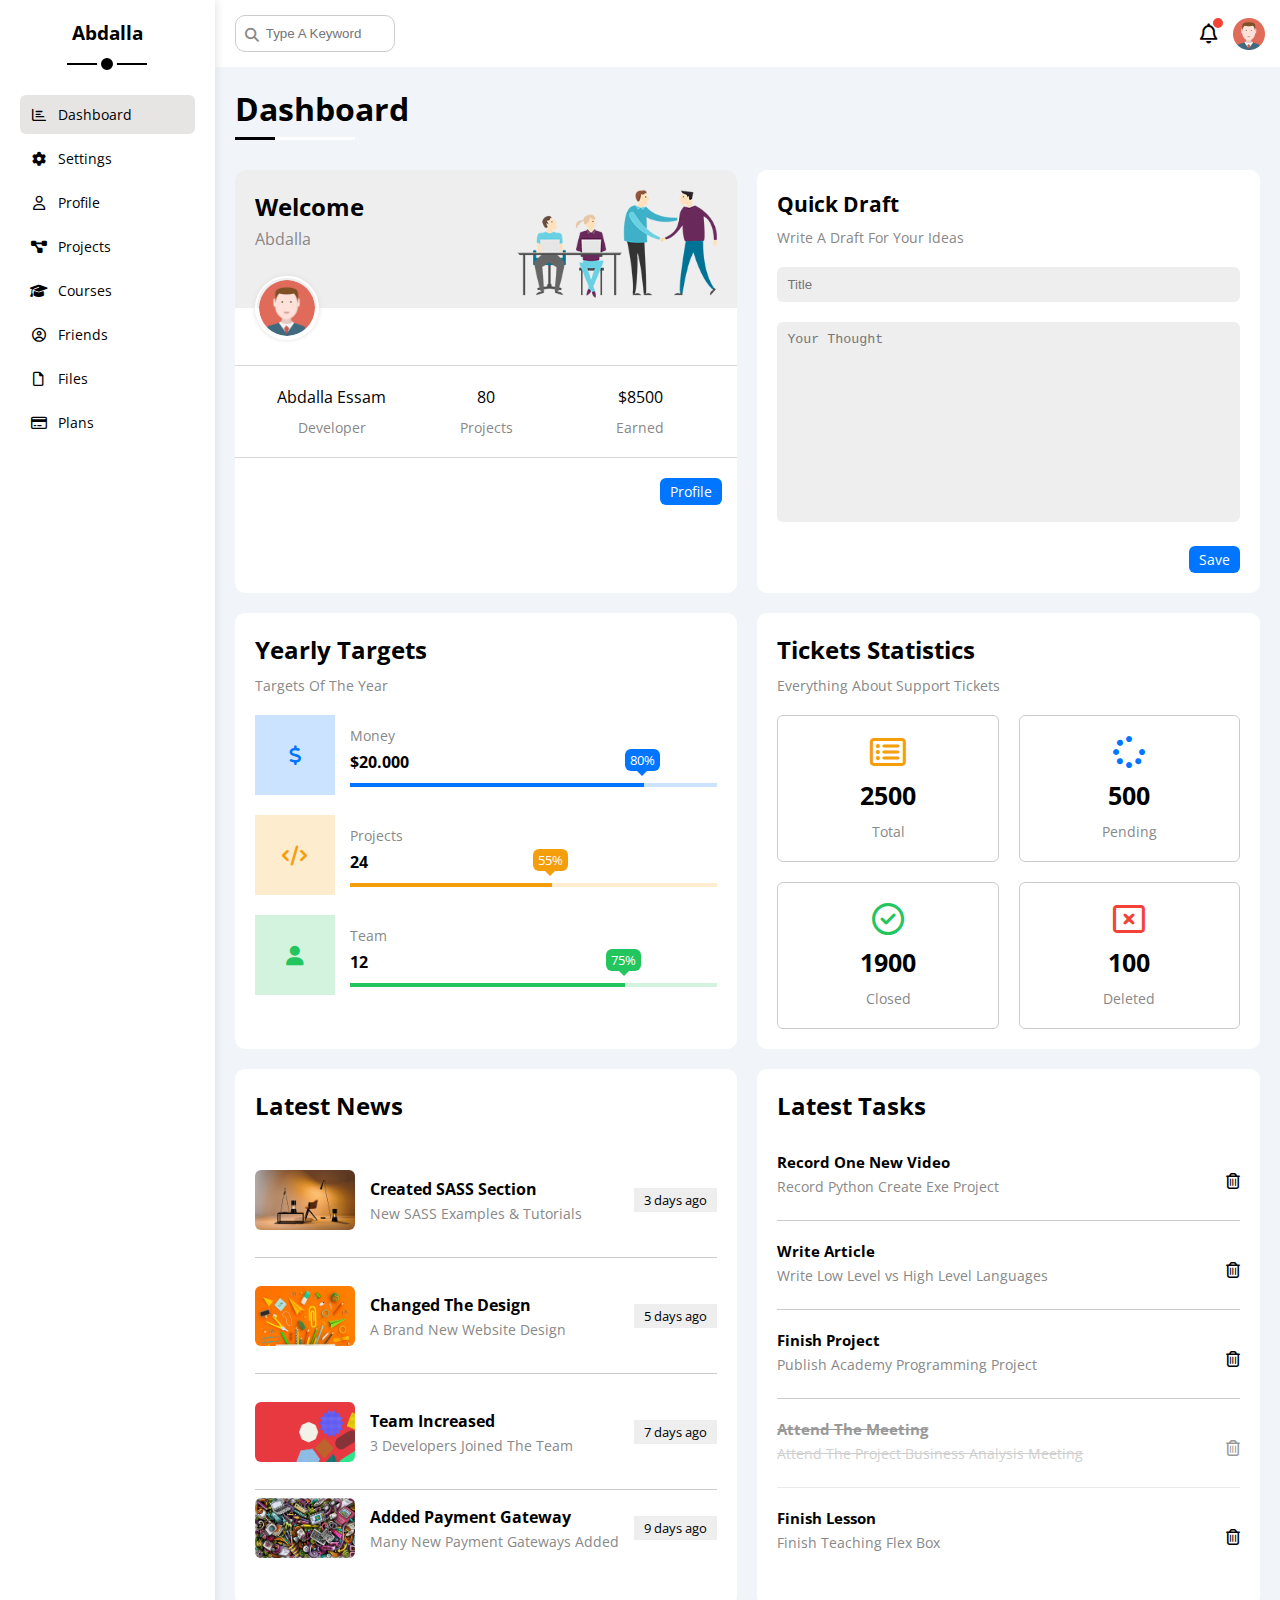
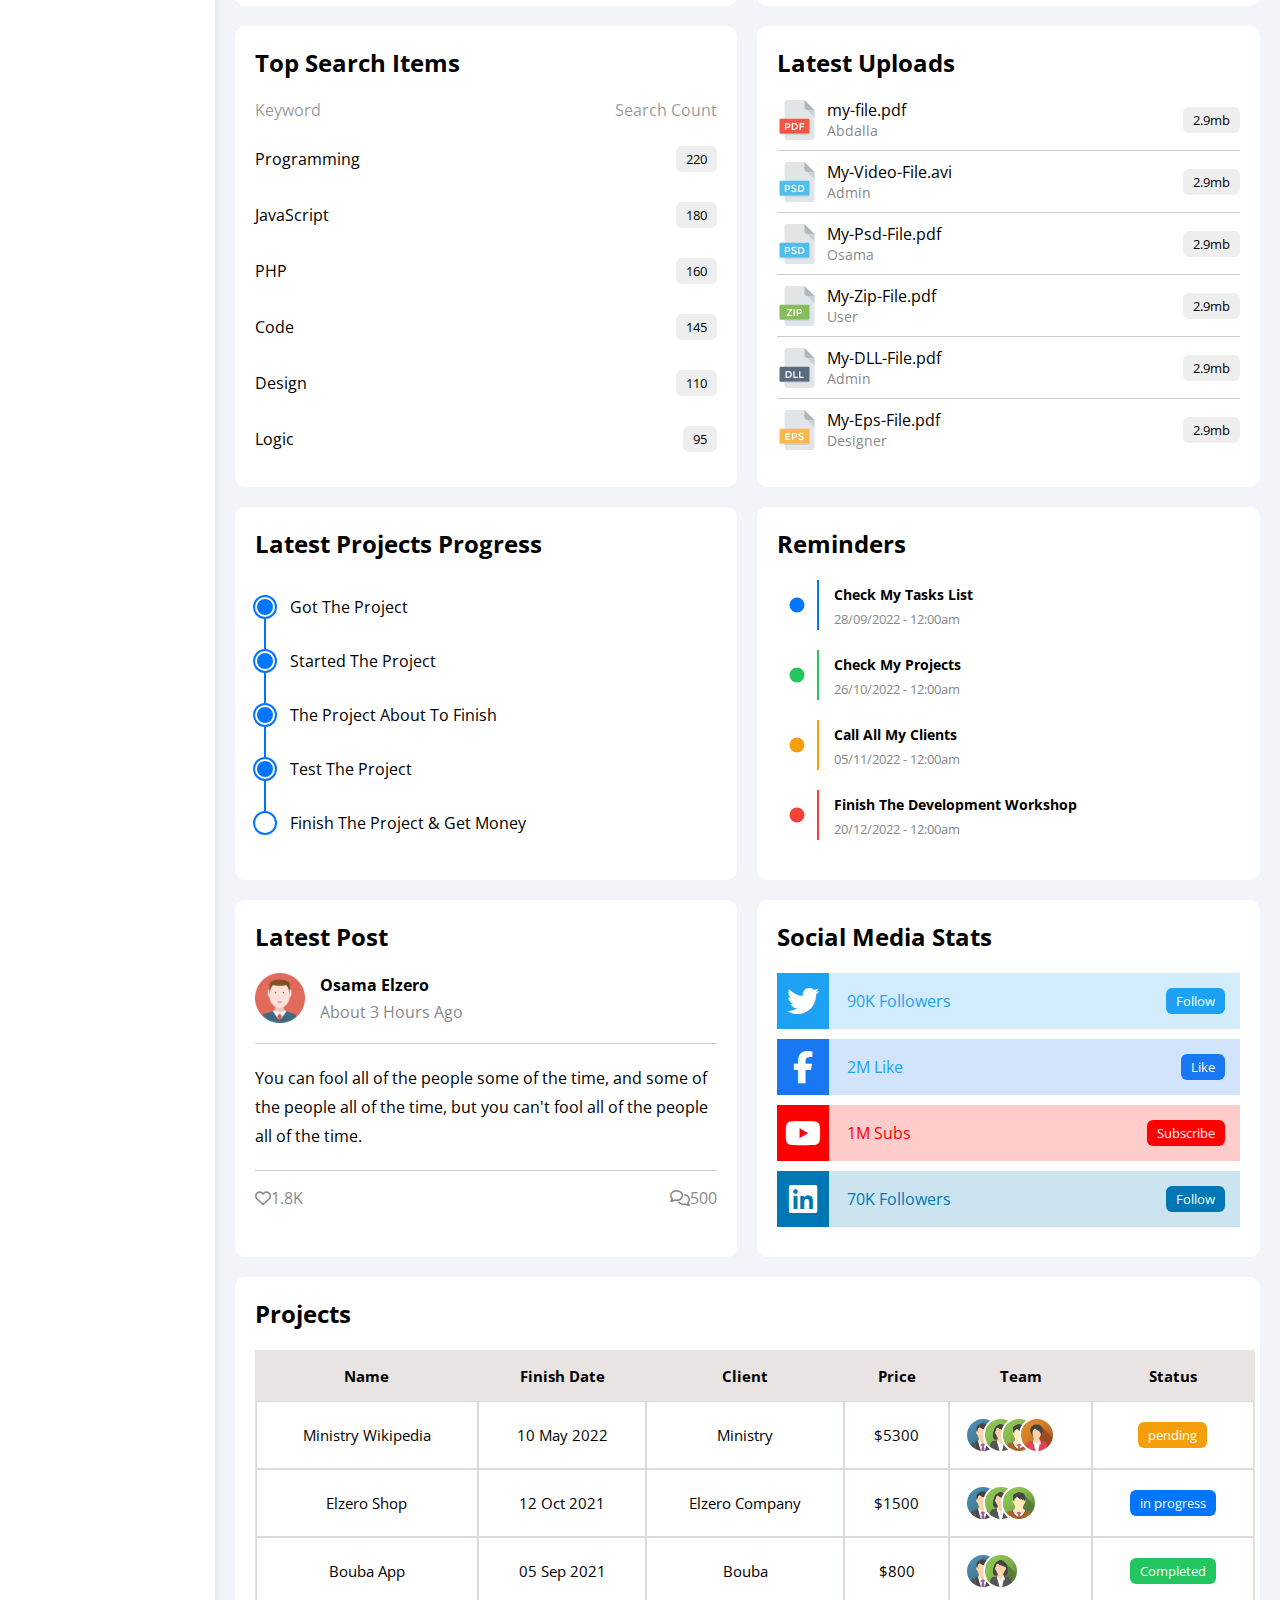
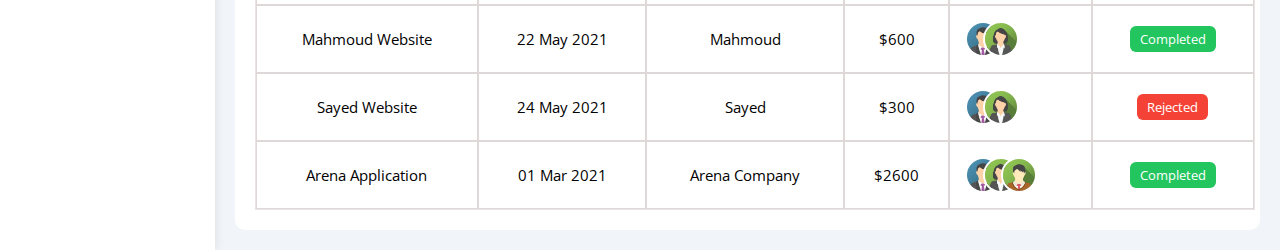
<file: index.html>
<!DOCTYPE html>
<html lang="en">
  <head>
    <meta charset="UTF-8" />
    <meta name="viewport" content="width=device-width, initial-scale=1.0" />
    <!-- Font Awesome Library  -->
    <link rel="stylesheet" href="./CSS/all.min.css" />
    <link rel="stylesheet" href="./CSS/My Frame Work.css" />
    <link rel="stylesheet" href="./CSS/Master.css" />
    <!-- Google Fonts  -->
    <link rel="preconnect" href="https://fonts.googleapis.com" />
    <link rel="preconnect" href="https://fonts.gstatic.com" crossorigin />
    <link
      href="https://fonts.googleapis.com/css2?family=Open+Sans:ital,wght@0,300..800;1,300..800&display=swap"
      rel="stylesheet"
    />
    <title>Dashboard</title>
  </head>
  <body>
    <!-- Start Dashboard Page  -->
    <div class="page d-flex">
      <!-- Start Sidebar  -->
      <div class="sidebar bg-white p-20 p-relative">
        <h3 class="p-relative txt-c mt-0">Abdalla</h3>
        <ul>
          <li>
            <a
              class="active d-flex align-center fs-14 c-black rad-6 p-10"
              href="index.html"
            >
              <i class="fa-regular fa-chart-bar fa-fw"></i>
              <span class="fs-14 hide-mobile">Dashboard</span>
            </a>
          </li>
          <li>
            <a
              class="d-flex align-center fs-14 c-black rad-6 p-10"
              href="settings.html"
            >
              <i class="fa-solid fa-gear fa-fw"></i>
              <span class="fs-14 hide-mobile">Settings</span>
            </a>
          </li>
          <li>
            <a
              class="d-flex align-center fs-14 c-black rad-6 p-10"
              href="profile.html"
            >
              <i class="fa-regular fa-user fa-fw"></i>
              <span class="fs-14 hide-mobile">Profile</span>
            </a>
          </li>
          <li>
            <a
              class="d-flex align-center fs-14 c-black rad-6 p-10"
              href="projects.html"
            >
              <i class="fa-solid fa-diagram-project fa-fw"></i>
              <span class="fs-14 hide-mobile">Projects</span>
            </a>
          </li>
          <li>
            <a
              class="d-flex align-center fs-14 c-black rad-6 p-10"
              href="courses.html"
            >
              <i class="fa-solid fa-graduation-cap fa-fw"></i>
              <span class="fs-14 hide-mobile">Courses</span>
            </a>
          </li>
          <li>
            <a
              class="d-flex align-center fs-14 c-black rad-6 p-10"
              href="friends.html"
            >
              <i class="fa-regular fa-circle-user fa-fw"></i>
              <span class="fs-14 hide-mobile">Friends</span>
            </a>
          </li>
          <li>
            <a
              class="d-flex align-center fs-14 c-black rad-6 p-10"
              href="files.html"
            >
              <i class="fa-regular fa-file fa-fw"></i>
              <span class="fs-14 hide-mobile">Files</span>
            </a>
          </li>
          <li>
            <a
              class="d-flex align-center fs-14 c-black rad-6 p-10"
              href="plans.html"
            >
              <i class="fa-regular fa-credit-card fa-fw"></i>
              <span class="fs-14 hide-mobile">Plans</span>
            </a>
          </li>
        </ul>
      </div>
      <div class="content w-full">
        <!-- Start Head -->
        <div class="head bg-white p-15 between-flex">
          <div class="search p-relative">
            <input
              class="p-10 rad-10"
              type="search"
              placeholder="Type A Keyword"
            />
          </div>
          <div class="icons d-flex align-center">
            <span class="notification p-relative">
              <i class="fa-regular fa-bell fa-lg"></i>
            </span>
            <img decoding="async" src="imgs/avatar.png" alt="" />
          </div>
        </div>
        <!-- End Head -->
        <h1 class="p-relative">Dashboard</h1>
        <div class="wrapper d-grid gap-20">
          <!-- Start Welcome Widget -->
          <div class="welcome bg-white rad-10 txt-c-mobile block-mobile">
            <div class="intro p-20 d-flex space-between bg-eee">
              <div>
                <h2 class="m-0">Welcome</h2>
                <p class="c-grey mt-5">Abdalla</p>
              </div>
              <img
                decoding="async"
                class="hide-mobile"
                src="imgs/welcome.png"
                alt=""
              />
            </div>
            <img decoding="async" src="imgs/avatar.png" alt="" class="avatar" />
            <div class="body txt-c d-flex p-20 mt-20 mb-20 block-mobile">
              <div>
                Abdalla Essam
                <span class="d-block c-grey fs-14 mt-10">Developer</span>
              </div>
              <div>
                80 <span class="d-block c-grey fs-14 mt-10">Projects</span>
              </div>
              <div>
                $8500 <span class="d-block c-grey fs-14 mt-10">Earned</span>
              </div>
            </div>
            <a
              href="profile.html"
              class="visit d-block fs-14 bg-blue c-white w-fit btn-shape"
              >Profile</a
            >
          </div>
          <!-- End Welcome Widget -->
          <!-- start Quick Draft Widget  -->
          <div
            class="Quick bg-white rad-10 txt-c-mobile block-mobile p-20 fs-14"
          >
            <h2 class="m-0">Quick Draft</h2>
            <p class="mt-10 mb-20 c-grey">Write A Draft For Your Ideas</p>
            <input
              type="text"
              placeholder="Title"
              class="bg-eee w-full rad-6 mb-20 p-10"
            />
            <textarea
              placeholder="Your Thought"
              class="mb-20 rad-6 w-full bg-eee p-10"
            ></textarea>
            <a href="#" class="d-block fs-14 bg-blue c-white w-fit btn-shape"
              >Save</a
            >
          </div>
          <!-- End Quick Draft Widget  -->
          <!-- Start Yearly Targets  -->
          <div class="targets p-20 bg-white rad-10">
            <h2 class="m-0 txt-c-mobile">Yearly Targets</h2>
            <p class="mt-10 mb-20 c-grey fs-14 txt-c-mobile">
              Targets Of The Year
            </p>
            <div class="target-row mb-20 blue center-flex">
              <div class="icon center-flex">
                <i class="fa-solid fa-dollar-sign fa-lg c-blue"></i>
              </div>
              <div class="details">
                <span class="fs-14 c-grey">Money</span>
                <span class="d-block mt-5 mb-10 fw-bold">$20.000</span>
                <div class="progress p-relative">
                  <span class="bg-blue blue" style="width: 80%">
                    <span class="bg-blue">80%</span>
                  </span>
                </div>
              </div>
            </div>
            <div class="target-row mb-20 center-flex orange">
              <div class="icon center-flex">
                <i class="fa-solid fa-code fa-lg c-orange"></i>
              </div>
              <div class="details">
                <span class="fs-14 c-grey">Projects</span>
                <span class="d-block mt-5 mb-10 fw-bold">24</span>
                <div class="progress p-relative">
                  <span class="bg-orange orange" style="width: 55%">
                    <span class="bg-orange">55%</span>
                  </span>
                </div>
              </div>
            </div>
            <div class="target-row mb-20 center-flex green">
              <div class="icon center-flex">
                <i class="fa-solid fa-user fa-lg c-green"></i>
              </div>
              <div class="details">
                <span class="fs-14 c-grey">Team</span>
                <span class="d-block mt-5 mb-10 fw-bold">12</span>
                <div class="progress p-relative">
                  <span class="bg-green green" style="width: 75%">
                    <span class="bg-green">75%</span>
                  </span>
                </div>
              </div>
            </div>
          </div>
          <!-- End Yearly Targets  -->
          <!-- ------------------ -->
          <!-- Start Tickets  -->
          <div class="tickets p-20 bg-white rad-10">
            <h2 class="m-0 txt-c-mobile">Tickets Statistics</h2>
            <p class="mt-10 mb-20 c-grey fs-14 txt-c-mobile">
              Everything About Support Tickets
            </p>
            <div class="content d-flex f-wrap gap-20">
              <div class="box center-flex p-20 rad-6">
                <i class="fa-regular fa-rectangle-list fa-2x c-orange"></i>
                <span class="d-block fs-25 fw-bold mt-10 mb-10">2500</span>
                <span class="d-block c-grey fs-14">Total</span>
              </div>
              <div class="box center-flex p-20 rad-6">
                <i class="fa-solid fa-spinner fa-2x c-blue"></i>
                <span class="d-block fs-25 fw-bold mt-10 mb-10">500</span>
                <span class="d-block c-grey fs-14">Pending</span>
              </div>
              <div class="box center-flex p-20 rad-6">
                <i class="fa-regular fa-circle-check fa-2x c-green"></i>
                <span class="d-block fs-25 fw-bold mt-10 mb-10">1900</span>
                <span class="d-block c-grey fs-14">Closed</span>
              </div>
              <div class="box center-flex p-20 rad-6">
                <i class="fa-regular fa-rectangle-xmark fa-2x c-red"></i>
                <span class="d-block fs-25 fw-bold mt-10 mb-10">100</span>
                <span class="d-block c-grey fs-14">Deleted</span>
              </div>
            </div>
          </div>
          <!-- End Tickets  -->
          <!-- --------------- -->
          <!-- Latest News -->
          <div class="news p-20 bg-white rad-10">
            <h2 class="mb-20 mt-0 txt-c-mobile">Latest News</h2>
            <div class="row d-flex align-center">
              <img class="txt-c-mobile" src="./imgs/news-01.png" alt="" />
              <div class="info between-flex ml-15">
                <div class="text txt-c-mobile">
                  <h3>Created SASS Section</h3>
                  <p class="fs-14 c-grey">New SASS Examples & Tutorials</p>
                </div>
                <span>3 days ago</span>
              </div>
            </div>
            <div class="row d-flex align-center">
              <img src="./imgs/news-02.png" alt="" />
              <div class="info between-flex ml-15">
                <div class="text txt-c-mobile">
                  <h3>Changed The Design</h3>
                  <p class="fs-14 c-grey">A Brand New Website Design</p>
                </div>
                <span>5 days ago</span>
              </div>
            </div>
            <div class="row d-flex align-center">
              <img src="./imgs/news-03.png" alt="" />
              <div class="info between-flex ml-15">
                <div class="text txt-c-mobile">
                  <h3>Team Increased</h3>
                  <p class="fs-14 c-grey">3 Developers Joined The Team</p>
                </div>
                <span>7 days ago</span>
              </div>
            </div>
            <div class="row d-flex align-center">
              <img src="./imgs/news-04.png" alt="" />
              <div class="info between-flex ml-15">
                <div class="text txt-c-mobile">
                  <h3>Added Payment Gateway</h3>
                  <p class="fs-14 c-grey">Many New Payment Gateways Added</p>
                </div>
                <span>9 days ago</span>
              </div>
            </div>
          </div>
          <!-- End News -->
          <!-- ------------ -->
          <!-- Start Tasks  -->
          <div class="tasks p-20 bg-white rad-10">
            <h2 class="mb-20 mt-0 txt-c-mobile">Latest Tasks</h2>
            <div class="row between-flex pb-10 pt-10 mb-10">
              <div class="info">
                <h3 class="m-0 fs-15">Record One New Video</h3>
                <p class="fs-14 c-grey mt-5">
                  Record Python Create Exe Project
                </p>
              </div>
              <i class="fa-regular fa-trash-can delete"></i>
            </div>
            <div class="row between-flex pb-10 pt-10 mb-10">
              <div class="info">
                <h3 class="m-0 fs-15">Write Article</h3>
                <p class="fs-14 c-grey mt-5">
                  Write Low Level vs High Level Languages
                </p>
              </div>
              <i class="fa-regular fa-trash-can delete"></i>
            </div>
            <div class="row between-flex pb-10 pt-10 mb-10">
              <div class="info">
                <h3 class="m-0 fs-15">Finish Project</h3>
                <p class="fs-14 c-grey mt-5">
                  Publish Academy Programming Project
                </p>
              </div>
              <i class="fa-regular fa-trash-can delete"></i>
            </div>
            <div class="row special between-flex pb-10 pt-10 mb-10">
              <div class="info">
                <h3 class="m-0 fs-15"><del>Attend The Meeting</del></h3>
                <p class="fs-14 c-grey mt-5">
                  <del>Attend The Project Business Analysis Meeting</del>
                </p>
              </div>
              <i class="fa-regular fa-trash-can delete"></i>
            </div>
            <div class="row between-flex pb-10 pt-10 mb-10">
              <div class="info">
                <h3 class="m-0 fs-15">Finish Lesson</h3>
                <p class="fs-14 c-grey mt-5">Finish Teaching Flex Box</p>
              </div>
              <i class="fa-regular fa-trash-can delete"></i>
            </div>
          </div>
          <!-- End Tasks  -->
          <!-- ---------- -->
          <!-- Start Top Search  -->
          <div class="top p-20 bg-white rad-10">
            <h2 class="mb-20 mt-0 txt-c-mobile">Top Search Items</h2>
            <div class="row head-row pb-10 between-flex">
              <span>Keyword</span>
              <span>Search Count</span>
            </div>
            <div class="row pt-15 pb-15 between-flex">
              <span>Programming</span>
              <span class="btn-shape bg-eee fs-13">220</span>
            </div>
            <div class="row pt-15 pb-15 between-flex">
              <span>JavaScript</span>
              <span class="btn-shape bg-eee fs-13">180</span>
            </div>
            <div class="row pt-15 pb-15 between-flex">
              <span>PHP</span>
              <span class="btn-shape bg-eee fs-13">160</span>
            </div>
            <div class="row pt-15 pb-15 between-flex">
              <span>Code</span>
              <span class="btn-shape bg-eee fs-13">145</span>
            </div>
            <div class="row pt-15 pb-15 between-flex">
              <span>Design</span>
              <span class="btn-shape bg-eee fs-13">110</span>
            </div>
            <div class="row pt-15 pb-15 between-flex">
              <span>Logic</span>
              <span class="btn-shape bg-eee fs-13">95</span>
            </div>
          </div>
          <!-- End Top Search  -->
          <!-- --------------- -->
          <!-- Start Latest Uploads  -->
          <div class="upload bg-white p-20 rad-10">
            <h2 class="mb-20 mt-0 txt-c-mobile">Latest Uploads</h2>
            <div class="row between-flex pb-10">
              <div class="info d-flex align-center f-1">
                <img src="./imgs/pdf.svg" alt="" />
                <div class="text">
                  <p class="m-0">my-file.pdf</p>
                  <p class="m-0 c-grey fs-14">Abdalla</p>
                </div>
              </div>
              <span class="btn-shape fs-13 bg-eee">2.9mb</span>
            </div>
            <div class="row between-flex pt-10 pb-10">
              <div class="info d-flex align-center f-1">
                <img src="./imgs/psd.svg" alt="" />
                <div class="text">
                  <p class="m-0">My-Video-File.avi</p>
                  <p class="m-0 c-grey fs-14">Admin</p>
                </div>
              </div>
              <span class="btn-shape fs-13 bg-eee">2.9mb</span>
            </div>
            <div class="row between-flex pt-10 pb-10">
              <div class="info d-flex align-center f-1">
                <img src="./imgs/psd.svg" alt="" />
                <div class="text">
                  <p class="m-0">My-Psd-File.pdf</p>
                  <p class="m-0 c-grey fs-14">Osama</p>
                </div>
              </div>
              <span class="btn-shape fs-13 bg-eee">2.9mb</span>
            </div>
            <div class="row between-flex pt-10 pb-10">
              <div class="info d-flex align-center f-1">
                <img src="./imgs/zip.svg" alt="" />
                <div class="text">
                  <p class="m-0">My-Zip-File.pdf</p>
                  <p class="m-0 c-grey fs-14">User</p>
                </div>
              </div>
              <span class="btn-shape fs-13 bg-eee">2.9mb</span>
            </div>
            <div class="row between-flex pt-10 pb-10">
              <div class="info d-flex align-center f-1">
                <img src="./imgs/dll.svg" alt="" />
                <div class="text">
                  <p class="m-0">My-DLL-File.pdf</p>
                  <p class="m-0 c-grey fs-14">Admin</p>
                </div>
              </div>
              <span class="btn-shape fs-13 bg-eee">2.9mb</span>
            </div>
            <div class="row between-flex pt-10">
              <div class="info d-flex align-center f-1">
                <img src="./imgs/eps.svg" alt="" />
                <div class="text">
                  <p class="m-0">My-Eps-File.pdf</p>
                  <p class="m-0 c-grey fs-14">Designer</p>
                </div>
              </div>
              <span class="btn-shape fs-13 bg-eee">2.9mb</span>
            </div>
          </div>
          <!-- End Latest Uploads  -->
          <!-- ------------------ -->
          <!-- Start Latest Projects  -->
          <div class="project bg-white rad-10 p-20">
            <h2 class="mb-20 mt-0 txt-c-mobile">Latest Projects Progress</h2>
            <div class="row d-flex align-center">
              <div class="shape mr-15"></div>
              <p>Got The Project</p>
            </div>
            <div class="row d-flex align-center">
              <div class="shape mr-15"></div>
              <p>Started The Project</p>
            </div>
            <div class="row d-flex align-center">
              <div class="shape mr-15"></div>
              <p>The Project About To Finish</p>
            </div>
            <div class="row special d-flex align-center">
              <div class="shape mr-15"></div>
              <p>Test The Project</p>
            </div>
            <div class="row d-flex align-center">
              <div class="shape mr-15"></div>
              <p>Finish The Project & Get Money</p>
            </div>
          </div>
          <!-- End Latest Projects  -->
          <!-- ------------------- -->
          <!-- Start Reminders  -->
          <div class="reminders bg-white rad-10 p-20">
            <h2 class="mb-20 mt-0 txt-c-mobile">Reminders</h2>
            <div class="row blue mb-20 d-flex align-center">
              <div class="circle mr-15"><span></span></div>
              <div class="info">
                <span class="fs-14 fw-bold">Check My Tasks List</span>
                <span class="d-block c-grey fs-13 mt-5"
                  >28/09/2022 - 12:00am</span
                >
              </div>
            </div>
            <div class="row green mb-20 d-flex align-center">
              <div class="circle mr-15"><span></span></div>
              <div class="info">
                <span class="fs-14 fw-bold">Check My Projects</span>
                <span class="d-block c-grey fs-13 mt-5"
                  >26/10/2022 - 12:00am</span
                >
              </div>
            </div>
            <div class="row orange mb-20 d-flex align-center">
              <div class="circle mr-15"><span></span></div>
              <div class="info">
                <span class="fs-14 fw-bold">Call All My Clients</span>
                <span class="d-block c-grey fs-13 mt-5"
                  >05/11/2022 - 12:00am</span
                >
              </div>
            </div>
            <div class="row red mb-20 d-flex align-center">
              <div class="circle mr-15"><span></span></div>
              <div class="info">
                <span class="fs-14 fw-bold"
                  >Finish The Development Workshop</span
                >
                <span class="d-block c-grey fs-13 mt-5"
                  >20/12/2022 - 12:00am</span
                >
              </div>
            </div>
          </div>
          <!-- End Reminders  -->
          <!-- -------------- -->
          <!-- Start Latest Posts  -->
          <div class="post bg-white rad-10 p-20">
            <h2 class="mb-20 mt-0 txt-c-mobile">Latest Post</h2>
            <div class="header d-flex align-center mb-20">
              <img src="./imgs/avatar.png" alt="" />
              <div class="info">
                <span class="mt-0 fw-bold">Osama Elzero</span>
                <span class="d-block c-grey mt-5">About 3 Hours Ago</span>
              </div>
            </div>
            <p class="pb-20 pt-20 text">
              You can fool all of the people some of the time, and some of the
              people all of the time, but you can't fool all of the people all
              of the time.
            </p>
            <div class="react between-flex">
              <span class="d-flex align-center"
                ><i class="fa-regular fa-heart c-grey mr-5"></i>
                <p class="c-grey">1.8K</p></span
              >
              <span class="d-flex align-center"
                ><i class="fa-regular fa-comments c-grey mr-5"></i>
                <p class="c-grey">500</p></span
              >
            </div>
          </div>
          <!-- End Latest Posts  -->
          <!-- ------------------- -->
          <!-- Start Social Media  -->
          <div class="social-media p-20 bg-white rad-10 p-relative">
            <h2 class="mt-0 mb-25">Social Media Stats</h2>
            <div class="box twitter p-15 p-relative mb-10 between-flex">
              <i
                class="fa-brands fa-twitter fa-2x c-white h-full center-flex"
              ></i>
              <span>90K Followers</span>
              <a class="fs-13 c-white btn-shape" href="#">Follow</a>
            </div>
            <div class="box facebook p-15 p-relative mb-10 between-flex">
              <i
                class="fa-brands fa-facebook-f fa-2x c-white h-full center-flex"
              ></i>
              <span>2M Like</span>
              <a class="fs-13 c-white btn-shape" href="#">Like</a>
            </div>
            <div class="box youtube p-15 p-relative mb-10 between-flex">
              <i
                class="fa-brands fa-youtube fa-2x c-white h-full center-flex"
              ></i>
              <span>1M Subs</span>
              <a class="fs-13 c-white btn-shape" href="#">Subscribe</a>
            </div>
            <div class="box linkedin p-15 p-relative mb-10 between-flex">
              <i
                class="fa-brands fa-linkedin fa-2x c-white h-full center-flex"
              ></i>
              <span>70K Followers</span>
              <a class="fs-13 c-white btn-shape" href="#">Follow</a>
            </div>
          </div>
        </div>
        <!-- End Social Media  -->
        <!-- ---------------- -->
        <!-- Start Table  -->
        <div class="table p-20 bg-white rad-10 m-20">
          <h2 class="mt-0 mb-25">Projects</h2>
          <table>
            <thead>
              <th>Name</th>
              <th>Finish Date</th>
              <th>Client</th>
              <th>Price</th>
              <th>Team</th>
              <th>Status</th>
            </thead>
            <tbody>
              <tr>
                <td>Ministry Wikipedia</td>
                <td>10 May 2022</td>
                <td>Ministry</td>
                <td>$5300</td>
                <td>
                  <div class="images">
                    <img src="./imgs/team-01.png" alt="" />
                    <img src="./imgs/team-02.png" alt="" />
                    <img src="./imgs/team-03.png" alt="" />
                    <img src="./imgs/team-04.png" alt="" />
                  </div>
                </td>
                <td>
                  <p href="#" class="btn-shape fs-13 c-white bg-orange w-fit"
                    >pending</p
                  >
                </td>
              </tr>
              <tr>
                <td>Elzero Shop</td>
                <td>12 Oct 2021</td>
                <td>Elzero Company</td>
                <td>$1500</td>
                <td>
                  <div class="images">
                    <img src="./imgs/team-01.png" alt="" />
                    <img src="./imgs/team-02.png" alt="" />
                    <img src="./imgs/team-03.png" alt="" />
                  </div>
                </td>
                <td>
                  <p href="#" class="btn-shape fs-13 c-white bg-blue w-fit"
                    >in progress</p
                  >
                </td>
              </tr>
              <tr>
                <td>Bouba App</td>
                <td>05 Sep 2021</td>
                <td>Bouba</td>
                <td>$800</td>
                <td>
                  <div class="images">
                    <img src="./imgs/team-01.png" alt="" />
                    <img src="./imgs/team-02.png" alt="" />
                  </div>
                </td>
                <td>
                  <p href="#" class="btn-shape fs-13 c-white bg-green w-fit"
                    >Completed</p
                  >
                </td>
              </tr>
              <tr>
                <td>Mahmoud Website</td>
                <td>22 May 2021</td>
                <td>Mahmoud</td>
                <td>$600</td>
                <td>
                  <div class="images">
                    <img src="./imgs/team-01.png" alt="" />
                    <img src="./imgs/team-02.png" alt="" />
                  </div>
                </td>
                <td>
                  <p href="#" class="btn-shape fs-13 c-white bg-green w-fit"
                    >Completed</p
                  >
                </td>
              </tr>
              <tr>
                <td>Sayed Website</td>
                <td>24 May 2021</td>
                <td>Sayed</td>
                <td>$300</td>
                <td>
                  <div class="images">
                    <img src="./imgs/team-01.png" alt="" />
                    <img src="./imgs/team-02.png" alt="" />
                  </div>
                </td>
                <td>
                  <p href="#" class="btn-shape fs-13 c-white bg-red w-fit"
                    >Rejected</p
                  >
                </td>
              </tr>
              <tr>
                <td>Arena Application</td>
                <td>01 Mar 2021</td>
                <td>Arena Company</td>
                <td>$2600</td>
                <td>
                  <div class="images">
                    <img src="./imgs/team-01.png" alt="" />
                    <img src="./imgs/team-02.png" alt="" />
                    <img src="./imgs/team-03.png" alt="" />
                  </div>
                </td>
                <td>
                  <p class="btn-shape fs-13 c-white bg-green w-fit"
                    >Completed</p
                  >
                </td>
              </tr>
            </tbody>
          </table>
        </div>
        <!-- End Table  -->
      </div>
    </div>
  </body>
</html>
</file>
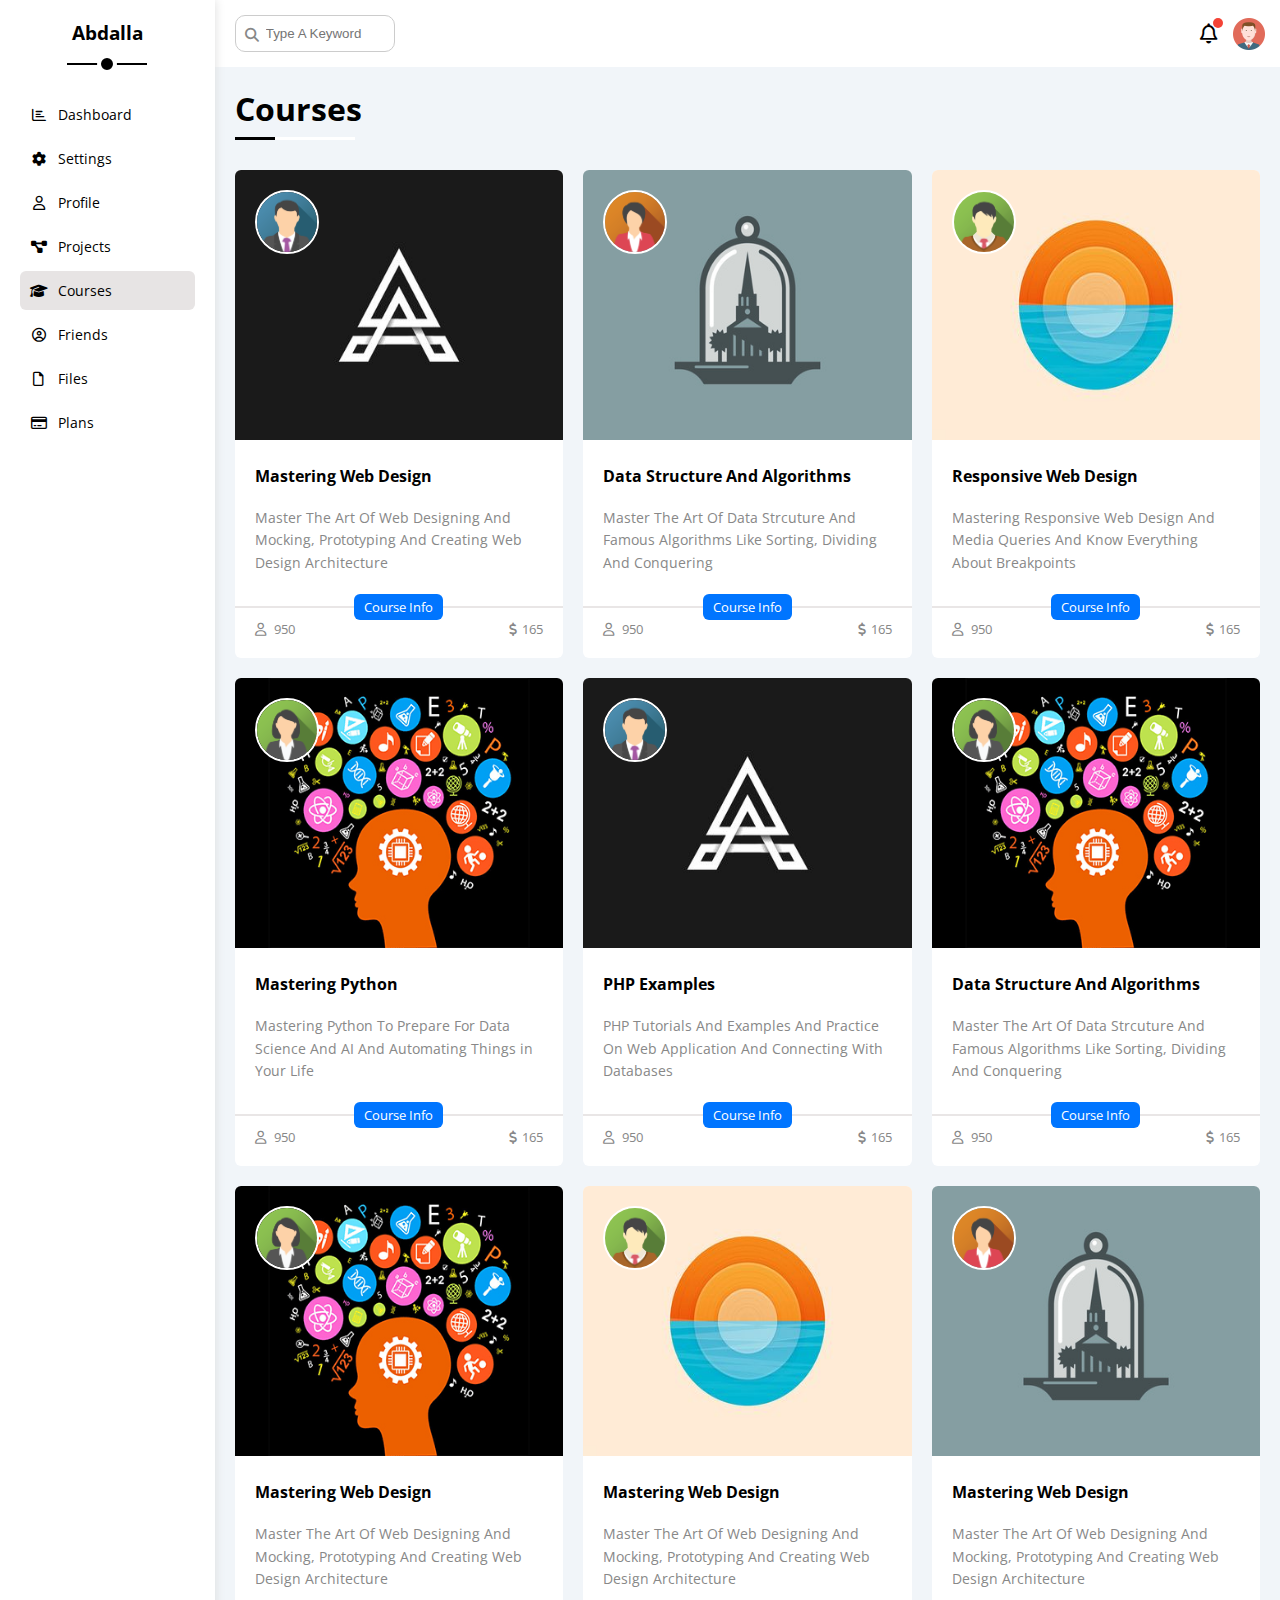
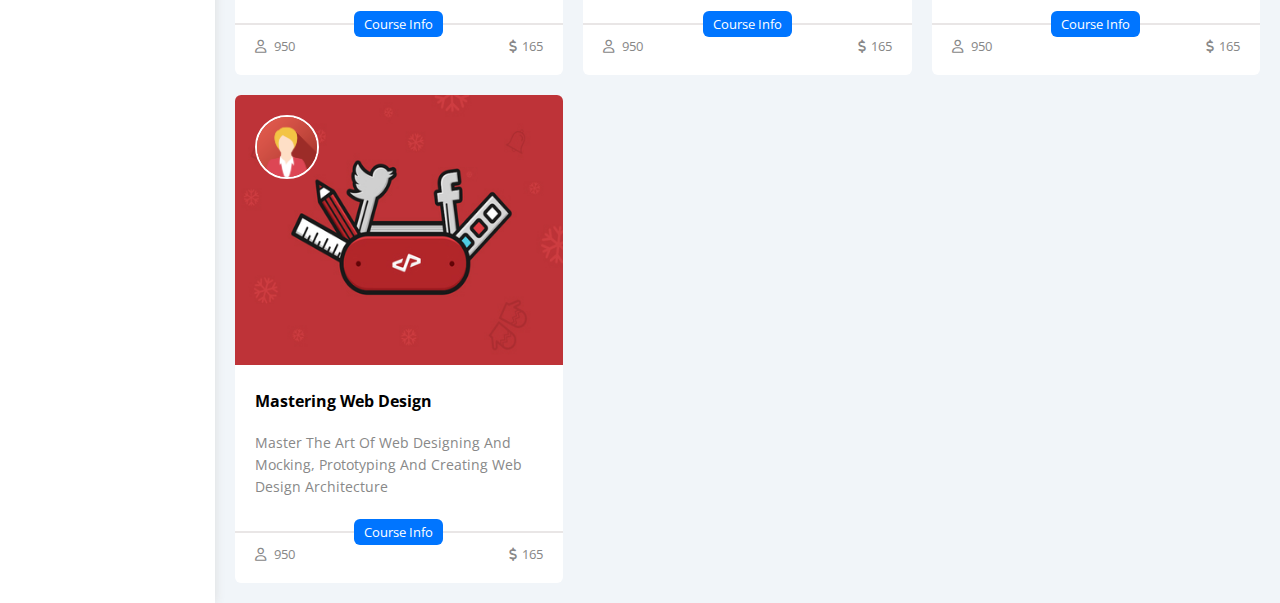
<file: courses.html>
<!DOCTYPE html>
<html lang="en">
  <head>
    <meta charset="UTF-8" />
    <meta name="viewport" content="width=device-width, initial-scale=1.0" />
    <title>Courses</title>
    <!-- Font Awesome Library  -->
    <link rel="stylesheet" href="./CSS/all.min.css" />
    <link rel="stylesheet" href="./CSS/My Frame Work.css" />
    <link rel="stylesheet" href="./CSS/Master.css" />
    <!-- Google Fonts  -->
    <link rel="preconnect" href="https://fonts.googleapis.com" />
    <link rel="preconnect" href="https://fonts.gstatic.com" crossorigin />
    <link
      href="https://fonts.googleapis.com/css2?family=Open+Sans:ital,wght@0,300..800;1,300..800&display=swap"
      rel="stylesheet"
    />
  </head>
  <body>
    <div class="page d-flex">
      <div class="sidebar bg-white p-20 p-relative">
        <h3 class="p-relative txt-c mt-0">Abdalla</h3>
        <ul>
          <li>
            <a
              class="d-flex align-center fs-14 c-black rad-6 p-10"
              href="index.html"
            >
              <i class="fa-regular fa-chart-bar fa-fw"></i>
              <span class="fs-14 hide-mobile">Dashboard</span>
            </a>
          </li>
          <li>
            <a
              class="d-flex align-center fs-14 c-black rad-6 p-10"
              href="settings.html"
            >
              <i class="fa-solid fa-gear fa-fw"></i>
              <span class="fs-14 hide-mobile">Settings</span>
            </a>
          </li>
          <li>
            <a
              class="d-flex align-center fs-14 c-black rad-6 p-10"
              href="profile.html"
            >
              <i class="fa-regular fa-user fa-fw"></i>
              <span class="fs-14 hide-mobile">Profile</span>
            </a>
          </li>
          <li>
            <a
              class=" d-flex align-center fs-14 c-black rad-6 p-10"
              href="projects.html"
            >
              <i class="fa-solid fa-diagram-project fa-fw"></i>
              <span class="fs-14 hide-mobile">Projects</span>
            </a>
          </li>
          <li>
            <a
              class="active d-flex align-center fs-14 c-black rad-6 p-10"
              href="courses.html"
            >
              <i class="fa-solid fa-graduation-cap fa-fw"></i>
              <span class="fs-14 hide-mobile">Courses</span>
            </a>
          </li>
          <li>
            <a
              class="d-flex align-center fs-14 c-black rad-6 p-10"
              href="friends.html"
            >
              <i class="fa-regular fa-circle-user fa-fw"></i>
              <span class="fs-14 hide-mobile">Friends</span>
            </a>
          </li>
          <li>
            <a
              class="d-flex align-center fs-14 c-black rad-6 p-10"
              href="files.html"
            >
              <i class="fa-regular fa-file fa-fw"></i>
              <span class="fs-14 hide-mobile">Files</span>
            </a>
          </li>
          <li>
            <a
              class="d-flex align-center fs-14 c-black rad-6 p-10"
              href="plans.html"
            >
              <i class="fa-regular fa-credit-card fa-fw"></i>
              <span class="fs-14 hide-mobile">Plans</span>
            </a>
          </li>
        </ul>
      </div>
      <div class="content w-full">
        <!-- Start Head -->
        <div class="head bg-white p-15 between-flex">
          <div class="search p-relative">
            <input
              class="p-10 rad-10"
              type="search"
              placeholder="Type A Keyword"
            />
          </div>
          <div class="icons d-flex align-center">
            <span class="notification p-relative">
              <i class="fa-regular fa-bell fa-lg"></i>
            </span>
            <img decoding="async" src="imgs/avatar.png" alt="" />
          </div>
        </div>
        <!-- End Head -->
        <h1 class="p-relative">Courses</h1>
        <div class="courses-page">
          <div class="box rad-6 bg-white p-relative">
            <img class="main w-full" src="./imgs/course-01.jpg" alt="" />
            <img class="alt" src="./imgs/team-01.png" alt="" />
            <div class="info p-20">
              <h3 class="fs-16 mt-0 mb-20">Mastering Web Design</h3>
              <p class="fs-14 c-grey">
                Master The Art Of Web Designing And Mocking, Prototyping And
                Creating Web Design Architecture
              </p>
              <span class="d-block fs-13 w-fit btn-shape bg-blue c-white"
                >Course Info</span
              >
              <div class="foot between-flex mt-0">
                <div><i class="fa-regular fa-user"></i> 950</div>
                <div><i class="fa-solid fa-dollar-sign"></i>165</div>
              </div>
            </div>
          </div>
          <div class="box rad-6 bg-white p-relative">
            <img class="main w-full" src="./imgs/course-04.jpg" alt="" />
            <img class="alt" src="./imgs/team-04.png" alt="" />
            <div class="info p-20">
              <h3 class="fs-16 mt-0 mb-20">Data Structure And Algorithms</h3>
              <p class="fs-14 c-grey">
                Master The Art Of Data Strcuture And Famous Algorithms Like
                Sorting, Dividing And Conquering
              </p>
              <span class="d-block fs-13 w-fit btn-shape bg-blue c-white"
                >Course Info</span
              >
              <div class="foot between-flex mt-0">
                <div><i class="fa-regular fa-user"></i> 950</div>
                <div><i class="fa-solid fa-dollar-sign"></i>165</div>
              </div>
            </div>
          </div>
          <div class="box rad-6 bg-white p-relative">
            <img class="main w-full" src="./imgs/course-03.jpg" alt="" />
            <img class="alt" src="./imgs/team-03.png" alt="" />
            <div class="info p-20">
              <h3 class="fs-16 mt-0 mb-20">Responsive Web Design</h3>
              <p class="fs-14 c-grey">
                Mastering Responsive Web Design And Media Queries And Know
                Everything About Breakpoints
              </p>
              <span class="d-block fs-13 w-fit btn-shape bg-blue c-white"
                >Course Info</span
              >
              <div class="foot between-flex mt-0">
                <div><i class="fa-regular fa-user"></i> 950</div>
                <div><i class="fa-solid fa-dollar-sign"></i>165</div>
              </div>
            </div>
          </div>
          <div class="box rad-6 bg-white p-relative">
            <img class="main w-full" src="./imgs/course-02.jpg" alt="" />
            <img class="alt" src="./imgs/team-02.png" alt="" />
            <div class="info p-20">
              <h3 class="fs-16 mt-0 mb-20">Mastering Python</h3>
              <p class="fs-14 c-grey">
                Mastering Python To Prepare For Data Science And AI And
                Automating Things in Your Life
              </p>
              <span class="d-block fs-13 w-fit btn-shape bg-blue c-white"
                >Course Info</span
              >
              <div class="foot between-flex mt-0">
                <div><i class="fa-regular fa-user"></i> 950</div>
                <div><i class="fa-solid fa-dollar-sign"></i>165</div>
              </div>
            </div>
          </div>
          <div class="box rad-6 bg-white p-relative">
            <img class="main w-full" src="./imgs/course-01.jpg" alt="" />
            <img class="alt" src="./imgs/team-01.png" alt="" />
            <div class="info p-20">
              <h3 class="fs-16 mt-0 mb-20">PHP Examples</h3>
              <p class="fs-14 c-grey">
                PHP Tutorials And Examples And Practice On Web Application And
                Connecting With Databases
              </p>
              <span class="d-block fs-13 w-fit btn-shape bg-blue c-white"
                >Course Info</span
              >
              <div class="foot between-flex mt-0">
                <div><i class="fa-regular fa-user"></i> 950</div>
                <div><i class="fa-solid fa-dollar-sign"></i>165</div>
              </div>
            </div>
          </div>
          <div class="box rad-6 bg-white p-relative">
            <img class="main w-full" src="./imgs/course-02.jpg" alt="" />
            <img class="alt" src="./imgs/team-02.png" alt="" />
            <div class="info p-20">
              <h3 class="fs-16 mt-0 mb-20">Data Structure And Algorithms</h3>
              <p class="fs-14 c-grey">
                Master The Art Of Data Strcuture And Famous Algorithms Like
                Sorting, Dividing And Conquering
              </p>
              <span class="d-block fs-13 w-fit btn-shape bg-blue c-white"
                >Course Info</span
              >
              <div class="foot between-flex mt-0">
                <div><i class="fa-regular fa-user"></i> 950</div>
                <div><i class="fa-solid fa-dollar-sign"></i>165</div>
              </div>
            </div>
          </div>
          <div class="box rad-6 bg-white p-relative">
            <img class="main w-full" src="./imgs/course-02.jpg" alt="" />
            <img class="alt" src="./imgs/team-02.png" alt="" />
            <div class="info p-20">
              <h3 class="fs-16 mt-0 mb-20">Mastering Web Design</h3>
              <p class="fs-14 c-grey">
                Master The Art Of Web Designing And Mocking, Prototyping And
                Creating Web Design Architecture
              </p>
              <span class="d-block fs-13 w-fit btn-shape bg-blue c-white"
                >Course Info</span
              >
              <div class="foot between-flex mt-0">
                <div><i class="fa-regular fa-user"></i> 950</div>
                <div><i class="fa-solid fa-dollar-sign"></i>165</div>
              </div>
            </div>
          </div>
          <div class="box rad-6 bg-white p-relative">
            <img class="main w-full" src="./imgs/course-03.jpg" alt="" />
            <img class="alt" src="./imgs/team-03.png" alt="" />
            <div class="info p-20">
              <h3 class="fs-16 mt-0 mb-20">Mastering Web Design</h3>
              <p class="fs-14 c-grey">
                Master The Art Of Web Designing And Mocking, Prototyping And
                Creating Web Design Architecture
              </p>
              <span class="d-block fs-13 w-fit btn-shape bg-blue c-white"
                >Course Info</span
              >
              <div class="foot between-flex mt-0">
                <div><i class="fa-regular fa-user"></i> 950</div>
                <div><i class="fa-solid fa-dollar-sign"></i>165</div>
              </div>
            </div>
          </div>
          <div class="box rad-6 bg-white p-relative">
            <img class="main w-full" src="./imgs/course-04.jpg" alt="" />
            <img class="alt" src="./imgs/team-04.png" alt="" />
            <div class="info p-20">
              <h3 class="fs-16 mt-0 mb-20">Mastering Web Design</h3>
              <p class="fs-14 c-grey">
                Master The Art Of Web Designing And Mocking, Prototyping And
                Creating Web Design Architecture
              </p>
              <span class="d-block fs-13 w-fit btn-shape bg-blue c-white"
                >Course Info</span
              >
              <div class="foot between-flex mt-0">
                <div><i class="fa-regular fa-user"></i> 950</div>
                <div><i class="fa-solid fa-dollar-sign"></i>165</div>
              </div>
            </div>
          </div>
          <div class="box rad-6 bg-white p-relative">
            <img class="main w-full" src="./imgs/course-05.jpg" alt="" />
            <img class="alt" src="./imgs/team-05.png" alt="" />
            <div class="info p-20">
              <h3 class="fs-16 mt-0 mb-20">Mastering Web Design</h3>
              <p class="fs-14 c-grey">
                Master The Art Of Web Designing And Mocking, Prototyping And
                Creating Web Design Architecture
              </p>
              <span class="d-block fs-13 w-fit btn-shape bg-blue c-white"
                >Course Info</span
              >
              <div class="foot between-flex mt-0">
                <div><i class="fa-regular fa-user"></i> 950</div>
                <div><i class="fa-solid fa-dollar-sign"></i>165</div>
              </div>
            </div>
          </div>
        </div>
      </div>
    </div>
  </body>
</html>
</file>
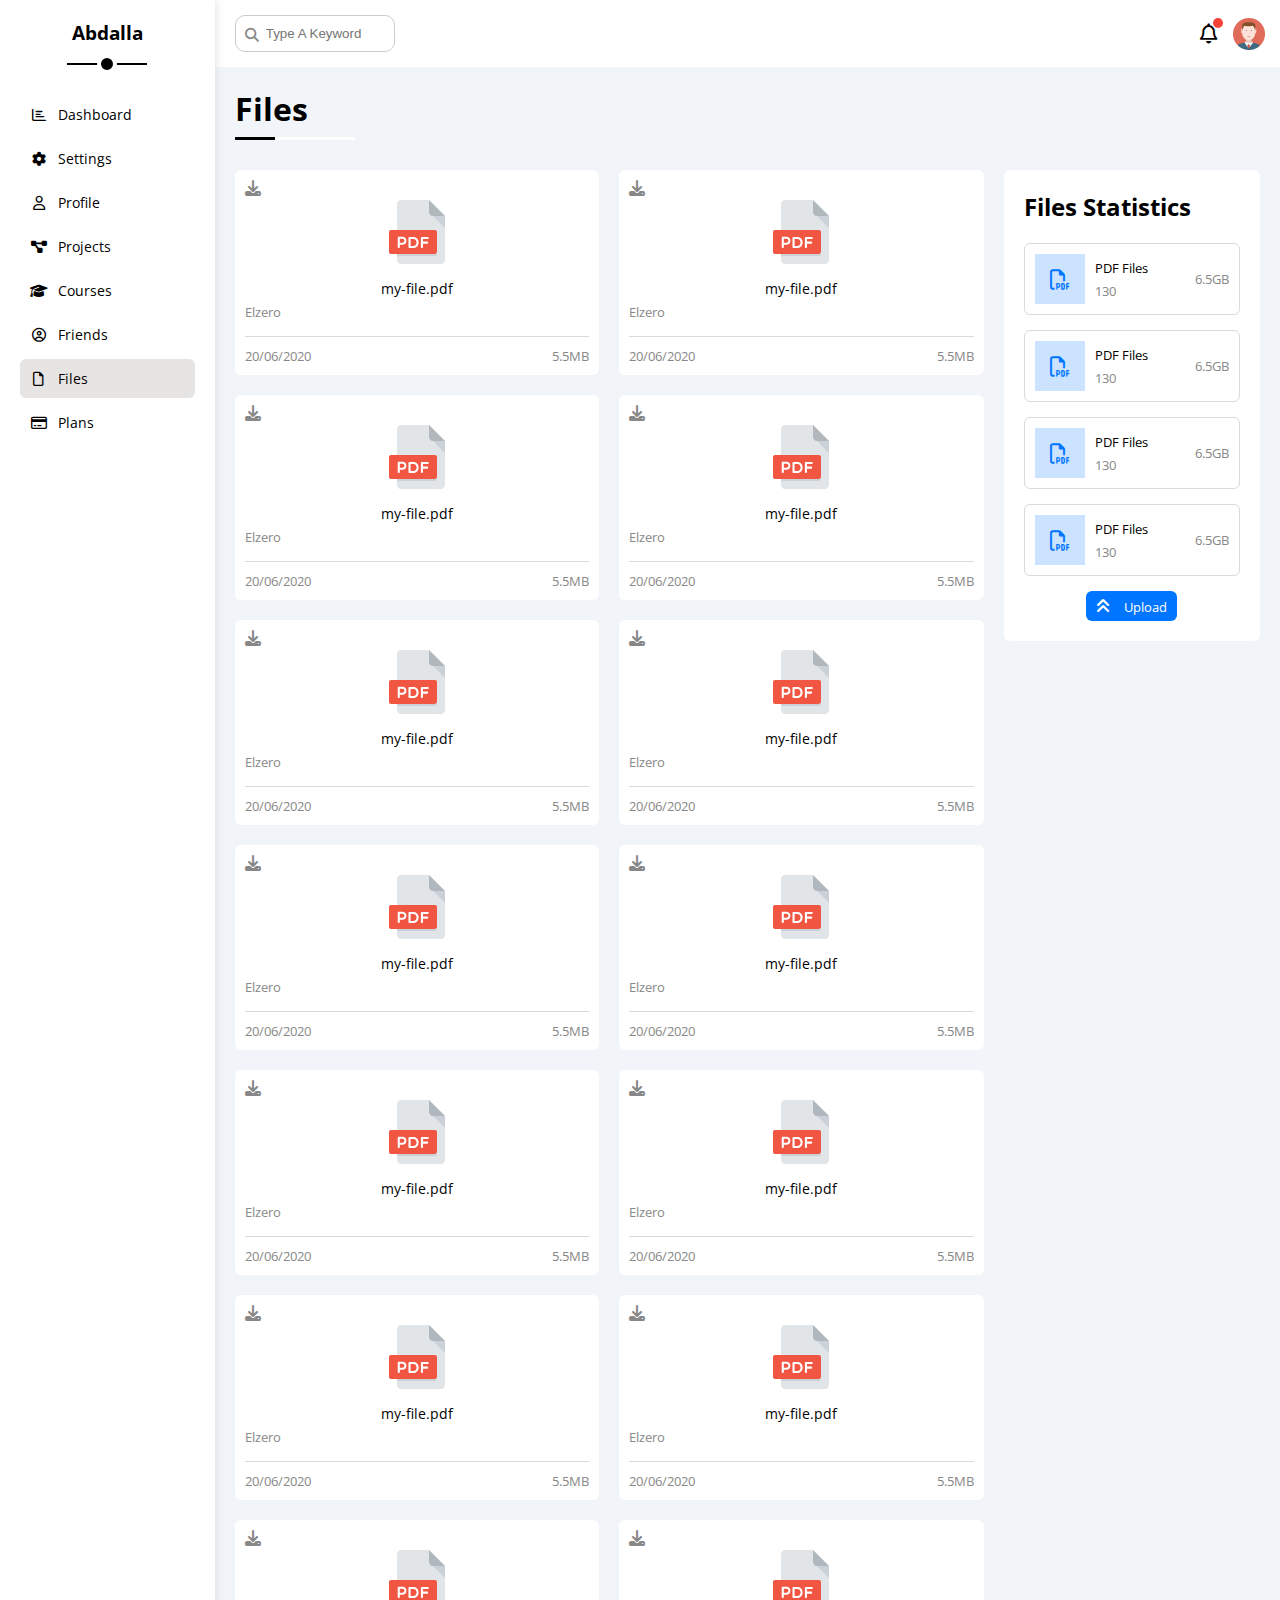
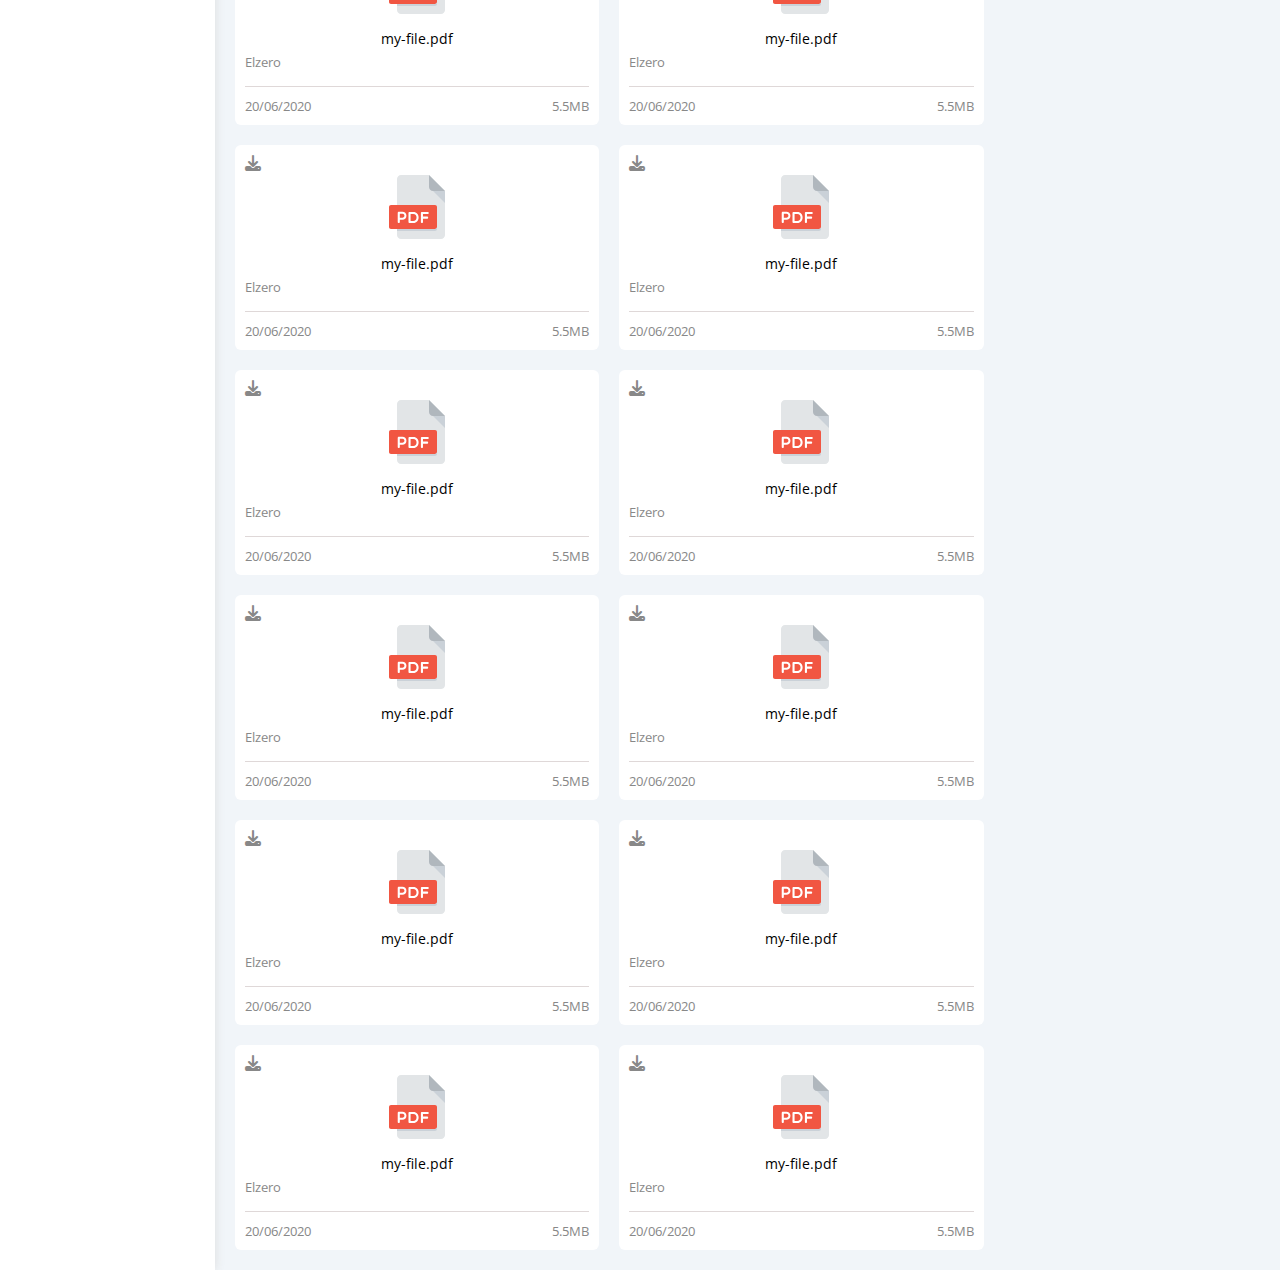
<file: files.html>
<!DOCTYPE html>
<html lang="en">
  <head>
    <meta charset="UTF-8" />
    <meta name="viewport" content="width=device-width, initial-scale=1.0" />
    <title>Files</title>
    <!-- Font Awesome Library  -->
    <link rel="stylesheet" href="./CSS/all.min.css" />
    <link rel="stylesheet" href="./CSS/My Frame Work.css" />
    <link rel="stylesheet" href="./CSS/Master.css" />
    <!-- Google Fonts  -->
    <link rel="preconnect" href="https://fonts.googleapis.com" />
    <link rel="preconnect" href="https://fonts.gstatic.com" crossorigin />
    <link
      href="https://fonts.googleapis.com/css2?family=Open+Sans:ital,wght@0,300..800;1,300..800&display=swap"
      rel="stylesheet"
    />
  </head>
  <body>
    <div class="page d-flex">
      <div class="sidebar bg-white p-20 p-relative">
        <h3 class="p-relative txt-c mt-0">Abdalla</h3>
        <ul>
          <li>
            <a
              class="d-flex align-center fs-14 c-black rad-6 p-10"
              href="index.html"
            >
              <i class="fa-regular fa-chart-bar fa-fw"></i>
              <span class="fs-14 hide-mobile">Dashboard</span>
            </a>
          </li>
          <li>
            <a
              class="d-flex align-center fs-14 c-black rad-6 p-10"
              href="settings.html"
            >
              <i class="fa-solid fa-gear fa-fw"></i>
              <span class="fs-14 hide-mobile">Settings</span>
            </a>
          </li>
          <li>
            <a
              class="d-flex align-center fs-14 c-black rad-6 p-10"
              href="profile.html"
            >
              <i class="fa-regular fa-user fa-fw"></i>
              <span class="fs-14 hide-mobile">Profile</span>
            </a>
          </li>
          <li>
            <a
              class="d-flex align-center fs-14 c-black rad-6 p-10"
              href="projects.html"
            >
              <i class="fa-solid fa-diagram-project fa-fw"></i>
              <span class="fs-14 hide-mobile">Projects</span>
            </a>
          </li>
          <li>
            <a
              class="d-flex align-center fs-14 c-black rad-6 p-10"
              href="courses.html"
            >
              <i class="fa-solid fa-graduation-cap fa-fw"></i>
              <span class="fs-14 hide-mobile">Courses</span>
            </a>
          </li>
          <li>
            <a
              class="d-flex align-center fs-14 c-black rad-6 p-10"
              href="friends.html"
            >
              <i class="fa-regular fa-circle-user fa-fw"></i>
              <span class="fs-14 hide-mobile">Friends</span>
            </a>
          </li>
          <li>
            <a
              class="active d-flex align-center fs-14 c-black rad-6 p-10"
              href="files.html"
            >
              <i class="fa-regular fa-file fa-fw"></i>
              <span class="fs-14 hide-mobile">Files</span>
            </a>
          </li>
          <li>
            <a
              class="d-flex align-center fs-14 c-black rad-6 p-10"
              href="plans.html"
            >
              <i class="fa-regular fa-credit-card fa-fw"></i>
              <span class="fs-14 hide-mobile">Plans</span>
            </a>
          </li>
        </ul>
      </div>
      <div class="content w-full">
        <!-- Start Head -->
        <div class="head bg-white p-15 between-flex">
          <div class="search p-relative">
            <input
              class="p-10 rad-10"
              type="search"
              placeholder="Type A Keyword"
            />
          </div>
          <div class="icons d-flex align-center">
            <span class="notification p-relative">
              <i class="fa-regular fa-bell fa-lg"></i>
            </span>
            <img decoding="async" src="imgs/avatar.png" alt="" />
          </div>
        </div>
        <!-- End Head -->
        <h1 class="p-relative">Files</h1>
        <div class="files-page d-flex gap-20">
          <div class="files-container">
            <div class="box rad-6 bg-white p-10 p-relative">
              <i class="fa-solid fa-download c-grey"></i>
              <div class="main txt-c mt-20 mb-5">
                <img class="mb-10" src="./imgs/pdf.svg" alt="" />
                <p class="fs-14 m-0">my-file.pdf</p>
              </div>
              <span class="d-block c-grey fs-13 mb-15">Elzero</span>
              <div class="foot between-flex c-grey fs-13 pt-10">
                <span>20/06/2020</span>
                <span>5.5MB</span>
              </div>
            </div>
            <div class="box rad-6 bg-white p-10 p-relative">
              <i class="fa-solid fa-download c-grey"></i>
              <div class="main txt-c mt-20 mb-5">
                <img class="mb-10" src="./imgs/pdf.svg" alt="" />
                <p class="fs-14 m-0">my-file.pdf</p>
              </div>
              <span class="d-block c-grey fs-13 mb-15">Elzero</span>
              <div class="foot between-flex c-grey fs-13 pt-10">
                <span>20/06/2020</span>
                <span>5.5MB</span>
              </div>
            </div>
            <div class="box rad-6 bg-white p-10 p-relative">
              <i class="fa-solid fa-download c-grey"></i>
              <div class="main txt-c mt-20 mb-5">
                <img class="mb-10" src="./imgs/pdf.svg" alt="" />
                <p class="fs-14 m-0">my-file.pdf</p>
              </div>
              <span class="d-block c-grey fs-13 mb-15">Elzero</span>
              <div class="foot between-flex c-grey fs-13 pt-10">
                <span>20/06/2020</span>
                <span>5.5MB</span>
              </div>
            </div>
            <div class="box rad-6 bg-white p-10 p-relative">
              <i class="fa-solid fa-download c-grey"></i>
              <div class="main txt-c mt-20 mb-5">
                <img class="mb-10" src="./imgs/pdf.svg" alt="" />
                <p class="fs-14 m-0">my-file.pdf</p>
              </div>
              <span class="d-block c-grey fs-13 mb-15">Elzero</span>
              <div class="foot between-flex c-grey fs-13 pt-10">
                <span>20/06/2020</span>
                <span>5.5MB</span>
              </div>
            </div>
            <div class="box rad-6 bg-white p-10 p-relative">
              <i class="fa-solid fa-download c-grey"></i>
              <div class="main txt-c mt-20 mb-5">
                <img class="mb-10" src="./imgs/pdf.svg" alt="" />
                <p class="fs-14 m-0">my-file.pdf</p>
              </div>
              <span class="d-block c-grey fs-13 mb-15">Elzero</span>
              <div class="foot between-flex c-grey fs-13 pt-10">
                <span>20/06/2020</span>
                <span>5.5MB</span>
              </div>
            </div>
            <div class="box rad-6 bg-white p-10 p-relative">
              <i class="fa-solid fa-download c-grey"></i>
              <div class="main txt-c mt-20 mb-5">
                <img class="mb-10" src="./imgs/pdf.svg" alt="" />
                <p class="fs-14 m-0">my-file.pdf</p>
              </div>
              <span class="d-block c-grey fs-13 mb-15">Elzero</span>
              <div class="foot between-flex c-grey fs-13 pt-10">
                <span>20/06/2020</span>
                <span>5.5MB</span>
              </div>
            </div>
            <div class="box rad-6 bg-white p-10 p-relative">
              <i class="fa-solid fa-download c-grey"></i>
              <div class="main txt-c mt-20 mb-5">
                <img class="mb-10" src="./imgs/pdf.svg" alt="" />
                <p class="fs-14 m-0">my-file.pdf</p>
              </div>
              <span class="d-block c-grey fs-13 mb-15">Elzero</span>
              <div class="foot between-flex c-grey fs-13 pt-10">
                <span>20/06/2020</span>
                <span>5.5MB</span>
              </div>
            </div>
            <div class="box rad-6 bg-white p-10 p-relative">
              <i class="fa-solid fa-download c-grey"></i>
              <div class="main txt-c mt-20 mb-5">
                <img class="mb-10" src="./imgs/pdf.svg" alt="" />
                <p class="fs-14 m-0">my-file.pdf</p>
              </div>
              <span class="d-block c-grey fs-13 mb-15">Elzero</span>
              <div class="foot between-flex c-grey fs-13 pt-10">
                <span>20/06/2020</span>
                <span>5.5MB</span>
              </div>
            </div>
            <div class="box rad-6 bg-white p-10 p-relative">
              <i class="fa-solid fa-download c-grey"></i>
              <div class="main txt-c mt-20 mb-5">
                <img class="mb-10" src="./imgs/pdf.svg" alt="" />
                <p class="fs-14 m-0">my-file.pdf</p>
              </div>
              <span class="d-block c-grey fs-13 mb-15">Elzero</span>
              <div class="foot between-flex c-grey fs-13 pt-10">
                <span>20/06/2020</span>
                <span>5.5MB</span>
              </div>
            </div>
            <div class="box rad-6 bg-white p-10 p-relative">
              <i class="fa-solid fa-download c-grey"></i>
              <div class="main txt-c mt-20 mb-5">
                <img class="mb-10" src="./imgs/pdf.svg" alt="" />
                <p class="fs-14 m-0">my-file.pdf</p>
              </div>
              <span class="d-block c-grey fs-13 mb-15">Elzero</span>
              <div class="foot between-flex c-grey fs-13 pt-10">
                <span>20/06/2020</span>
                <span>5.5MB</span>
              </div>
            </div>
            <div class="box rad-6 bg-white p-10 p-relative">
              <i class="fa-solid fa-download c-grey"></i>
              <div class="main txt-c mt-20 mb-5">
                <img class="mb-10" src="./imgs/pdf.svg" alt="" />
                <p class="fs-14 m-0">my-file.pdf</p>
              </div>
              <span class="d-block c-grey fs-13 mb-15">Elzero</span>
              <div class="foot between-flex c-grey fs-13 pt-10">
                <span>20/06/2020</span>
                <span>5.5MB</span>
              </div>
            </div>
            <div class="box rad-6 bg-white p-10 p-relative">
              <i class="fa-solid fa-download c-grey"></i>
              <div class="main txt-c mt-20 mb-5">
                <img class="mb-10" src="./imgs/pdf.svg" alt="" />
                <p class="fs-14 m-0">my-file.pdf</p>
              </div>
              <span class="d-block c-grey fs-13 mb-15">Elzero</span>
              <div class="foot between-flex c-grey fs-13 pt-10">
                <span>20/06/2020</span>
                <span>5.5MB</span>
              </div>
            </div>
            <div class="box rad-6 bg-white p-10 p-relative">
              <i class="fa-solid fa-download c-grey"></i>
              <div class="main txt-c mt-20 mb-5">
                <img class="mb-10" src="./imgs/pdf.svg" alt="" />
                <p class="fs-14 m-0">my-file.pdf</p>
              </div>
              <span class="d-block c-grey fs-13 mb-15">Elzero</span>
              <div class="foot between-flex c-grey fs-13 pt-10">
                <span>20/06/2020</span>
                <span>5.5MB</span>
              </div>
            </div>
            <div class="box rad-6 bg-white p-10 p-relative">
              <i class="fa-solid fa-download c-grey"></i>
              <div class="main txt-c mt-20 mb-5">
                <img class="mb-10" src="./imgs/pdf.svg" alt="" />
                <p class="fs-14 m-0">my-file.pdf</p>
              </div>
              <span class="d-block c-grey fs-13 mb-15">Elzero</span>
              <div class="foot between-flex c-grey fs-13 pt-10">
                <span>20/06/2020</span>
                <span>5.5MB</span>
              </div>
            </div>
            <div class="box rad-6 bg-white p-10 p-relative">
              <i class="fa-solid fa-download c-grey"></i>
              <div class="main txt-c mt-20 mb-5">
                <img class="mb-10" src="./imgs/pdf.svg" alt="" />
                <p class="fs-14 m-0">my-file.pdf</p>
              </div>
              <span class="d-block c-grey fs-13 mb-15">Elzero</span>
              <div class="foot between-flex c-grey fs-13 pt-10">
                <span>20/06/2020</span>
                <span>5.5MB</span>
              </div>
            </div>
            <div class="box rad-6 bg-white p-10 p-relative">
              <i class="fa-solid fa-download c-grey"></i>
              <div class="main txt-c mt-20 mb-5">
                <img class="mb-10" src="./imgs/pdf.svg" alt="" />
                <p class="fs-14 m-0">my-file.pdf</p>
              </div>
              <span class="d-block c-grey fs-13 mb-15">Elzero</span>
              <div class="foot between-flex c-grey fs-13 pt-10">
                <span>20/06/2020</span>
                <span>5.5MB</span>
              </div>
            </div>
            <div class="box rad-6 bg-white p-10 p-relative">
              <i class="fa-solid fa-download c-grey"></i>
              <div class="main txt-c mt-20 mb-5">
                <img class="mb-10" src="./imgs/pdf.svg" alt="" />
                <p class="fs-14 m-0">my-file.pdf</p>
              </div>
              <span class="d-block c-grey fs-13 mb-15">Elzero</span>
              <div class="foot between-flex c-grey fs-13 pt-10">
                <span>20/06/2020</span>
                <span>5.5MB</span>
              </div>
            </div>
            <div class="box rad-6 bg-white p-10 p-relative">
              <i class="fa-solid fa-download c-grey"></i>
              <div class="main txt-c mt-20 mb-5">
                <img class="mb-10" src="./imgs/pdf.svg" alt="" />
                <p class="fs-14 m-0">my-file.pdf</p>
              </div>
              <span class="d-block c-grey fs-13 mb-15">Elzero</span>
              <div class="foot between-flex c-grey fs-13 pt-10">
                <span>20/06/2020</span>
                <span>5.5MB</span>
              </div>
            </div>
            <div class="box rad-6 bg-white p-10 p-relative">
              <i class="fa-solid fa-download c-grey"></i>
              <div class="main txt-c mt-20 mb-5">
                <img class="mb-10" src="./imgs/pdf.svg" alt="" />
                <p class="fs-14 m-0">my-file.pdf</p>
              </div>
              <span class="d-block c-grey fs-13 mb-15">Elzero</span>
              <div class="foot between-flex c-grey fs-13 pt-10">
                <span>20/06/2020</span>
                <span>5.5MB</span>
              </div>
            </div>
            <div class="box rad-6 bg-white p-10 p-relative">
              <i class="fa-solid fa-download c-grey"></i>
              <div class="main txt-c mt-20 mb-5">
                <img class="mb-10" src="./imgs/pdf.svg" alt="" />
                <p class="fs-14 m-0">my-file.pdf</p>
              </div>
              <span class="d-block c-grey fs-13 mb-15">Elzero</span>
              <div class="foot between-flex c-grey fs-13 pt-10">
                <span>20/06/2020</span>
                <span>5.5MB</span>
              </div>
            </div>
            <div class="box rad-6 bg-white p-10 p-relative">
              <i class="fa-solid fa-download c-grey"></i>
              <div class="main txt-c mt-20 mb-5">
                <img class="mb-10" src="./imgs/pdf.svg" alt="" />
                <p class="fs-14 m-0">my-file.pdf</p>
              </div>
              <span class="d-block c-grey fs-13 mb-15">Elzero</span>
              <div class="foot between-flex c-grey fs-13 pt-10">
                <span>20/06/2020</span>
                <span>5.5MB</span>
              </div>
            </div>
            <div class="box rad-6 bg-white p-10 p-relative">
              <i class="fa-solid fa-download c-grey"></i>
              <div class="main txt-c mt-20 mb-5">
                <img class="mb-10" src="./imgs/pdf.svg" alt="" />
                <p class="fs-14 m-0">my-file.pdf</p>
              </div>
              <span class="d-block c-grey fs-13 mb-15">Elzero</span>
              <div class="foot between-flex c-grey fs-13 pt-10">
                <span>20/06/2020</span>
                <span>5.5MB</span>
              </div>
            </div>
            <div class="box rad-6 bg-white p-10 p-relative">
              <i class="fa-solid fa-download c-grey"></i>
              <div class="main txt-c mt-20 mb-5">
                <img class="mb-10" src="./imgs/pdf.svg" alt="" />
                <p class="fs-14 m-0">my-file.pdf</p>
              </div>
              <span class="d-block c-grey fs-13 mb-15">Elzero</span>
              <div class="foot between-flex c-grey fs-13 pt-10">
                <span>20/06/2020</span>
                <span>5.5MB</span>
              </div>
            </div>
            <div class="box rad-6 bg-white p-10 p-relative">
              <i class="fa-solid fa-download c-grey"></i>
              <div class="main txt-c mt-20 mb-5">
                <img class="mb-10" src="./imgs/pdf.svg" alt="" />
                <p class="fs-14 m-0">my-file.pdf</p>
              </div>
              <span class="d-block c-grey fs-13 mb-15">Elzero</span>
              <div class="foot between-flex c-grey fs-13 pt-10">
                <span>20/06/2020</span>
                <span>5.5MB</span>
              </div>
            </div>
          </div>
          <div class="files-stats rad-6 bg-white p-20">
            <h2 class="mt-0 mb-20">Files Statistics</h2>
            <div class="row p-10 d-flex align-center">
              <i
                class="fa-regular fa-file-pdf fa-lg blue center-flex c-blue icon"
              ></i>
              <div class="title">
                <span class="d-block mb-5 fs-13">PDF Files</span>
                <span class="d-block c-grey fs-13">130</span>
              </div>

              <span class="c-grey fs-13 d-block">6.5GB</span>
            </div>
            <div class="row p-10 between-flex">
              <i
                class="fa-regular fa-file-pdf fa-lg blue center-flex c-blue icon"
              ></i>
              <div class="title">
                <span class="d-block mb-5 fs-13">PDF Files</span>
                <span class="d-block c-grey fs-13">130</span>
              </div>
              <span class="c-grey fs-13">6.5GB</span>
            </div>
            <div class="row p-10 between-flex">
              <i
                class="fa-regular fa-file-pdf fa-lg blue center-flex c-blue icon"
              ></i>
              <div class="title">
                <span class="d-block mb-5 fs-13">PDF Files</span>
                <span class="d-block c-grey fs-13">130</span>
              </div>
              <span class="c-grey fs-13">6.5GB</span>
            </div>
            <div class="row p-10 between-flex">
              <i
                class="fa-regular fa-file-pdf fa-lg blue center-flex c-blue icon"
              ></i>
              <div class="title">
                <span class="d-block mb-5 fs-13">PDF Files</span>
                <span class="d-block c-grey fs-13">130</span>
              </div>
              <span class="c-grey fs-13">6.5GB</span>
            </div>
            <a href="#" class="button d-block btn-shape w-fit bg-blue">
              <i class="fa-solid fa-angles-up mr-10 c-white"></i>
              <span class="fs-13 c-white">Upload</span>
            </a>
          </div>
        </div>
      </div>
    </div>
  </body>
</html>
</file>
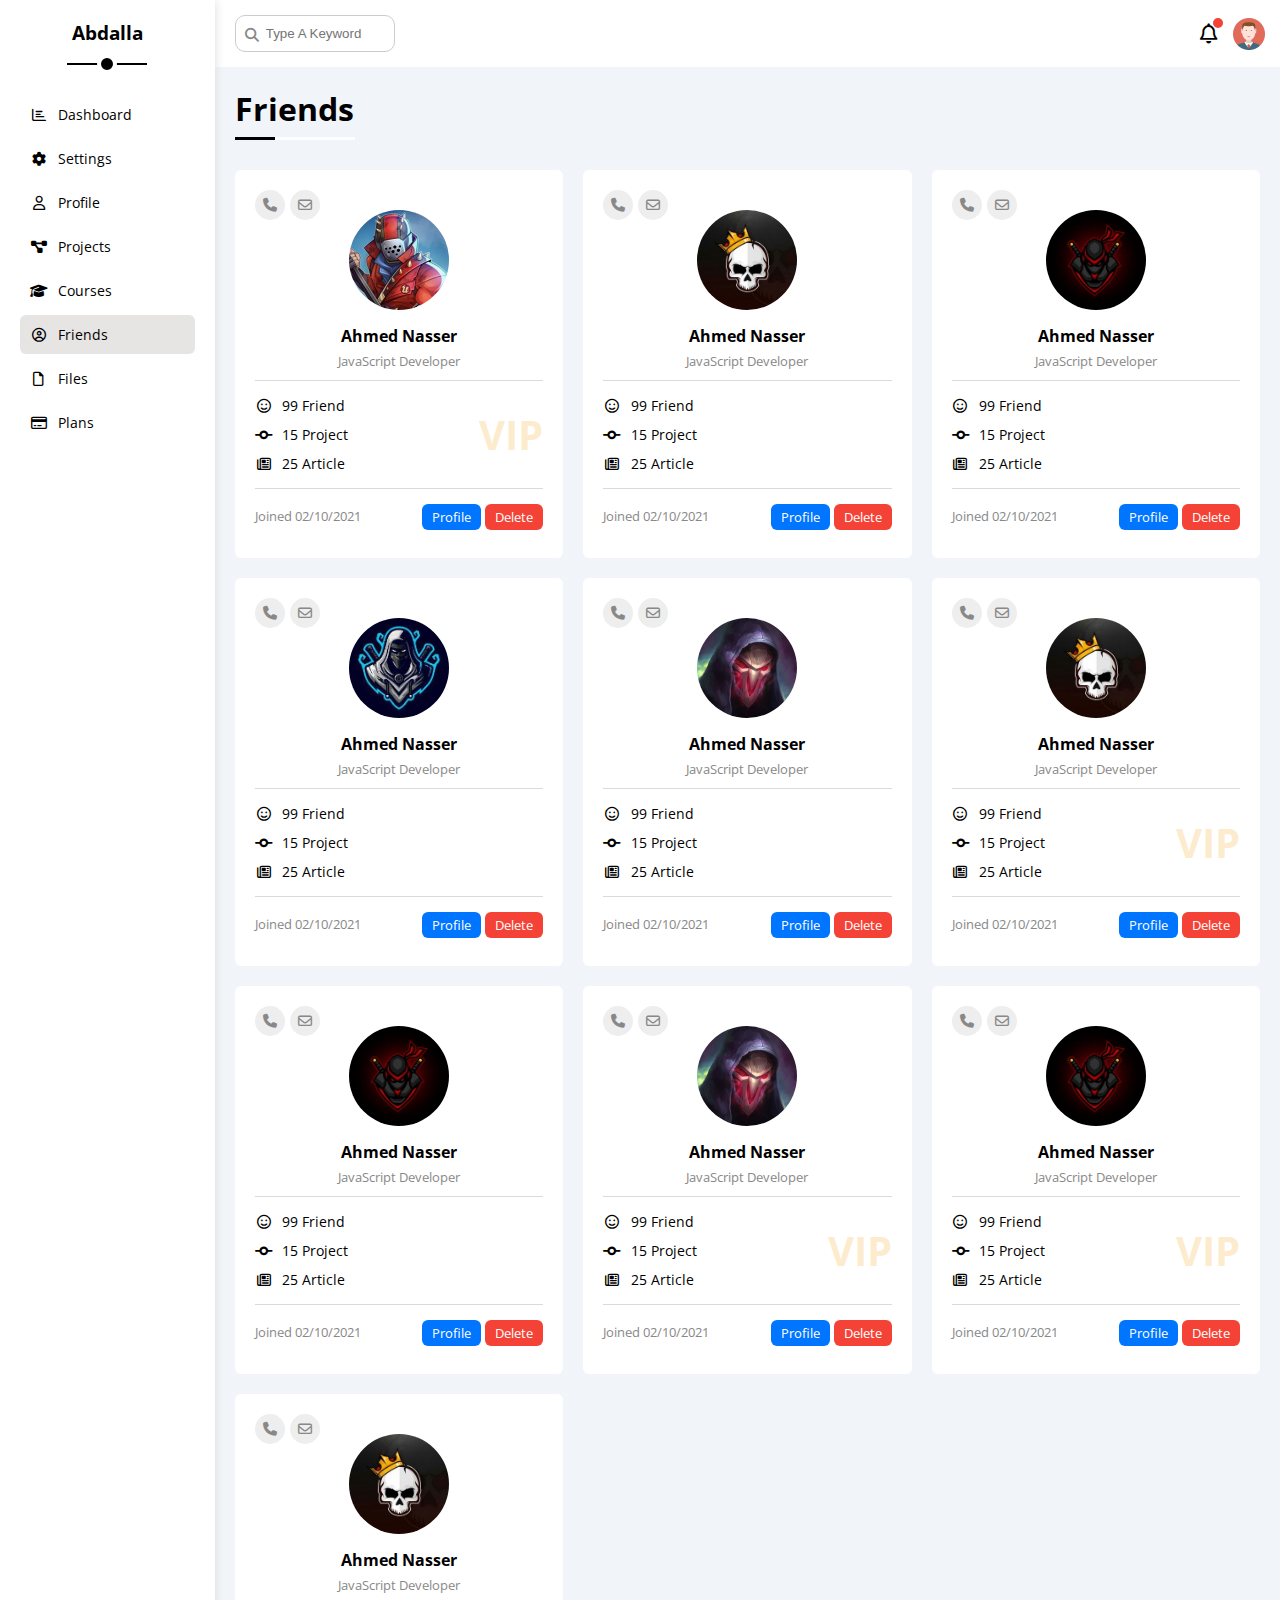
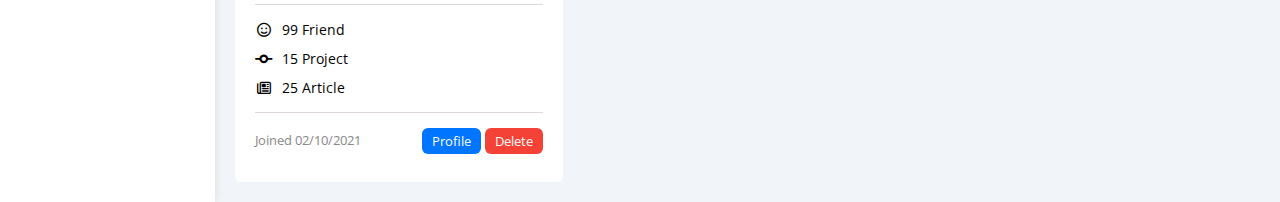
<file: friends.html>
<!DOCTYPE html>
<html lang="en">
  <head>
    <meta charset="UTF-8" />
    <meta name="viewport" content="width=device-width, initial-scale=1.0" />
    <title>Friends</title>
    <!-- Font Awesome Library  -->
    <link rel="stylesheet" href="./CSS/all.min.css" />
    <link rel="stylesheet" href="./CSS/My Frame Work.css" />
    <link rel="stylesheet" href="./CSS/Master.css" />
    <!-- Google Fonts  -->
    <link rel="preconnect" href="https://fonts.googleapis.com" />
    <link rel="preconnect" href="https://fonts.gstatic.com" crossorigin />
    <link
      href="https://fonts.googleapis.com/css2?family=Open+Sans:ital,wght@0,300..800;1,300..800&display=swap"
      rel="stylesheet"
    />
  </head>
  <body>
    <div class="page d-flex">
      <div class="sidebar bg-white p-20 p-relative">
        <h3 class="p-relative txt-c mt-0">Abdalla</h3>
        <ul>
          <li>
            <a
              class="d-flex align-center fs-14 c-black rad-6 p-10"
              href="index.html"
            >
              <i class="fa-regular fa-chart-bar fa-fw"></i>
              <span class="fs-14 hide-mobile">Dashboard</span>
            </a>
          </li>
          <li>
            <a
              class="d-flex align-center fs-14 c-black rad-6 p-10"
              href="settings.html"
            >
              <i class="fa-solid fa-gear fa-fw"></i>
              <span class="fs-14 hide-mobile">Settings</span>
            </a>
          </li>
          <li>
            <a
              class="d-flex align-center fs-14 c-black rad-6 p-10"
              href="profile.html"
            >
              <i class="fa-regular fa-user fa-fw"></i>
              <span class="fs-14 hide-mobile">Profile</span>
            </a>
          </li>
          <li>
            <a
              class="d-flex align-center fs-14 c-black rad-6 p-10"
              href="projects.html"
            >
              <i class="fa-solid fa-diagram-project fa-fw"></i>
              <span class="fs-14 hide-mobile">Projects</span>
            </a>
          </li>
          <li>
            <a
              class="d-flex align-center fs-14 c-black rad-6 p-10"
              href="courses.html"
            >
              <i class="fa-solid fa-graduation-cap fa-fw"></i>
              <span class="fs-14 hide-mobile">Courses</span>
            </a>
          </li>
          <li>
            <a
              class="active d-flex align-center fs-14 c-black rad-6 p-10"
              href="friends.html"
            >
              <i class="fa-regular fa-circle-user fa-fw"></i>
              <span class="fs-14 hide-mobile">Friends</span>
            </a>
          </li>
          <li>
            <a
              class="d-flex align-center fs-14 c-black rad-6 p-10"
              href="files.html"
            >
              <i class="fa-regular fa-file fa-fw"></i>
              <span class="fs-14 hide-mobile">Files</span>
            </a>
          </li>
          <li>
            <a
              class="d-flex align-center fs-14 c-black rad-6 p-10"
              href="plans.html"
            >
              <i class="fa-regular fa-credit-card fa-fw"></i>
              <span class="fs-14 hide-mobile">Plans</span>
            </a>
          </li>
        </ul>
      </div>
      <div class="content w-full">
        <!-- Start Head -->
        <div class="head bg-white p-15 between-flex">
          <div class="search p-relative">
            <input
              class="p-10 rad-10"
              type="search"
              placeholder="Type A Keyword"
            />
          </div>
          <div class="icons d-flex align-center">
            <span class="notification p-relative">
              <i class="fa-regular fa-bell fa-lg"></i>
            </span>
            <img decoding="async" src="imgs/avatar.png" alt="" />
          </div>
        </div>
        <!-- End Head -->
        <h1 class="p-relative">Friends</h1>
        <div class="friends-page">
          <div class="box p-20 bg-white rad-6">
            <div class="icons d-flex align-center">
              <i class="fa-solid fa-phone"></i>
              <i class="fa-regular fa-envelope"></i>
            </div>
            <div class="main mb-15">
              <img src="./imgs/friend-01.jpg" alt="" />
              <h3 class="mt-10 mb-5 fs-16">Ahmed Nasser</h3>
              <p class="fs-13 c-grey m-0">JavaScript Developer</p>
            </div>
            <div class="info pt-15 pb-15 between-flex">
              <div class="stats">
                <div class="row d-flex align-center mb-10 fs-14">
                  <i class="fa-regular fa-face-smile fa-fw mr-10"></i>
                  99 Friend
                </div>
                <div class="row d-flex align-center mb-10 fs-14">
                  <i class="fa-solid fa-code-commit fa-fw mr-10"></i>
                  15 Project
                </div>
                <div class="row d-flex align-center fs-14">
                  <i class="fa-regular fa-newspaper fa-fw mr-10"></i>
                  25 Article
                </div>
              </div>
              <div class="water-mark">VIP</div>
            </div>
            <div class="foot between-flex mt-5">
              <p class="c-grey fs-13">Joined 02/10/2021</p>
              <div class="btns">
                <a href="#" class="btn-shape c-white bg-blue fs-13 w-fit"
                  >Profile</a
                >
                <a class="btn-shape c-white bg-red fs-13 w-fit">Delete</a>
              </div>
            </div>
          </div>
          <div class="box p-20 bg-white rad-6">
            <div class="icons d-flex align-center">
              <i class="fa-solid fa-phone"></i>
              <i class="fa-regular fa-envelope"></i>
            </div>
            <div class="main mb-15">
              <img src="./imgs/friend-05.jpg" alt="" />
              <h3 class="mt-10 mb-5 fs-16">Ahmed Nasser</h3>
              <p class="fs-13 c-grey m-0">JavaScript Developer</p>
            </div>
            <div class="info pt-15 pb-15 between-flex">
              <div class="stats">
                <div class="row d-flex align-center mb-10 fs-14">
                  <i class="fa-regular fa-face-smile fa-fw mr-10"></i>
                  99 Friend
                </div>
                <div class="row d-flex align-center mb-10 fs-14">
                  <i class="fa-solid fa-code-commit fa-fw mr-10"></i>
                  15 Project
                </div>
                <div class="row d-flex align-center fs-14">
                  <i class="fa-regular fa-newspaper fa-fw mr-10"></i>
                  25 Article
                </div>
              </div>
            </div>
            <div class="foot between-flex mt-5">
              <p class="c-grey fs-13">Joined 02/10/2021</p>
              <div class="btns">
                <a href="#" class="btn-shape c-white bg-blue fs-13 w-fit"
                  >Profile</a
                >
                <a class="btn-shape c-white bg-red fs-13 w-fit">Delete</a>
              </div>
            </div>
          </div>
          <div class="box p-20 bg-white rad-6">
            <div class="icons d-flex align-center">
              <i class="fa-solid fa-phone"></i>
              <i class="fa-regular fa-envelope"></i>
            </div>
            <div class="main mb-15">
              <img src="./imgs/friend-04.jpg" alt="" />
              <h3 class="mt-10 mb-5 fs-16">Ahmed Nasser</h3>
              <p class="fs-13 c-grey m-0">JavaScript Developer</p>
            </div>
            <div class="info pt-15 pb-15 between-flex">
              <div class="stats">
                <div class="row d-flex align-center mb-10 fs-14">
                  <i class="fa-regular fa-face-smile fa-fw mr-10"></i>
                  99 Friend
                </div>
                <div class="row d-flex align-center mb-10 fs-14">
                  <i class="fa-solid fa-code-commit fa-fw mr-10"></i>
                  15 Project
                </div>
                <div class="row d-flex align-center fs-14">
                  <i class="fa-regular fa-newspaper fa-fw mr-10"></i>
                  25 Article
                </div>
              </div>
            </div>
            <div class="foot between-flex mt-5">
              <p class="c-grey fs-13">Joined 02/10/2021</p>
              <div class="btns">
                <a href="#" class="btn-shape c-white bg-blue fs-13 w-fit"
                  >Profile</a
                >
                <a class="btn-shape c-white bg-red fs-13 w-fit">Delete</a>
              </div>
            </div>
          </div>
          <div class="box p-20 bg-white rad-6">
            <div class="icons d-flex align-center">
              <i class="fa-solid fa-phone"></i>
              <i class="fa-regular fa-envelope"></i>
            </div>
            <div class="main mb-15">
              <img src="./imgs/friend-02.jpg" alt="" />
              <h3 class="mt-10 mb-5 fs-16">Ahmed Nasser</h3>
              <p class="fs-13 c-grey m-0">JavaScript Developer</p>
            </div>
            <div class="info pt-15 pb-15 between-flex">
              <div class="stats">
                <div class="row d-flex align-center mb-10 fs-14">
                  <i class="fa-regular fa-face-smile fa-fw mr-10"></i>
                  99 Friend
                </div>
                <div class="row d-flex align-center mb-10 fs-14">
                  <i class="fa-solid fa-code-commit fa-fw mr-10"></i>
                  15 Project
                </div>
                <div class="row d-flex align-center fs-14">
                  <i class="fa-regular fa-newspaper fa-fw mr-10"></i>
                  25 Article
                </div>
              </div>
            </div>
            <div class="foot between-flex mt-5">
              <p class="c-grey fs-13">Joined 02/10/2021</p>
              <div class="btns">
                <a href="#" class="btn-shape c-white bg-blue fs-13 w-fit"
                  >Profile</a
                >
                <a class="btn-shape c-white bg-red fs-13 w-fit">Delete</a>
              </div>
            </div>
          </div>
          <div class="box p-20 bg-white rad-6">
            <div class="icons d-flex align-center">
              <i class="fa-solid fa-phone"></i>
              <i class="fa-regular fa-envelope"></i>
            </div>
            <div class="main mb-15">
              <img src="./imgs/friend-03.jpg" alt="" />
              <h3 class="mt-10 mb-5 fs-16">Ahmed Nasser</h3>
              <p class="fs-13 c-grey m-0">JavaScript Developer</p>
            </div>
            <div class="info pt-15 pb-15 between-flex">
              <div class="stats">
                <div class="row d-flex align-center mb-10 fs-14">
                  <i class="fa-regular fa-face-smile fa-fw mr-10"></i>
                  99 Friend
                </div>
                <div class="row d-flex align-center mb-10 fs-14">
                  <i class="fa-solid fa-code-commit fa-fw mr-10"></i>
                  15 Project
                </div>
                <div class="row d-flex align-center fs-14">
                  <i class="fa-regular fa-newspaper fa-fw mr-10"></i>
                  25 Article
                </div>
              </div>
            </div>
            <div class="foot between-flex mt-5">
              <p class="c-grey fs-13">Joined 02/10/2021</p>
              <div class="btns">
                <a href="#" class="btn-shape c-white bg-blue fs-13 w-fit"
                  >Profile</a
                >
                <a class="btn-shape c-white bg-red fs-13 w-fit">Delete</a>
              </div>
            </div>
          </div>
          <div class="box p-20 bg-white rad-6">
            <div class="icons d-flex align-center">
              <i class="fa-solid fa-phone"></i>
              <i class="fa-regular fa-envelope"></i>
            </div>
            <div class="main mb-15">
              <img src="./imgs/friend-05.jpg" alt="" />
              <h3 class="mt-10 mb-5 fs-16">Ahmed Nasser</h3>
              <p class="fs-13 c-grey m-0">JavaScript Developer</p>
            </div>
            <div class="info pt-15 pb-15 between-flex">
              <div class="stats">
                <div class="row d-flex align-center mb-10 fs-14">
                  <i class="fa-regular fa-face-smile fa-fw mr-10"></i>
                  99 Friend
                </div>
                <div class="row d-flex align-center mb-10 fs-14">
                  <i class="fa-solid fa-code-commit fa-fw mr-10"></i>
                  15 Project
                </div>
                <div class="row d-flex align-center fs-14">
                  <i class="fa-regular fa-newspaper fa-fw mr-10"></i>
                  25 Article
                </div>
              </div>
              <div class="water-mark">VIP</div>
            </div>
            <div class="foot between-flex mt-5">
              <p class="c-grey fs-13">Joined 02/10/2021</p>
              <div class="btns">
                <a href="#" class="btn-shape c-white bg-blue fs-13 w-fit"
                  >Profile</a
                >
                <a class="btn-shape c-white bg-red fs-13 w-fit">Delete</a>
              </div>
            </div>
          </div>
          <div class="box p-20 bg-white rad-6">
            <div class="icons d-flex align-center">
              <i class="fa-solid fa-phone"></i>
              <i class="fa-regular fa-envelope"></i>
            </div>
            <div class="main mb-15">
              <img src="./imgs/friend-04.jpg" alt="" />
              <h3 class="mt-10 mb-5 fs-16">Ahmed Nasser</h3>
              <p class="fs-13 c-grey m-0">JavaScript Developer</p>
            </div>
            <div class="info pt-15 pb-15 between-flex">
              <div class="stats">
                <div class="row d-flex align-center mb-10 fs-14">
                  <i class="fa-regular fa-face-smile fa-fw mr-10"></i>
                  99 Friend
                </div>
                <div class="row d-flex align-center mb-10 fs-14">
                  <i class="fa-solid fa-code-commit fa-fw mr-10"></i>
                  15 Project
                </div>
                <div class="row d-flex align-center fs-14">
                  <i class="fa-regular fa-newspaper fa-fw mr-10"></i>
                  25 Article
                </div>
              </div>
            </div>
            <div class="foot between-flex mt-5">
              <p class="c-grey fs-13">Joined 02/10/2021</p>
              <div class="btns">
                <a href="#" class="btn-shape c-white bg-blue fs-13 w-fit"
                  >Profile</a
                >
                <a class="btn-shape c-white bg-red fs-13 w-fit">Delete</a>
              </div>
            </div>
          </div>
          <div class="box p-20 bg-white rad-6">
            <div class="icons d-flex align-center">
              <i class="fa-solid fa-phone"></i>
              <i class="fa-regular fa-envelope"></i>
            </div>
            <div class="main mb-15">
              <img src="./imgs/friend-03.jpg" alt="" />
              <h3 class="mt-10 mb-5 fs-16">Ahmed Nasser</h3>
              <p class="fs-13 c-grey m-0">JavaScript Developer</p>
            </div>
            <div class="info pt-15 pb-15 between-flex">
              <div class="stats">
                <div class="row d-flex align-center mb-10 fs-14">
                  <i class="fa-regular fa-face-smile fa-fw mr-10"></i>
                  99 Friend
                </div>
                <div class="row d-flex align-center mb-10 fs-14">
                  <i class="fa-solid fa-code-commit fa-fw mr-10"></i>
                  15 Project
                </div>
                <div class="row d-flex align-center fs-14">
                  <i class="fa-regular fa-newspaper fa-fw mr-10"></i>
                  25 Article
                </div>
              </div>
              <div class="water-mark">VIP</div>
            </div>
            <div class="foot between-flex mt-5">
              <p class="c-grey fs-13">Joined 02/10/2021</p>
              <div class="btns">
                <a href="#" class="btn-shape c-white bg-blue fs-13 w-fit"
                  >Profile</a
                >
                <a class="btn-shape c-white bg-red fs-13 w-fit">Delete</a>
              </div>
            </div>
          </div>
          <div class="box p-20 bg-white rad-6">
            <div class="icons d-flex align-center">
              <i class="fa-solid fa-phone"></i>
              <i class="fa-regular fa-envelope"></i>
            </div>
            <div class="main mb-15">
              <img src="./imgs/friend-04.jpg" alt="" />
              <h3 class="mt-10 mb-5 fs-16">Ahmed Nasser</h3>
              <p class="fs-13 c-grey m-0">JavaScript Developer</p>
            </div>
            <div class="info pt-15 pb-15 between-flex">
              <div class="stats">
                <div class="row d-flex align-center mb-10 fs-14">
                  <i class="fa-regular fa-face-smile fa-fw mr-10"></i>
                  99 Friend
                </div>
                <div class="row d-flex align-center mb-10 fs-14">
                  <i class="fa-solid fa-code-commit fa-fw mr-10"></i>
                  15 Project
                </div>
                <div class="row d-flex align-center fs-14">
                  <i class="fa-regular fa-newspaper fa-fw mr-10"></i>
                  25 Article
                </div>
              </div>
              <div class="water-mark">VIP</div>
            </div>
            <div class="foot between-flex mt-5">
              <p class="c-grey fs-13">Joined 02/10/2021</p>
              <div class="btns">
                <a href="#" class="btn-shape c-white bg-blue fs-13 w-fit"
                  >Profile</a
                >
                <a class="btn-shape c-white bg-red fs-13 w-fit">Delete</a>
              </div>
            </div>
          </div>
          <div class="box p-20 bg-white rad-6">
            <div class="icons d-flex align-center">
              <i class="fa-solid fa-phone"></i>
              <i class="fa-regular fa-envelope"></i>
            </div>
            <div class="main mb-15">
              <img src="./imgs/friend-05.jpg" alt="" />
              <h3 class="mt-10 mb-5 fs-16">Ahmed Nasser</h3>
              <p class="fs-13 c-grey m-0">JavaScript Developer</p>
            </div>
            <div class="info pt-15 pb-15 between-flex">
              <div class="stats">
                <div class="row d-flex align-center mb-10 fs-14">
                  <i class="fa-regular fa-face-smile fa-fw mr-10"></i>
                  99 Friend
                </div>
                <div class="row d-flex align-center mb-10 fs-14">
                  <i class="fa-solid fa-code-commit fa-fw mr-10"></i>
                  15 Project
                </div>
                <div class="row d-flex align-center fs-14">
                  <i class="fa-regular fa-newspaper fa-fw mr-10"></i>
                  25 Article
                </div>
              </div>
            </div>
            <div class="foot between-flex mt-5">
              <p class="c-grey fs-13">Joined 02/10/2021</p>
              <div class="btns">
                <a href="#" class="btn-shape c-white bg-blue fs-13 w-fit"
                  >Profile</a
                >
                <a class="btn-shape c-white bg-red fs-13 w-fit">Delete</a>
              </div>
            </div>
          </div>
        </div>
      </div>
    </div>
  </body>
</html>
</file>
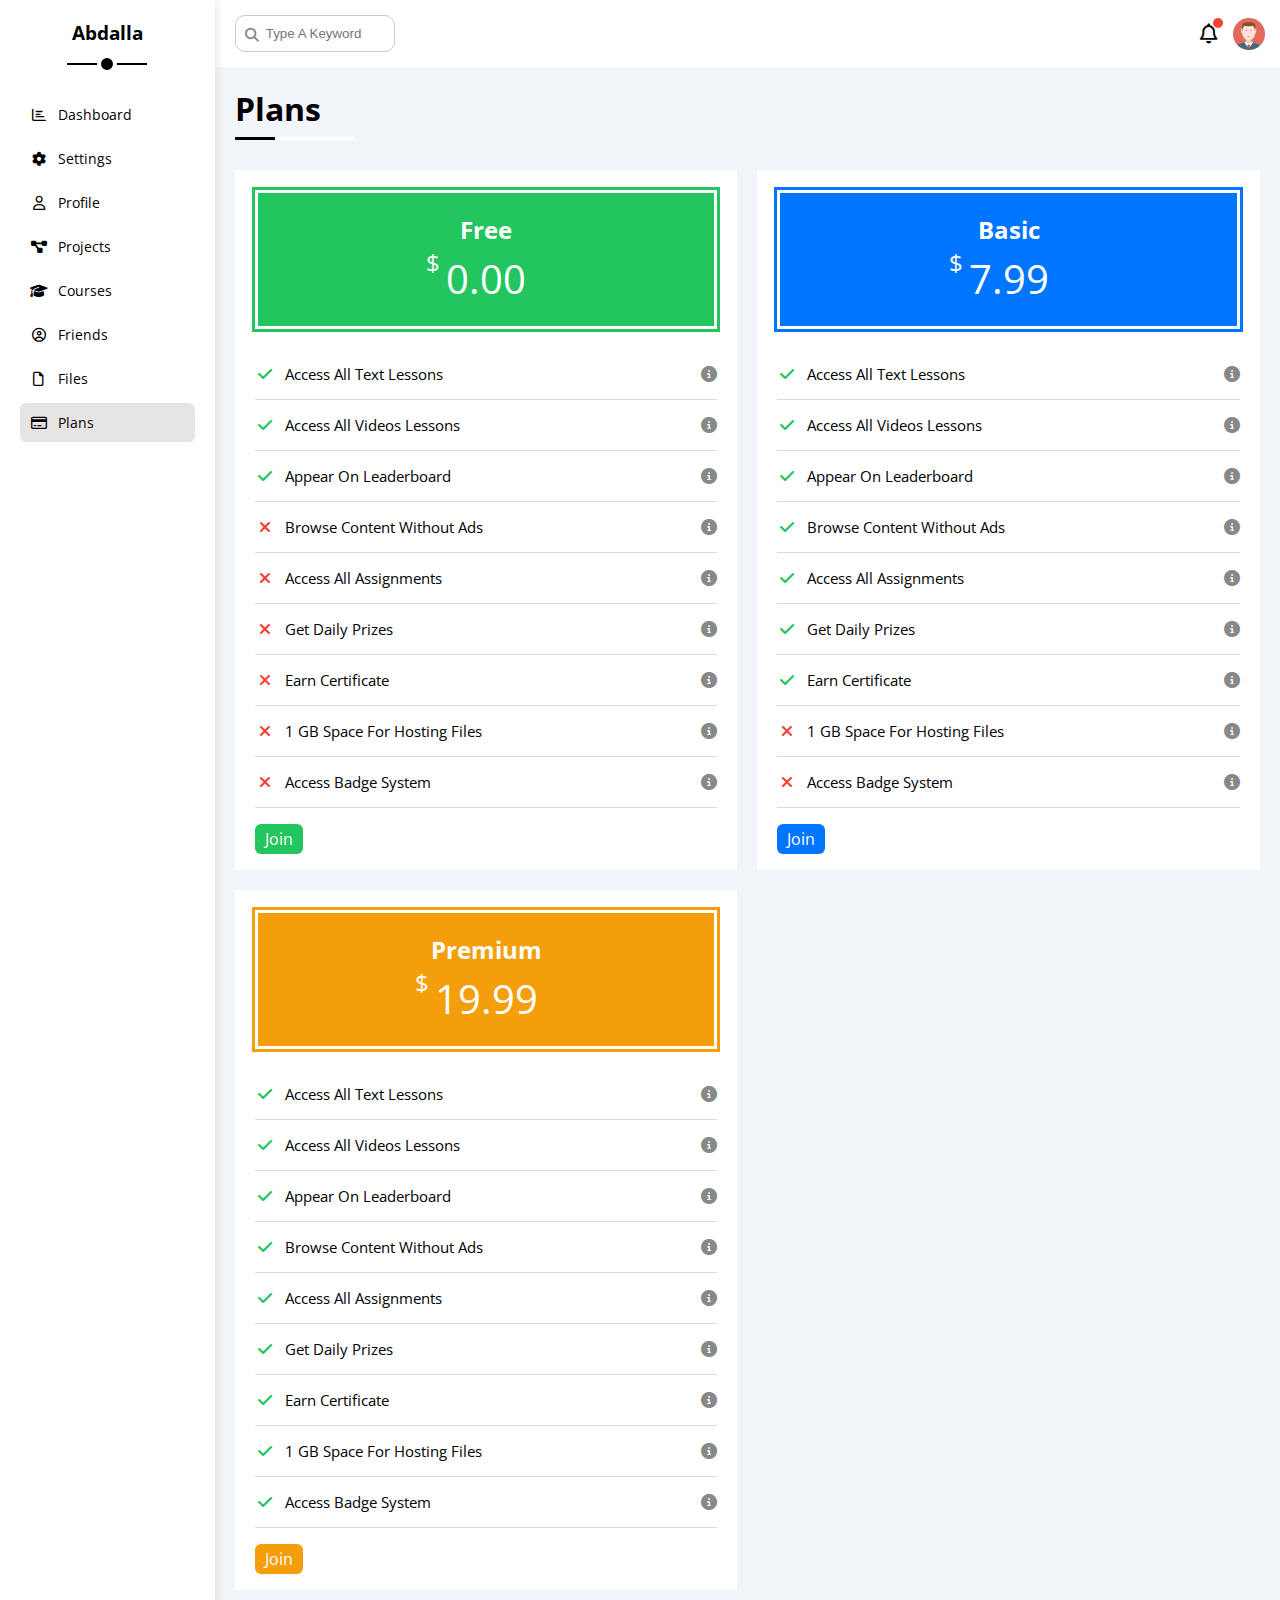
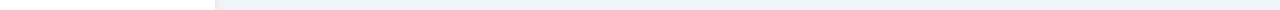
<file: plans.html>
<!DOCTYPE html>
<html lang="en">
  <head>
    <meta charset="UTF-8" />
    <meta name="viewport" content="width=device-width, initial-scale=1.0" />
    <title>Plans</title>
    <!-- Font Awesome Library  -->
    <link rel="stylesheet" href="./CSS/all.min.css" />
    <link rel="stylesheet" href="./CSS/My Frame Work.css" />
    <link rel="stylesheet" href="./CSS/Master.css" />
    <!-- Google Fonts  -->
    <link rel="preconnect" href="https://fonts.googleapis.com" />
    <link rel="preconnect" href="https://fonts.gstatic.com" crossorigin />
    <link
      href="https://fonts.googleapis.com/css2?family=Open+Sans:ital,wght@0,300..800;1,300..800&display=swap"
      rel="stylesheet"
    />
  </head>
  <body>
    <div class="page d-flex">
      <div class="sidebar bg-white p-20 p-relative">
        <h3 class="p-relative txt-c mt-0">Abdalla</h3>
        <ul>
          <li>
            <a
              class="d-flex align-center fs-14 c-black rad-6 p-10"
              href="index.html"
            >
              <i class="fa-regular fa-chart-bar fa-fw"></i>
              <span class="fs-14 hide-mobile">Dashboard</span>
            </a>
          </li>
          <li>
            <a
              class="d-flex align-center fs-14 c-black rad-6 p-10"
              href="settings.html"
            >
              <i class="fa-solid fa-gear fa-fw"></i>
              <span class="fs-14 hide-mobile">Settings</span>
            </a>
          </li>
          <li>
            <a
              class="d-flex align-center fs-14 c-black rad-6 p-10"
              href="profile.html"
            >
              <i class="fa-regular fa-user fa-fw"></i>
              <span class="fs-14 hide-mobile">Profile</span>
            </a>
          </li>
          <li>
            <a
              class="d-flex align-center fs-14 c-black rad-6 p-10"
              href="projects.html"
            >
              <i class="fa-solid fa-diagram-project fa-fw"></i>
              <span class="fs-14 hide-mobile">Projects</span>
            </a>
          </li>
          <li>
            <a
              class="d-flex align-center fs-14 c-black rad-6 p-10"
              href="courses.html"
            >
              <i class="fa-solid fa-graduation-cap fa-fw"></i>
              <span class="fs-14 hide-mobile">Courses</span>
            </a>
          </li>
          <li>
            <a
              class="d-flex align-center fs-14 c-black rad-6 p-10"
              href="friends.html"
            >
              <i class="fa-regular fa-circle-user fa-fw"></i>
              <span class="fs-14 hide-mobile">Friends</span>
            </a>
          </li>
          <li>
            <a
              class="d-flex align-center fs-14 c-black rad-6 p-10"
              href="files.html"
            >
              <i class="fa-regular fa-file fa-fw"></i>
              <span class="fs-14 hide-mobile">Files</span>
            </a>
          </li>
          <li>
            <a
              class="active d-flex align-center fs-14 c-black rad-6 p-10"
              href="plans.html"
            >
              <i class="fa-regular fa-credit-card fa-fw"></i>
              <span class="fs-14 hide-mobile">Plans</span>
            </a>
          </li>
        </ul>
      </div>
      <div class="content w-full">
        <!-- Start Head -->
        <div class="head bg-white p-15 between-flex">
          <div class="search p-relative">
            <input
              class="p-10 rad-10"
              type="search"
              placeholder="Type A Keyword"
            />
          </div>
          <div class="icons d-flex align-center">
            <span class="notification p-relative">
              <i class="fa-regular fa-bell fa-lg"></i>
            </span>
            <img decoding="async" src="imgs/avatar.png" alt="" />
          </div>
        </div>
        <!-- End Head -->
        <h1 class="p-relative">Plans</h1>
        <div class="plans-page">
          <div class="box free p-20 bg-white"> 
            <div class="heading txt-c p-20 mb-20">
              <span class="type d-block c-white mb-5">Free</span>
              <span class="price c-white p-relative">0.00</span>
            </div>
            <div class="row pb- d-flex align-center">
              <i class="fa-solid fa-check fa-fw yes c-green mr-10"></i>
              <p class="fs-15">Access All Text Lessons</p>
              <i class="fa-solid fa-circle-info help c-grey"></i>
            </div>
            <div class="row d-flex align-center">
              <i class="fa-solid fa-check fa-fw yes c-green mr-10"></i>
              <p class="fs-15">Access All Videos Lessons</p>
              <i class="fa-solid fa-circle-info help c-grey"></i>
            </div>
            <div class="row d-flex align-center">
              <i class="fa-solid fa-check fa-fw yes c-green mr-10"></i>
              <p class="fs-15">Appear On Leaderboard</p>
              <i class="fa-solid fa-circle-info help c-grey"></i>
            </div>
            <div class="row d-flex align-center">
              <i class="fa-solid fa-xmark fa-fw c-red mr-10"></i>
              <p class="fs-15">Browse Content Without Ads</p>
              <i class="fa-solid fa-circle-info help c-grey"></i>
            </div>
            <div class="row d-flex align-center">
              <i class="fa-solid fa-xmark fa-fw c-red mr-10"></i>
              <p class="fs-15">Access All Assignments</p>
              <i class="fa-solid fa-circle-info help c-grey"></i>
            </div>
            <div class="row d-flex align-center">
              <i class="fa-solid fa-xmark fa-fw c-red mr-10"></i>
              <p class="fs-15">Get Daily Prizes</p>
              <i class="fa-solid fa-circle-info help c-grey"></i>
            </div>
            <div class="row d-flex align-center">
              <i class="fa-solid fa-xmark fa-fw c-red mr-10"></i>
              <p class="fs-15">Earn Certificate</p>
              <i class="fa-solid fa-circle-info help c-grey"></i>
            </div>
            <div class="row d-flex align-center">
              <i class="fa-solid fa-xmark fa-fw c-red mr-10"></i>
              <p class="fs-15">1 GB Space For Hosting Files</p>
              <i class="fa-solid fa-circle-info help c-grey"></i>
            </div>
            <div class="row d-flex align-center mb-20">
              <i class="fa-solid fa-xmark fa-fw c-red mr-10"></i>
              <p class="fs-15">Access Badge System</p>
              <i class="fa-solid fa-circle-info help c-grey"></i>
            </div>
            <a class="button btn-shape bg-green c-white fs-16" href="#">Join</a>
          </div>
          <div class="box basic p-20 bg-white">
            <div class="heading txt-c p-20 mb-20">
              <span class="type d-block c-white mb-5">Basic</span>
              <span class="price c-white p-relative">7.99</span>
            </div>
            <div class="row pb- d-flex align-center">
              <i class="fa-solid fa-check fa-fw yes c-green mr-10"></i>
              <p class="fs-15">Access All Text Lessons</p>
              <i class="fa-solid fa-circle-info help c-grey"></i>
            </div>
            <div class="row d-flex align-center">
              <i class="fa-solid fa-check fa-fw yes c-green mr-10"></i>
              <p class="fs-15">Access All Videos Lessons</p>
              <i class="fa-solid fa-circle-info help c-grey"></i>
            </div>
            <div class="row d-flex align-center">
              <i class="fa-solid fa-check fa-fw yes c-green mr-10"></i>
              <p class="fs-15">Appear On Leaderboard</p>
              <i class="fa-solid fa-circle-info help c-grey"></i>
            </div>
            <div class="row d-flex align-center">
              <i class="fa-solid fa-check fa-fw yes c-green mr-10"></i>
              <p class="fs-15">Browse Content Without Ads</p>
              <i class="fa-solid fa-circle-info help c-grey"></i>
            </div>
            <div class="row d-flex align-center">
              <i class="fa-solid fa-check fa-fw yes c-green mr-10"></i>
              <p class="fs-15">Access All Assignments</p>
              <i class="fa-solid fa-circle-info help c-grey"></i>
            </div>
            <div class="row d-flex align-center">
              <i class="fa-solid fa-check fa-fw yes c-green mr-10"></i>
              <p class="fs-15">Get Daily Prizes</p>
              <i class="fa-solid fa-circle-info help c-grey"></i>
            </div>
            <div class="row d-flex align-center">
              <i class="fa-solid fa-check fa-fw yes c-green mr-10"></i>
              <p class="fs-15">Earn Certificate</p>
              <i class="fa-solid fa-circle-info help c-grey"></i>
            </div>
            <div class="row d-flex align-center">
              <i class="fa-solid fa-xmark fa-fw c-red mr-10"></i>
              <p class="fs-15">1 GB Space For Hosting Files</p>
              <i class="fa-solid fa-circle-info help c-grey"></i>
            </div>
            <div class="row d-flex align-center mb-20">
              <i class="fa-solid fa-xmark fa-fw c-red mr-10"></i>
              <p class="fs-15">Access Badge System</p>
              <i class="fa-solid fa-circle-info help c-grey"></i>
            </div>
            <a class="button btn-shape bg-blue c-white fs-16" href="#">Join</a>

          </div>
          <div class="box Premium p-20 bg-white">
            <div class="heading txt-c p-20 mb-20">
              <span class="type d-block c-white mb-5">Premium</span>
              <span class="price c-white p-relative">19.99</span>
            </div>
            <div class="row pb- d-flex align-center">
              <i class="fa-solid fa-check fa-fw yes c-green mr-10"></i>
              <p class="fs-15">Access All Text Lessons</p>
              <i class="fa-solid fa-circle-info help c-grey"></i>
            </div>
            <div class="row d-flex align-center">
              <i class="fa-solid fa-check fa-fw yes c-green mr-10"></i>
              <p class="fs-15">Access All Videos Lessons</p>
              <i class="fa-solid fa-circle-info help c-grey"></i>
            </div>
            <div class="row d-flex align-center">
              <i class="fa-solid fa-check fa-fw yes c-green mr-10"></i>
              <p class="fs-15">Appear On Leaderboard</p>
              <i class="fa-solid fa-circle-info help c-grey"></i>
            </div>
            <div class="row d-flex align-center">
              <i class="fa-solid fa-check fa-fw yes c-green mr-10"></i>
              <p class="fs-15">Browse Content Without Ads</p>
              <i class="fa-solid fa-circle-info help c-grey"></i>
            </div>
            <div class="row d-flex align-center">
              <i class="fa-solid fa-check fa-fw yes c-green mr-10"></i>
              <p class="fs-15">Access All Assignments</p>
              <i class="fa-solid fa-circle-info help c-grey"></i>
            </div>
            <div class="row d-flex align-center">
              <i class="fa-solid fa-check fa-fw yes c-green mr-10"></i>
              <p class="fs-15">Get Daily Prizes</p>
              <i class="fa-solid fa-circle-info help c-grey"></i>
            </div>
            <div class="row d-flex align-center">
              <i class="fa-solid fa-check fa-fw yes c-green mr-10"></i>
              <p class="fs-15">Earn Certificate</p>
              <i class="fa-solid fa-circle-info help c-grey"></i>
            </div>
            <div class="row d-flex align-center">
              <i class="fa-solid fa-check fa-fw yes c-green mr-10"></i>
              <p class="fs-15">1 GB Space For Hosting Files</p>
              <i class="fa-solid fa-circle-info help c-grey"></i>
            </div>
            <div class="row d-flex align-center mb-20">
              <i class="fa-solid fa-check fa-fw yes c-green mr-10"></i>
              <p class="fs-15">Access Badge System</p>
              <i class="fa-solid fa-circle-info help c-grey"></i>
            </div>
            <a class="button btn-shape bg-orange c-white fs-16" href="#">Join</a>
          </div>
        </div>
      </div>
    </div>
  </body>
</html>
</file>
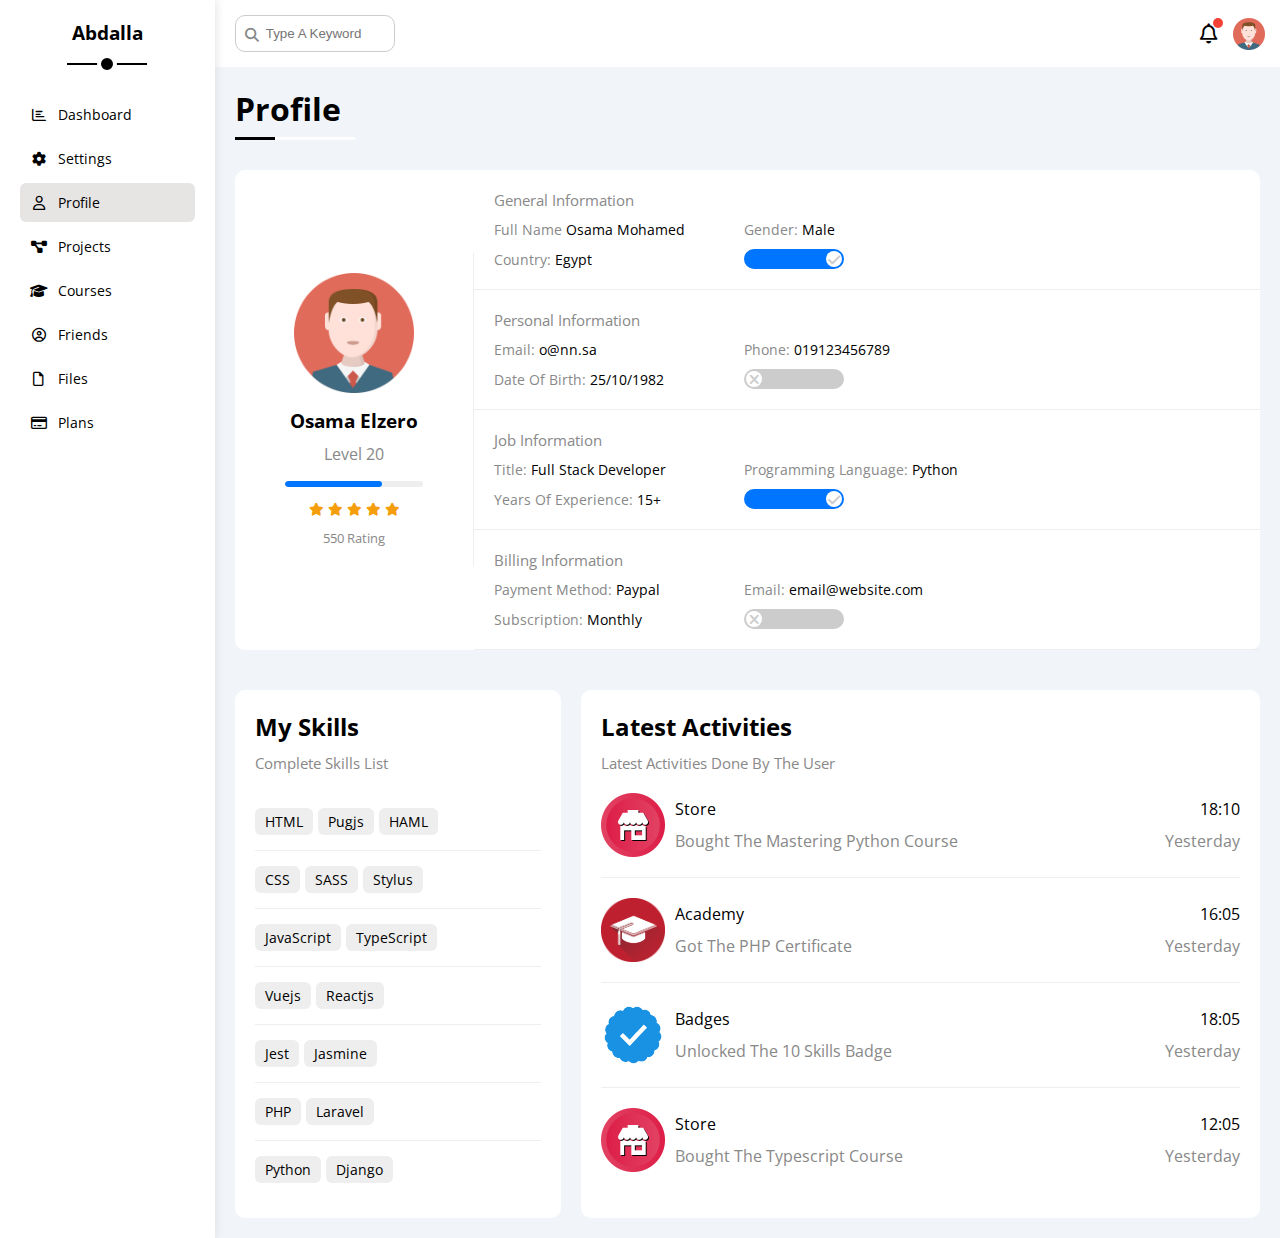
<file: profile.html>
<!DOCTYPE html>
<html lang="en">
  <head>
    <meta charset="UTF-8" />
    <meta name="viewport" content="width=device-width, initial-scale=1.0" />
    <title>Profile</title>
    <!-- Font Awesome Library  -->
    <link rel="stylesheet" href="./CSS/all.min.css" />
    <link rel="stylesheet" href="./CSS/My Frame Work.css" />
    <link rel="stylesheet" href="./CSS/Master.css" />
    <!-- Google Fonts  -->
    <link rel="preconnect" href="https://fonts.googleapis.com" />
    <link rel="preconnect" href="https://fonts.gstatic.com" crossorigin />
    <link
      href="https://fonts.googleapis.com/css2?family=Open+Sans:ital,wght@0,300..800;1,300..800&display=swap"
      rel="stylesheet"
    />
  </head>
  <body>
    <div class="page d-flex">
      <div class="sidebar bg-white p-20 p-relative">
        <h3 class="p-relative txt-c mt-0">Abdalla</h3>
        <ul>
          <li>
            <a
              class="d-flex align-center fs-14 c-black rad-6 p-10"
              href="index.html"
            >
              <i class="fa-regular fa-chart-bar fa-fw"></i>
              <span class="fs-14 hide-mobile">Dashboard</span>
            </a>
          </li>
          <li>
            <a
              class="d-flex align-center fs-14 c-black rad-6 p-10"
              href="settings.html"
            >
              <i class="fa-solid fa-gear fa-fw"></i>
              <span class="fs-14 hide-mobile">Settings</span>
            </a>
          </li>
          <li>
            <a
              class="active d-flex align-center fs-14 c-black rad-6 p-10"
              href="profile.html"
            >
              <i class="fa-regular fa-user fa-fw"></i>
              <span class="fs-14 hide-mobile">Profile</span>
            </a>
          </li>
          <li>
            <a
              class="d-flex align-center fs-14 c-black rad-6 p-10"
              href="projects.html"
            >
              <i class="fa-solid fa-diagram-project fa-fw"></i>
              <span class="fs-14 hide-mobile">Projects</span>
            </a>
          </li>
          <li>
            <a
              class="d-flex align-center fs-14 c-black rad-6 p-10"
              href="courses.html"
            >
              <i class="fa-solid fa-graduation-cap fa-fw"></i>
              <span class="fs-14 hide-mobile">Courses</span>
            </a>
          </li>
          <li>
            <a
              class="d-flex align-center fs-14 c-black rad-6 p-10"
              href="friends.html"
            >
              <i class="fa-regular fa-circle-user fa-fw"></i>
              <span class="fs-14 hide-mobile">Friends</span>
            </a>
          </li>
          <li>
            <a
              class="d-flex align-center fs-14 c-black rad-6 p-10"
              href="files.html"
            >
              <i class="fa-regular fa-file fa-fw"></i>
              <span class="fs-14 hide-mobile">Files</span>
            </a>
          </li>
          <li>
            <a
              class="d-flex align-center fs-14 c-black rad-6 p-10"
              href="plans.html"
            >
              <i class="fa-regular fa-credit-card fa-fw"></i>
              <span class="fs-14 hide-mobile">Plans</span>
            </a>
          </li>
        </ul>
      </div>
      <div class="content w-full">
        <!-- Start Head -->
        <div class="head bg-white p-15 between-flex">
          <div class="search p-relative">
            <input
              class="p-10 rad-10"
              type="search"
              placeholder="Type A Keyword"
            />
          </div>
          <div class="icons d-flex align-center">
            <span class="notification p-relative">
              <i class="fa-regular fa-bell fa-lg"></i>
            </span>
            <img decoding="async" src="imgs/avatar.png" alt="" />
          </div>
        </div>
        <!-- End Head -->
        <h1 class="p-relative">Profile</h1>
        <div class="profile-page">
          <!-- Start Profile  -->
          <div class="overview bg-white rad-10 d-flex align-center">
            <div class="avatar-box txt-c p-20">
              <img
                decoding="async"
                class="rad-half mb-10"
                src="imgs/avatar.png"
                alt=""
              />
              <h3 class="m-0">Osama Elzero</h3>
              <p class="c-grey mt-10">Level 20</p>
              <div class="level rad-6 bg-eee p-relative">
                <span style="width: 70%"></span>
              </div>
              <div class="rating mt-10 mb-10">
                <i class="fa-solid fa-star c-orange fs-13"></i>
                <i class="fa-solid fa-star c-orange fs-13"></i>
                <i class="fa-solid fa-star c-orange fs-13"></i>
                <i class="fa-solid fa-star c-orange fs-13"></i>
                <i class="fa-solid fa-star c-orange fs-13"></i>
              </div>
              <p class="c-grey m-0 fs-13">550 Rating</p>
            </div>
            <div class="info-box w-full txt-c-mobile">
              <!-- Start Information Row -->
              <div class="box p-20 d-flex align-center">
                <h4 class="c-grey fs-15 m-0 w-full">General Information</h4>
                <div class="fs-14">
                  <span class="c-grey">Full Name</span>
                  <span>Osama Mohamed</span>
                </div>
                <div class="fs-14">
                  <span class="c-grey">Gender:</span>
                  <span>Male</span>
                </div>
                <div class="fs-14">
                  <span class="c-grey">Country:</span>
                  <span>Egypt</span>
                </div>
                <div class="fs-14">
                  <label>
                    <input class="toggle-checkbox" type="checkbox" checked />
                    <div class="switch"></div>
                  </label>
                </div>
              </div>
              <!-- End Information Row -->
              <!-- Start Information Row -->
              <div class="box p-20 d-flex align-center">
                <h4 class="c-grey w-full fs-15 m-0">Personal Information</h4>
                <div class="fs-14">
                  <span class="c-grey">Email:</span>
                  <span>o@nn.sa</span>
                </div>
                <div class="fs-14">
                  <span class="c-grey">Phone:</span>
                  <span>019123456789</span>
                </div>
                <div class="fs-14">
                  <span class="c-grey">Date Of Birth:</span>
                  <span>25/10/1982</span>
                </div>
                <div class="fs-14">
                  <label>
                    <input class="toggle-checkbox" type="checkbox" />
                    <div class="switch"></div>
                  </label>
                </div>
              </div>
              <!-- End Information Row -->
              <!-- Start Information Row -->
              <div class="box p-20 d-flex align-center">
                <h4 class="c-grey w-full fs-15 m-0">Job Information</h4>
                <div class="fs-14">
                  <span class="c-grey">Title:</span>
                  <span>Full Stack Developer</span>
                </div>
                <div class="fs-14">
                  <span class="c-grey">Programming Language:</span>
                  <span>Python</span>
                </div>
                <div class="fs-14">
                  <span class="c-grey">Years Of Experience:</span>
                  <span>15+</span>
                </div>
                <div class="fs-14">
                  <label>
                    <input class="toggle-checkbox" type="checkbox" checked />
                    <div class="switch"></div>
                  </label>
                </div>
              </div>
              <!-- End Information Row -->
              <!-- Start Information Row -->
              <div class="box p-20 d-flex align-center">
                <h4 class="c-grey w-full fs-15 m-0">Billing Information</h4>
                <div class="fs-14">
                  <span class="c-grey">Payment Method:</span>
                  <span>Paypal</span>
                </div>
                <div class="fs-14">
                  <span class="c-grey">Email:</span>
                  <span>email@website.com</span>
                </div>
                <div class="fs-14">
                  <span class="c-grey">Subscription:</span>
                  <span>Monthly</span>
                </div>
                <div class="fs-14">
                  <label>
                    <input class="toggle-checkbox" type="checkbox" />
                    <div class="switch"></div>
                  </label>
                </div>
              </div>
              <!-- End Information Row -->
            </div>
          </div>
          <!-- End Profile  -->
          <!-- ------------ -->
          <!-- Start Skills & Activity  -->
          <div class="other-data d-flex gap-20">
            <div class="skills-card p-20 bg-white rad-10 mt-20">
              <h2 class="mt-0 mb-10">My Skills</h2>
              <p class="mt-0 mb-20 c-grey fs-15">Complete Skills List</p>
              <ul class="m-0 txt-c-mobile">
                <li><span>HTML</span><span>Pugjs</span><span>HAML</span></li>
                <li><span>CSS</span><span>SASS</span><span>Stylus</span></li>
                <li><span>JavaScript</span><span>TypeScript</span></li>
                <li><span>Vuejs</span><span>Reactjs</span></li>
                <li><span>Jest</span><span>Jasmine</span></li>
                <li><span>PHP</span><span>Laravel</span></li>
                <li><span>Python</span><span>Django</span></li>
              </ul>
            </div>
            <div class="activities p-20 bg-white rad-10 mt-20">
              <h2 class="mt-0 mb-10">Latest Activities</h2>
              <p class="mt-0 mb-20 c-grey fs-15">
                Latest Activities Done By The User
              </p>
              <div class="activity d-flex align-center txt-c-mobile">
                <img decoding="async" src="imgs/activity-01.png" alt="" />
                <div class="info">
                  <span class="d-block mb-10">Store</span>
                  <span class="c-grey">Bought The Mastering Python Course</span>
                </div>
                <div class="date">
                  <span class="d-block mb-10">18:10</span>
                  <span class="c-grey">Yesterday</span>
                </div>
              </div>
              <div class="activity d-flex align-center txt-c-mobile">
                <img decoding="async" src="imgs/activity-02.png" alt="" />
                <div class="info">
                  <span class="d-block mb-10">Academy</span>
                  <span class="c-grey">Got The PHP Certificate</span>
                </div>
                <div class="date">
                  <span class="d-block mb-10">16:05</span>
                  <span class="c-grey">Yesterday</span>
                </div>
              </div>
              <div class="activity d-flex align-center txt-c-mobile">
                <img decoding="async" src="imgs/activity-03.png" alt="" />
                <div class="info">
                  <span class="d-block mb-10">Badges</span>
                  <span class="c-grey">Unlocked The 10 Skills Badge</span>
                </div>
                <div class="date">
                  <span class="d-block mb-10">18:05</span>
                  <span class="c-grey">Yesterday</span>
                </div>
              </div>
              <div class="activity d-flex align-center txt-c-mobile">
                <img decoding="async" src="imgs/activity-01.png" alt="" />
                <div class="info">
                  <span class="d-block mb-10">Store</span>
                  <span class="c-grey">Bought The Typescript Course</span>
                </div>
                <div class="date">
                  <span class="d-block mb-10">12:05</span>
                  <span class="c-grey">Yesterday</span>
                </div>
              </div>
            </div>
          </div>
          <!-- End Skills & Activity  -->
        </div>
      </div>
    </div>
  </body>
</html>
</file>
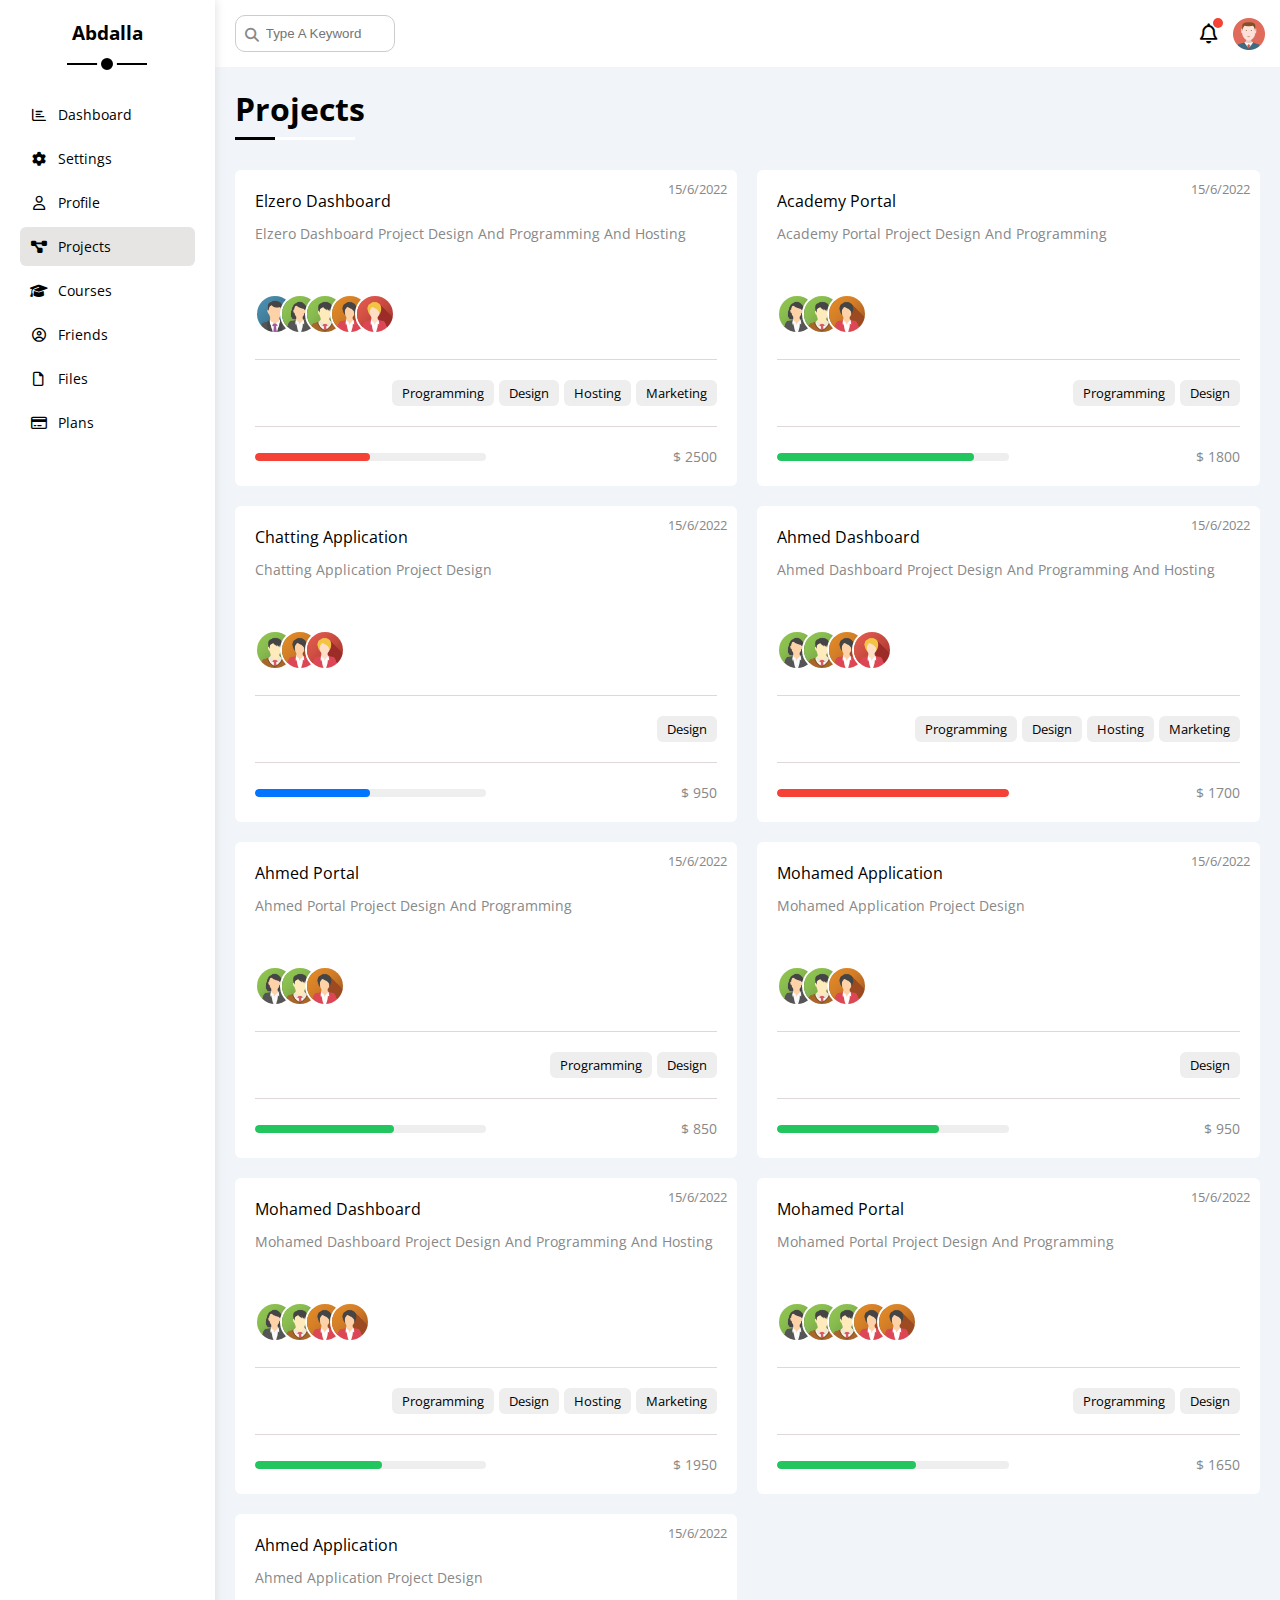
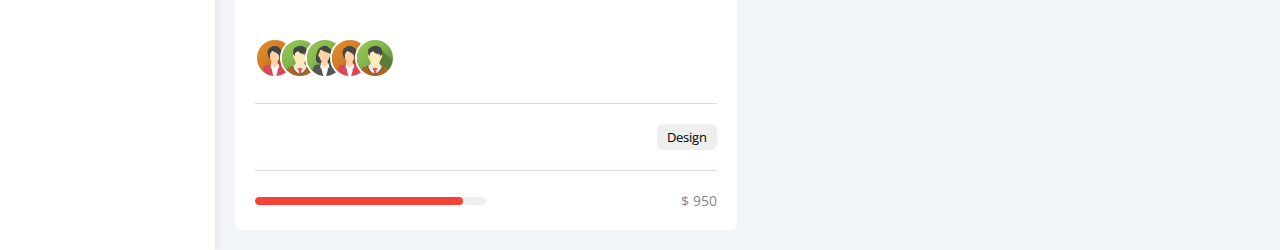
<file: projects.html>
<!DOCTYPE html>
<html lang="en">
  <head>
    <meta charset="UTF-8" />
    <meta name="viewport" content="width=device-width, initial-scale=1.0" />
    <title>Projects</title>
    <!-- Font Awesome Library  -->
    <link rel="stylesheet" href="./CSS/all.min.css" />
    <link rel="stylesheet" href="./CSS/My Frame Work.css" />
    <link rel="stylesheet" href="./CSS/Master.css" />
    <!-- Google Fonts  -->
    <link rel="preconnect" href="https://fonts.googleapis.com" />
    <link rel="preconnect" href="https://fonts.gstatic.com" crossorigin />
    <link
      href="https://fonts.googleapis.com/css2?family=Open+Sans:ital,wght@0,300..800;1,300..800&display=swap"
      rel="stylesheet"
    />
  </head>
  <body>
    <div class="page d-flex">
      <div class="sidebar bg-white p-20 p-relative">
        <h3 class="p-relative txt-c mt-0">Abdalla</h3>
        <ul>
          <li>
            <a
              class="d-flex align-center fs-14 c-black rad-6 p-10"
              href="index.html"
            >
              <i class="fa-regular fa-chart-bar fa-fw"></i>
              <span class="fs-14 hide-mobile">Dashboard</span>
            </a>
          </li>
          <li>
            <a
              class="d-flex align-center fs-14 c-black rad-6 p-10"
              href="settings.html"
            >
              <i class="fa-solid fa-gear fa-fw"></i>
              <span class="fs-14 hide-mobile">Settings</span>
            </a>
          </li>
          <li>
            <a
              class="d-flex align-center fs-14 c-black rad-6 p-10"
              href="profile.html"
            >
              <i class="fa-regular fa-user fa-fw"></i>
              <span class="fs-14 hide-mobile">Profile</span>
            </a>
          </li>
          <li>
            <a
              class="active d-flex align-center fs-14 c-black rad-6 p-10"
              href="projects.html"
            >
              <i class="fa-solid fa-diagram-project fa-fw"></i>
              <span class="fs-14 hide-mobile">Projects</span>
            </a>
          </li>
          <li>
            <a
              class="d-flex align-center fs-14 c-black rad-6 p-10"
              href="courses.html"
            >
              <i class="fa-solid fa-graduation-cap fa-fw"></i>
              <span class="fs-14 hide-mobile">Courses</span>
            </a>
          </li>
          <li>
            <a
              class="d-flex align-center fs-14 c-black rad-6 p-10"
              href="friends.html"
            >
              <i class="fa-regular fa-circle-user fa-fw"></i>
              <span class="fs-14 hide-mobile">Friends</span>
            </a>
          </li>
          <li>
            <a
              class="d-flex align-center fs-14 c-black rad-6 p-10"
              href="files.html"
            >
              <i class="fa-regular fa-file fa-fw"></i>
              <span class="fs-14 hide-mobile">Files</span>
            </a>
          </li>
          <li>
            <a
              class="d-flex align-center fs-14 c-black rad-6 p-10"
              href="plans.html"
            >
              <i class="fa-regular fa-credit-card fa-fw"></i>
              <span class="fs-14 hide-mobile">Plans</span>
            </a>
          </li>
        </ul>
      </div>
      <div class="content w-full">
        <!-- Start Head -->
        <div class="head bg-white p-15 between-flex">
          <div class="search p-relative">
            <input
              class="p-10 rad-10"
              type="search"
              placeholder="Type A Keyword"
            />
          </div>
          <div class="icons d-flex align-center">
            <span class="notification p-relative">
              <i class="fa-regular fa-bell fa-lg"></i>
            </span>
            <img decoding="async" src="imgs/avatar.png" alt="" />
          </div>
        </div>
        <!-- End Head -->
        <h1 class="p-relative">Projects</h1>
        <div class="projects-page d-grid gap-20 mr-20 mb-20 ml-20">
          <div class="box rad-6 bg-white p-20">
            <p class="mt-0 mb-10">Elzero Dashboard</p>
            <span class="c-grey fs-14"
              >Elzero Dashboard Project Design And Programming And Hosting
            </span>
            <div class="icons d-flex">
              <a href=""><img src="./imgs/team-01.png" alt="" /></a>
              <a href=""><img src="./imgs/team-02.png" alt="" /></a>
              <a href=""><img src="./imgs/team-03.png" alt="" /></a>
              <a href=""><img src="./imgs/team-04.png" alt="" /></a>
              <a href=""><img src="./imgs/team-05.png" alt="" /></a>
            </div>
            <div
              class="skills d-flex align-center gap-5 justify-end pt-20 pb-20 mt-20 mb-20"
            >
              <span class="btn-shape bg-eee fs-13">Programming</span>
              <span class="btn-shape bg-eee fs-13">Design</span>
              <span class="btn-shape bg-eee fs-13">Hosting</span>
              <span class="btn-shape bg-eee fs-13">Marketing</span>
            </div>
            <div class="foot between-flex">
              <div class="prog p-relative rad-10"><span></span></div>
              <span class="fs-14 c-grey">$ 2500</span>
            </div>
          </div>
          <div class="box rad-6 bg-white p-20">
            <p class="mt-0 mb-10">Academy Portal</p>
            <span class="c-grey fs-14"
              >Academy Portal Project Design And Programming
            </span>
            <div class="icons d-flex">
              <a href=""><img src="./imgs/team-02.png" alt="" /></a>
              <a href=""><img src="./imgs/team-03.png" alt="" /></a>
              <a href=""><img src="./imgs/team-04.png" alt="" /></a>
            </div>
            <div
              class="skills d-flex align-center gap-5 justify-end pt-20 pb-20 mt-20 mb-20"
            >
              <span class="btn-shape bg-eee fs-13">Programming</span>
              <span class="btn-shape bg-eee fs-13">Design</span>
            </div>
            <div class="foot between-flex">
              <div class="prog p-relative rad-10"><span></span></div>
              <span class="fs-14 c-grey">$ 1800</span>
            </div>
          </div>
          <div class="box rad-6 bg-white p-20">
            <p class="mt-0 mb-10">Chatting Application</p>
            <span class="c-grey fs-14"
              >Chatting Application Project Design
            </span>
            <div class="icons d-flex">
              <a href=""><img src="./imgs/team-03.png" alt="" /></a>
              <a href=""><img src="./imgs/team-04.png" alt="" /></a>
              <a href=""><img src="./imgs/team-05.png" alt="" /></a>
            </div>
            <div
              class="skills d-flex align-center gap-5 justify-end pt-20 pb-20 mt-20 mb-20"
            >
              <span class="btn-shape bg-eee fs-13">Design</span>
            </div>
            <div class="foot between-flex">
              <div class="prog p-relative rad-10"><span></span></div>
              <span class="fs-14 c-grey">$ 950</span>
            </div>
          </div>
          <div class="box rad-6 bg-white p-20">
            <p class="mt-0 mb-10">Ahmed Dashboard</p>
            <span class="c-grey fs-14"
              >Ahmed Dashboard Project Design And Programming And Hosting
            </span>
            <div class="icons d-flex">
              <a href=""><img src="./imgs/team-02.png" alt="" /></a>
              <a href=""><img src="./imgs/team-03.png" alt="" /></a>
              <a href=""><img src="./imgs/team-04.png" alt="" /></a>
              <a href=""><img src="./imgs/team-05.png" alt="" /></a>
            </div>
            <div
              class="skills d-flex align-center gap-5 justify-end pt-20 pb-20 mt-20 mb-20"
            >
              <span class="btn-shape bg-eee fs-13">Programming</span>
              <span class="btn-shape bg-eee fs-13">Design</span>
              <span class="btn-shape bg-eee fs-13">Hosting</span>
              <span class="btn-shape bg-eee fs-13">Marketing</span>
            </div>
            <div class="foot between-flex">
              <div class="prog p-relative rad-10"><span></span></div>
              <span class="fs-14 c-grey">$ 1700</span>
            </div>
          </div>
          <div class="box rad-6 bg-white p-20">
            <p class="mt-0 mb-10">Ahmed Portal</p>
            <span class="c-grey fs-14"
              >Ahmed Portal Project Design And Programming
            </span>
            <div class="icons d-flex">
              <a href=""><img src="./imgs/team-02.png" alt="" /></a>
              <a href=""><img src="./imgs/team-03.png" alt="" /></a>
              <a href=""><img src="./imgs/team-04.png" alt="" /></a>
            </div>
            <div
              class="skills d-flex align-center gap-5 justify-end pt-20 pb-20 mt-20 mb-20"
            >
              <span class="btn-shape bg-eee fs-13">Programming</span>
              <span class="btn-shape bg-eee fs-13">Design</span>
            </div>
            <div class="foot between-flex">
              <div class="prog p-relative rad-10"><span></span></div>
              <span class="fs-14 c-grey">$ 850</span>
            </div>
          </div>
          <div class="box rad-6 bg-white p-20">
            <p class="mt-0 mb-10">Mohamed Application</p>
            <span class="c-grey fs-14"
              >Mohamed Application Project Design
            </span>
            <div class="icons d-flex">
              <a href=""><img src="./imgs/team-02.png" alt="" /></a>
              <a href=""><img src="./imgs/team-03.png" alt="" /></a>
              <a href=""><img src="./imgs/team-04.png" alt="" /></a>
            </div>
            <div
              class="skills d-flex align-center gap-5 justify-end pt-20 pb-20 mt-20 mb-20"
            >
              <span class="btn-shape bg-eee fs-13">Design</span>
            </div>
            <div class="foot between-flex">
              <div class="prog p-relative rad-10"><span></span></div>
              <span class="fs-14 c-grey">$ 950</span>
            </div>
          </div>
          <div class="box rad-6 bg-white p-20">
            <p class="mt-0 mb-10">Mohamed Dashboard</p>
            <span class="c-grey fs-14"
              >Mohamed Dashboard Project Design And Programming And Hosting
            </span>
            <div class="icons d-flex">
              <a href=""><img src="./imgs/team-02.png" alt="" /></a>
              <a href=""><img src="./imgs/team-03.png" alt="" /></a>
              <a href=""><img src="./imgs/team-04.png" alt="" /></a>
              <a href=""><img src="./imgs/team-04.png" alt="" /></a>
            </div>
            <div
              class="skills d-flex align-center gap-5 justify-end pt-20 pb-20 mt-20 mb-20"
            >
              <span class="btn-shape bg-eee fs-13">Programming</span>
              <span class="btn-shape bg-eee fs-13">Design</span>
              <span class="btn-shape bg-eee fs-13">Hosting</span>
              <span class="btn-shape bg-eee fs-13">Marketing</span>
            </div>
            <div class="foot between-flex">
              <div class="prog p-relative rad-10"><span></span></div>
              <span class="fs-14 c-grey">$ 1950</span>
            </div>
          </div>
          <div class="box rad-6 bg-white p-20">
            <p class="mt-0 mb-10">Mohamed Portal</p>
            <span class="c-grey fs-14"
              >Mohamed Portal Project Design And Programming
            </span>
            <div class="icons d-flex">
              <a href=""><img src="./imgs/team-02.png" alt="" /></a>
              <a href=""><img src="./imgs/team-03.png" alt="" /></a>
              <a href=""><img src="./imgs/team-03.png" alt="" /></a>
              <a href=""><img src="./imgs/team-04.png" alt="" /></a>
              <a href=""><img src="./imgs/team-04.png" alt="" /></a>
            </div>
            <div
              class="skills d-flex align-center gap-5 justify-end pt-20 pb-20 mt-20 mb-20"
            >
              <span class="btn-shape bg-eee fs-13">Programming</span>
              <span class="btn-shape bg-eee fs-13">Design</span>
            </div>
            <div class="foot between-flex">
              <div class="prog p-relative rad-10"><span></span></div>
              <span class="fs-14 c-grey">$ 1650</span>
            </div>
          </div>
          <div class="box rad-6 bg-white p-20">
            <p class="mt-0 mb-10">Ahmed Application</p>
            <span class="c-grey fs-14">Ahmed Application Project Design </span>
            <div class="icons d-flex">
              <a href=""><img src="./imgs/team-04.png" alt="" /></a>
              <a href=""><img src="./imgs/team-03.png" alt="" /></a>
              <a href=""><img src="./imgs/team-02.png" alt="" /></a>
              <a href=""><img src="./imgs/team-04.png" alt="" /></a>
              <a href=""><img src="./imgs/team-03.png" alt="" /></a>
            </div>
            <div
              class="skills d-flex align-center gap-5 justify-end pt-20 pb-20 mt-20 mb-20"
            >
              <span class="btn-shape bg-eee fs-13">Design</span>
            </div>
            <div class="foot between-flex">
              <div class="prog p-relative rad-10"><span></span></div>
              <span class="fs-14 c-grey">$ 950</span>
            </div>
          </div>
        </div>
      </div>
    </div>
  </body>
</html>
</file>
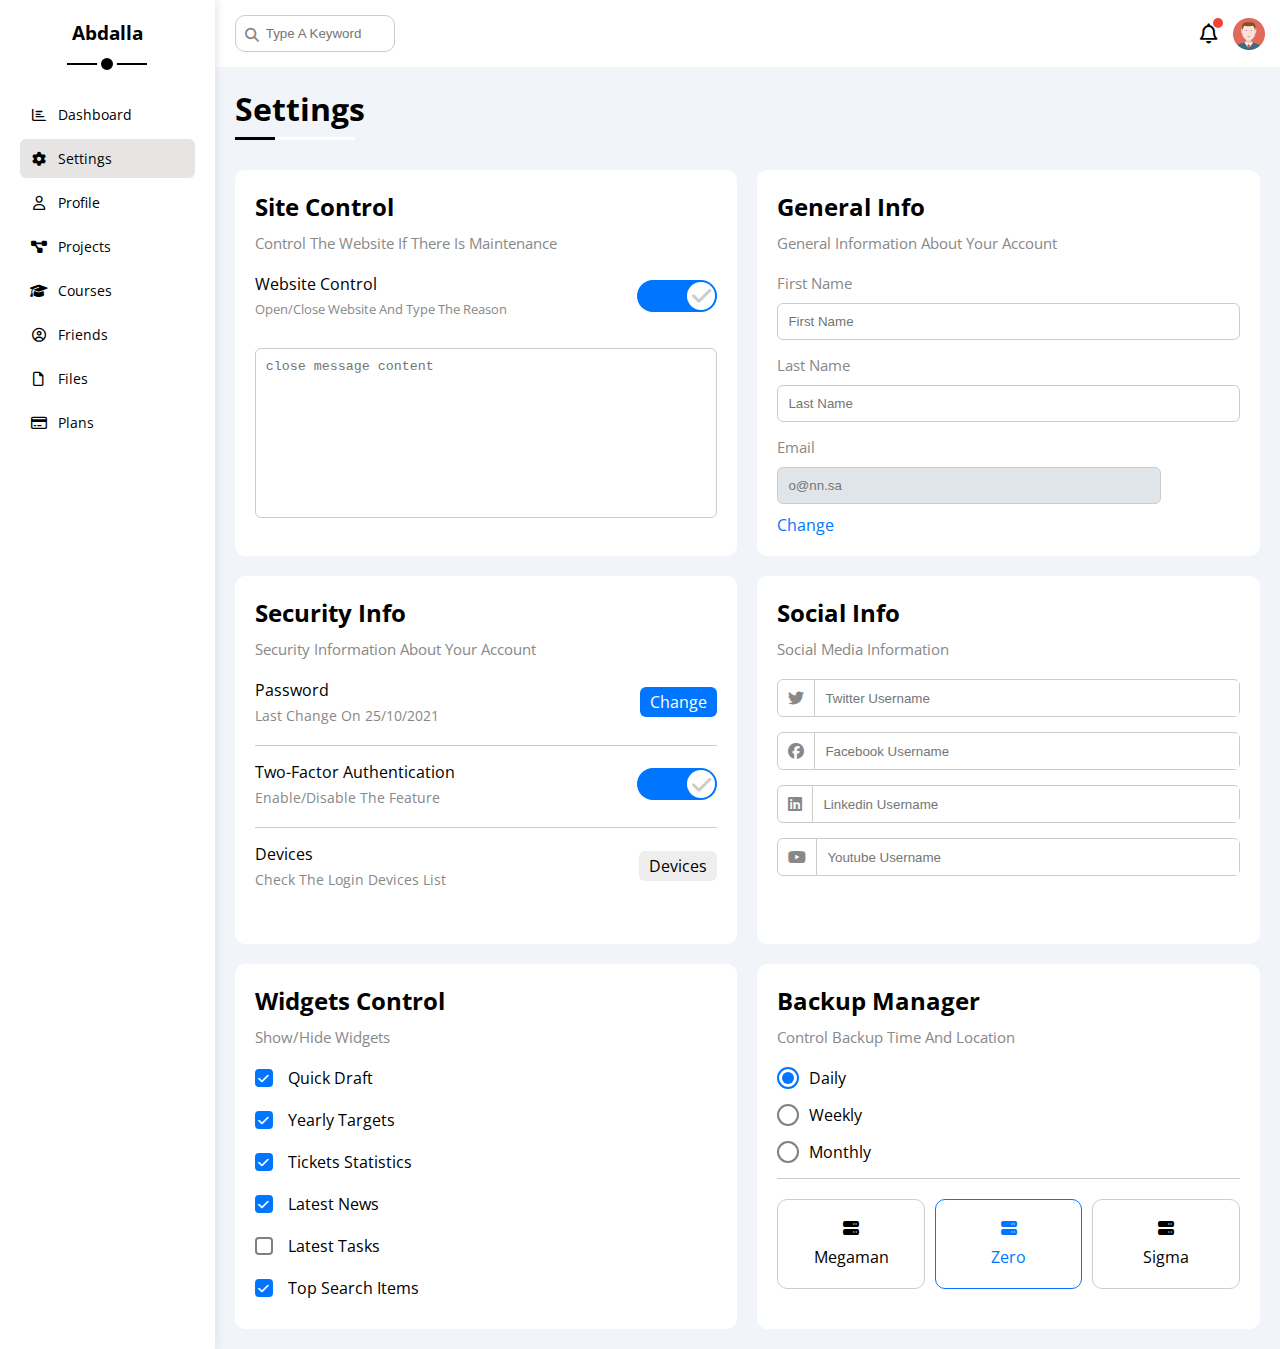
<file: settings.html>
<!DOCTYPE html>
<html lang="en">
  <head>
    <meta charset="UTF-8" />
    <meta name="viewport" content="width=device-width, initial-scale=1.0" />
    <title>Settings</title>
    <!-- Font Awesome Library  -->
    <link rel="stylesheet" href="./CSS/all.min.css" />
    <link rel="stylesheet" href="./CSS/My Frame Work.css" />
    <link rel="stylesheet" href="./CSS/Master.css" />
    <!-- Google Fonts  -->
    <link rel="preconnect" href="https://fonts.googleapis.com" />
    <link rel="preconnect" href="https://fonts.gstatic.com" crossorigin />
    <link
      href="https://fonts.googleapis.com/css2?family=Open+Sans:ital,wght@0,300..800;1,300..800&display=swap"
      rel="stylesheet"
    />
  </head>
  <body>
    <div class="page d-flex">
      <div class="sidebar bg-white p-20 p-relative">
        <h3 class="p-relative txt-c mt-0">Abdalla</h3>
        <ul>
          <li>
            <a
              class="d-flex align-center fs-14 c-black rad-6 p-10"
              href="index.html"
            >
              <i class="fa-regular fa-chart-bar fa-fw"></i>
              <span class="fs-14 hide-mobile">Dashboard</span>
            </a>
          </li>
          <li>
            <a
              class="active d-flex align-center fs-14 c-black rad-6 p-10"
              href="settings.html"
            >
              <i class="fa-solid fa-gear fa-fw"></i>
              <span class="fs-14 hide-mobile">Settings</span>
            </a>
          </li>
          <li>
            <a
              class="d-flex align-center fs-14 c-black rad-6 p-10"
              href="profile.html"
            >
              <i class="fa-regular fa-user fa-fw"></i>
              <span class="fs-14 hide-mobile">Profile</span>
            </a>
          </li>
          <li>
            <a
              class="d-flex align-center fs-14 c-black rad-6 p-10"
              href="projects.html"
            >
              <i class="fa-solid fa-diagram-project fa-fw"></i>
              <span class="fs-14 hide-mobile">Projects</span>
            </a>
          </li>
          <li>
            <a
              class="d-flex align-center fs-14 c-black rad-6 p-10"
              href="courses.html"
            >
              <i class="fa-solid fa-graduation-cap fa-fw"></i>
              <span class="fs-14 hide-mobile">Courses</span>
            </a>
          </li>
          <li>
            <a
              class="d-flex align-center fs-14 c-black rad-6 p-10"
              href="friends.html"
            >
              <i class="fa-regular fa-circle-user fa-fw"></i>
              <span class="fs-14 hide-mobile">Friends</span>
            </a>
          </li>
          <li>
            <a
              class="d-flex align-center fs-14 c-black rad-6 p-10"
              href="files.html"
            >
              <i class="fa-regular fa-file fa-fw"></i>
              <span class="fs-14 hide-mobile">Files</span>
            </a>
          </li>
          <li>
            <a
              class="d-flex align-center fs-14 c-black rad-6 p-10"
              href="plans.html"
            >
              <i class="fa-regular fa-credit-card fa-fw"></i>
              <span class="fs-14 hide-mobile">Plans</span>
            </a>
          </li>
        </ul>
      </div>
      <div class="content w-full">
        <!-- Start Head -->
        <div class="head bg-white p-15 between-flex">
          <div class="search p-relative">
            <input
              class="p-10 rad-10"
              type="search"
              placeholder="Type A Keyword"
            />
          </div>
          <div class="icons d-flex align-center">
            <span class="notification p-relative">
              <i class="fa-regular fa-bell fa-lg"></i>
            </span>
            <img decoding="async" src="imgs/avatar.png" alt="" />
          </div>
        </div>
        <!-- End Head -->
        <h1 class="p-relative">Settings</h1>
        <div class="container d-grid">
          <!-- Start Site Control -->
          <div class="site p-20 bg-white rad-10">
            <h2 class="mt-0 mb-10 txt-c-mobile">Site Control</h2>
            <p class="fs-15 c-grey txt-c-mobile m-0">
              Control The Website If There Is Maintenance
            </p>
            <div class="control between-flex mt-20 mb-20">
              <div class="text">
                <span class="d-block m-0">Website Control</span>
                <span class="d-block c-grey fs-13 mt-5"
                  >Open/Close Website And Type The Reason</span
                >
              </div>
              <label>
                <input type="checkbox" checked />
                <div class="switch"></div>
              </label>
            </div>
            <textarea placeholder="close message content"></textarea>
          </div>
          <!-- End Site Control -->
          <!-- --------------- -->
          <!-- Start General Info  -->
          <div class="info p-20 bg-white rad-10">
            <h2 class="mt-0 mb-10 txt-c-mobile">General Info</h2>
            <p class="fs-15 c-grey txt-c-mobile mt-0 mb-20">
              General Information About Your Account
            </p>
            <p class="f-name c-grey fs-15 mb-10">First Name</p>
            <input type="text" placeholder="First Name" />
            <p class="l-name c-grey fs-15 mb-10">Last Name</p>
            <input type="text" placeholder="Last Name" />
            <p class="email c-grey fs-15 mb-10">Email</p>
            <input type="email" placeholder="o@nn.sa" disabled />
            <a href="#" class="c-blue">Change</a>
          </div>
          <!-- End General Info  -->
          <!-- ---------------- -->
          <!-- Security Info -->
          <div class="Security p-20 bg-white rad-10">
            <h2 class="mt-0 mb-10 txt-c-mobile">Security Info</h2>
            <p class="fs-15 c-grey txt-c-mobile mt-0 mb-20">
              Security Information About Your Account
            </p>
            <div class="pass between-flex pb-20 mb-15">
              <div class="text">
                <p class="mt-0 mb-5">Password</p>
                <span class="c-grey fs-14 d-block"
                  >Last Change On 25/10/2021</span
                >
              </div>
              <a href="#" class="btn-shape fs-16 c-white bg-blue w-fit"
                >Change</a
              >
            </div>
            <div class="factor between-flex pb-20 mb-15">
              <div class="text">
                <p class="mt-0 mb-5">Two-Factor Authentication</p>
                <span class="c-grey fs-14 d-block"
                  >Enable/Disable The Feature</span
                >
              </div>
              <label>
                <input type="checkbox" checked />
                <div class="switch"></div>
              </label>
            </div>
            <div class="devices between-flex pb-20 mb-15">
              <div class="text">
                <p class="mt-0 mb-5">Devices</p>
                <span class="c-grey fs-14 d-block"
                  >Check The Login Devices List</span
                >
              </div>
              <a href="#" class="btn-shape fs-16 c-black bg-eee w-fit"
                >Devices</a
              >
            </div>
          </div>
          <!-- End Info -->
          <!-- ------------- -->
          <!-- Start Social Info  -->
          <div class="social p-20 bg-white rad-10">
            <h2 class="mt-0 mb-10 txt-c-mobile">Social Info</h2>
            <p class="fs-15 c-grey txt-c-mobile mt-0 mb-20">
              Social Media Information
            </p>
            <div class="row d-flex align-center mb-15 rad-6">
              <input
                type="text"
                placeholder="Twitter Username"
                class="p-10 h-full c-grey f-1"
              />
              <i class="fa-brands fa-twitter h-full c-grey p-10"></i>
            </div>
            <div class="row d-flex align-center mb-15 rad-6">
              <input
                type="text"
                placeholder="Facebook Username"
                class="p-10 h-full c-grey f-1"
              />
              <i class="fa-brands fa-facebook h-full c-grey p-10"></i>
            </div>
            <div class="row d-flex align-center mb-15 rad-6">
              <input
                type="text"
                placeholder="Linkedin Username"
                class="p-10 h-full c-grey f-1"
              />
              <i class="fa-brands fa-linkedin h-full c-grey p-10"></i>
            </div>
            <div class="row d-flex align-center mb-15 rad-6">
              <input
                type="text"
                placeholder="Youtube Username"
                class="p-10 h-full c-grey f-1"
              />
              <i class="fa-brands fa-youtube h-full c-grey p-10"></i>
            </div>
          </div>
          <!-- End Social Info  -->
          <!-- ---------------- -->
          <!-- Widgets Control -->
          <div class="widgets p-20 bg-white rad-10">
            <h2 class="mt-0 mb-10 txt-c-mobile">Widgets Control</h2>
            <p class="fs-15 c-grey txt-c-mobile mt-0 mb-20">
              Show/Hide Widgets
            </p>
            <form>
              <label for="draft" class="mb-20">
                <input type="checkbox" id="draft" checked />
                <div class="check"></div>
                Quick Draft</label
              >
              <label for="Targets" class="mb-20">
                <input type="checkbox" id="Targets" checked />
                <div class="check"></div>
                Yearly Targets</label
              >
              <label for="Tickets" class="mb-20">
                <input type="checkbox" id="Tickets" checked />
                <div class="check"></div>
                Tickets Statistics</label
              >
              <label for="News" class="mb-20">
                <input type="checkbox" id="News" checked />
                <div class="check"></div>
                Latest News</label
              >
              <label for="Tasks" class="mb-20">
                <input type="checkbox" id="Tasks" />
                <div class="check"></div>
                Latest Tasks</label
              >
              <label for="Search" class="mb-10">
                <input type="checkbox" id="Search" checked />
                <div class="check"></div>
                Top Search Items</label
              >
            </form>
          </div>
          <!-- End Control -->
          <!-- ---------- -->
          <!-- Start Backup Manager  -->
          <div class="backup p-20 bg-white rad-10">
            <h2 class="mt-0 mb-10 txt-c-mobile">Backup Manager</h2>
            <p class="fs-15 c-grey txt-c-mobile mt-0 mb-20">
              Control Backup Time And Location
            </p>
            <label for="one" class="mb-15 d-flex align-center">
              <input type="radio" id="one" name="c-r" checked />
              <div class="custom-radio"></div>
              Daily
            </label>
            <label for="two" class="mb-15 d-flex align-center">
              <input type="radio" id="two" name="c-r" />
              <div class="custom-radio"></div>
              Weekly
            </label>
            <label for="three" class="mb-15 d-flex align-center">
              <input type="radio" id="three" name="c-r" />
              <div class="custom-radio"></div>
              Monthly
            </label>
            <div class="choices d-flex align-center pt-20 gap-10">
              <label for="four" class="second-label">
                <input type="radio" id="four" name="c-r-2" />
                <div class="custom-choices">
                  <i class="fa-solid fa-server d-block mb-10"></i>
                  <span class="fs-16">Megaman</span>
                </div>
              </label>
              <label for="five" class="second-label ">
                <input type="radio" id="five" name="c-r-2" checked />
                <div class="custom-choices">
                  <i class="fa-solid fa-server d-block mb-10"></i>
                  <span class="fs-16">Zero</span>
                </div>
              </label>
              <label for="six" class="second-label ">
                <input type="radio" id="six" name="c-r-2" />
                <div class="custom-choices">
                  <i class="fa-solid fa-server d-block mb-10"></i>
                  <span class="fs-16">Sigma</span>
                </div>
              </label>
            </div>
          </div>
          <!-- End Backup Manager  -->
        </div>
      </div>
    </div>
  </body>
</html>
</file>
<file: CSS/My Frame Work.css>
:root {
  --blue-color: #0075ff;
  --blue-alt-color: #0755ae;
  --orange-color: #f59e0b;
  --green-color: #22c55e;
  --red-color: #f44336;
  --grey-color: #888;
  --grey-hover-color: #c6bebe;
  --main-border: 1px solid #ccc;
  --alt-border: 1px solid #eee;
  --bg-color: #eee;
  --bg-alt-color: #ccc;
}
/* Start Box  */
.d-flex {
  display: flex;
}
.justify-center {
  justify-content: center;
}
.space-between {
  justify-content: space-between;
}
.align-center {
  align-items: center;
}
.between-flex {
  display: flex;
  justify-content: space-between;
  align-items: center;
}
.center-flex {
  display: flex;
  justify-content: center;
  align-items: center;
}
.justify-end {
  justify-content: flex-end;
}
.f-wrap {
  flex-wrap: wrap;
}
.f-1 {
  flex-grow: 1;
}
.d-grid {
  display: grid;
}
.gap-5 {
  gap: 5px;
}
.gap-10 {
  gap: 10px;
}

.gap-20 {
  gap: 20px;
}

.w-full {
  width: 100%;
}
.w-fit {
  width: fit-content;
}
.h-full {
  height: 100%;
}
.d-block {
  display: block;
}
@media (max-width: 767px) {
  .hide-mobile {
    display: none;
  }
  .block-mobile {
    display: block;
  }
}
.btn-shape {
  padding: 4px 10px;
  border-radius: 6px;
}
/* End Box  */
/* Start Padding & Margin  */
.p-10 {
  padding: 10px;
}
.p-15 {
  padding: 15px;
}
.p-20 {
  padding: 20px;
}
.pt-5 {
  padding-top: 5px;
}
.pt-10 {
  padding-top: 10px;
}

.pt-15 {
  padding-top: 15px;
}


.pt-20 {
  padding-top: 20px;
}
.pb-10 {
  padding-bottom: 10px;
}
.pb-15 {
  padding-bottom: 15px;
}

.pb-20 {
  padding-bottom: 20px;
}
/* ------------------------ */
.m-0 {
  margin: 0px;
}
.m-10 {
  margin: 10px;
}
.m-20 {
  margin: 20px;
}
.mt-0 {
  margin-top: 0px;
}
.mt-5 {
  margin-top: 5px;
}
.mt-10 {
  margin-top: 10px;
}
.mt-15 {
  margin-top: 15px;
}

.mt-20 {
  margin-top: 20px;
}
.mr-5 {
  margin-right: 5 x;
}
.mr-10 {
  margin-right: 10px;
}

.mr-15 {
  margin-right: 15px;
}
.mr-20 {
  margin-right: 20px;
}

.mb-5 {
  margin-bottom: 5px;
}

.mb-10 {
  margin-bottom: 10px;
}
.mb-15 {
  margin-bottom: 15px;
}

.mb-20 {
  margin-bottom: 20px;
}
.ml-15 {
  margin-left: 15px;
}
.ml-20 {
  margin-left: 20px;
}


/* End Padding & Margin  */
/* Start Colors  */
.bg-white {
  background-color: white;
}
.bg-eee {
  background-color: #eee;
}
.bg-ccc {
  background-color: #ccc;
}

.bg-blue {
  background-color: var(--blue-color);
}
.bg-green {
  background-color: var(--green-color);
}
.bg-orange {
  background-color: var(--orange-color);
}
.bg-red {
  background-color: var(--red-color);
}

.c-black {
  color: black;
}
.c-white {
  color: white;
}
.c-blue {
  color: var(--blue-color);
}
.c-green {
  color: var(--green-color);
}
.c-orange {
  color: var(--orange-color);
}
.c-red {
  color: var(--red-color);
}
.c-grey {
  color: var(--grey-color);
}
/* End Colors  */
/* Start Positions  */
.p-relative {
  position: relative;
}
.p-absolute {
  position: absolute;
}
/* End Positions  */
/* Start Fonts  */
.txt-c {
  text-align: center;
}
@media (max-width: 767px) {
  .txt-c-mobile {
    text-align: center;
  }
}

.fs-13 {
  font-size: 13px;
}
.fs-14 {
  font-size: 14px;
}

.fs-15 {
  font-size: 15px;
}
.fs-16 {
  font-size: 16px;
}

.fs-25 {
  font-size: 25px;
}
.fw-bold {
  font-weight: bold;
}
/* End Fonts  */
/* Start Border  */
.rad-6 {
  border-radius: 6px;
}
.rad-10 {
  border-radius: 10px;
}

/* End Border  */
</file>
<file: CSS/Master.css>
:root {
  --blue-color: #0075ff;
  --blue-alt-color: #0755ae;
  --orange-color: #f59e0b;
  --green-color: #22c55e;
  --red-color: #f44336;
  --grey-color: #888;
  --grey-hover-color: #c6bebe;
  --main-border: 1px solid #ccc;
  --alt-border: 1px solid #dfd8d8;
  --bg-color: #eee;
  --bg-alt-color: #ccc;
}
* {
  box-sizing: border-box;
}
body {
  font-family: "Open Sans", sans-serif;
  margin: 0;
}
*:focus {
  outline: none;
}
a {
  text-decoration: none;
}
ul {
  list-style: none;
  padding: 0;
}
::-webkit-scrollbar {
  width: 15px;
}
::-webkit-scrollbar-track {
  background-color: white;
}
::-webkit-scrollbar-thumb {
  background-color: var(--blue-color);
}
::-webkit-scrollbar-thumb:hover {
  background-color: var(--blue-alt-color);
}
.page {
  background-color: #f1f5f9;
  min-height: 100vh;
}
/* Start Dashboard Page  */
/* -------------------- */
/* Start sidebar  */
.sidebar {
  width: 250px;
  box-shadow: 0 0 10px #ddd;
}
.sidebar > h3 {
  margin-bottom: 50px;
}
@media (min-width: 768px) {
  .sidebar > h3::before,
  .sidebar > h3::after {
    content: "";
    background-color: black;
    transform: translateX(-50%);
    position: absolute;
    left: 50%;
  }
  .sidebar > h3::before {
    width: 80px;
    height: 2px;
    bottom: -20px;
  }
  .sidebar > h3::after {
    bottom: -29px;
    width: 12px;
    height: 12px;
    border-radius: 50%;
    border: 4px solid white;
  }
}
.sidebar ul li a {
  transition: 0.3s;
  margin-bottom: 5px;
}
.sidebar ul li a:hover,
.sidebar ul li a.active {
  background-color: #e7e4e4;
}
.sidebar ul li a span {
  margin-left: 10px;
}
@media (max-width: 767px) {
  .sidebar {
    width: fit-content;
    padding: 10px;
  }
  .sidebar > h3 {
    font-size: 13px;
    margin-bottom: 15px;
  }
}
/* End sidebar  */
/* ----------- */
/* Start Content Header  */
.content {
  overflow: hidden;
}
.head .search::before {
  font-family: var(--fa-style-family-classic);
  content: "\f002";
  font-weight: 900;
  position: absolute;
  left: 15px;
  top: 50%;
  transform: translateY(-50%);
  font-size: 14px;
  color: var(--grey-color);
}
.head .search input {
  border: var(--main-border);
  margin-left: 5px;
  padding-left: 30px;
  width: 160px;
  transition: width 0.3s;
}
.head .search input:focus {
  width: 200px;
}
.head .search input::placeholder {
  transition: 0.3s;
}
.head .search input:focus::placeholder {
  opacity: 0;
}
.head .icons .notification::before {
  content: "";
  position: absolute;
  width: 10px;
  height: 10px;
  background-color: var(--red-color);
  border-radius: 50%;
  right: -5px;
  top: -5px;
}
.head .icons img {
  width: 32px;
  height: 32px;
  margin-left: 15px;
}
.page h1 {
  margin: 20px 20px 40px;
}
.page h1::before,
.page h1::after {
  content: "";
  height: 3px;
  position: absolute;
  bottom: -10px;
  left: 0;
}
.page h1::before {
  background-color: white;
  width: 120px;
}
.page h1::after {
  background-color: black;
  width: 40px;
}
/* End Content Header  */
/* ------------------ */
/* Start Content Wrapper  */
.wrapper {
  grid-template-columns: repeat(auto-fill, minmax(450px, 1fr));
  margin: 0 20px 20px;
}
@media (max-width: 767px) {
  .wrapper {
    grid-template-columns: minmax(200px, 1fr);
    margin-left: 10px;
    margin-right: 10px;
    gap: 10px;
  }
}
.wrapper .box {
  overflow: hidden;
}
/* End Content Wrapper  */
/* ------------------- */
/* Start Welcome  */

.welcome {
  overflow: hidden;
}
.welcome .intro img {
  width: 200px;
  margin-bottom: -10px;
}
.welcome .avatar {
  width: 64px;
  height: 64px;
  border: 2px solid white;
  border-radius: 50%;
  padding: 2px;
  box-shadow: 0 0 5px #ddd;
  margin-left: 20px;
  margin-top: -32px;
}
.welcome .body {
  border-top: 1px solid #dad5d5;
  border-bottom: 1px solid #dad5d5;
}
.welcome .body > div {
  flex: 1;
}
.welcome .visit {
  margin: 0 15px 15px auto;
  transition: 0.3s;
}
.welcome .visit:hover {
  background-color: var(--blue-alt-color);
}
@media (max-width: 767px) {
  .welcome .intro > div {
    margin: 0px auto 20px;
  }
  .welcome .avatar {
    margin-left: 0;
  }
  .welcome .body > div:not(:last-child) {
    margin-bottom: 20px;
  }
}
/* End Welcome  */
/* ------------ */
/* Start Quick Draft  */
.Quick input[type="text"],
.Quick textarea {
  border: none;
}
.Quick textarea {
  height: 200px;
  resize: none;
}
.Quick a {
  margin: 0 0 0 auto;
  transition: 0.3s;
}
.Quick a:hover {
  background-color: var(--blue-alt-color);
}
/* End Quick Draft  */
/* ---------------- */
/* Start Yearly Targets  */
.targets .target-row .icon {
  width: 80px;
  height: 80px;
  margin-right: 15px;
}
.targets .details {
  flex: 1;
}
.targets .details .progress {
  height: 4px;
}
.targets .details .progress > span {
  position: absolute;
  left: 0;
  top: 0;
  height: 100%;
}
.targets .details .progress > span span {
  position: absolute;
  bottom: 16px;
  right: -16px;
  color: white;
  padding: 2px 5px;
  border-radius: 6px;
  font-size: 13px;
}
.targets .details .progress > span span::after {
  content: "";
  border-color: transparent;
  border-width: 5px;
  border-style: solid;
  position: absolute;
  bottom: -10px;
  left: 50%;
  transform: translateX(-50%);
}
.targets .details .progress > .blue span::after {
  border-top-color: var(--blue-color);
}
.targets .details .progress > .orange span::after {
  border-top-color: var(--orange-color);
}
.targets .details .progress > .green span::after {
  border-top-color: var(--green-color);
}
.blue .icon,
.blue .progress {
  background-color: rgb(0 117 255 / 20%);
}
.orange .icon,
.orange .progress {
  background-color: rgb(245 158 11 / 20%);
}
.green .icon,
.green .progress {
  background-color: rgb(34 197 94 / 20%);
}

/* End Yearly Targets  */
/* ------------------ */
/* Start Tickets  */
.tickets .box {
  border: var(--main-border);
  flex-basis: calc(50% - 10px);
  flex-direction: column;
}
@media (max-width: 767px) {
  .tickets .box {
    flex-basis: 100%;
  }
}
/* End Tickets  */
/* ------------ */
/* Start Latest News  */
.news .row:not(:last-child) {
  border-bottom: var(--main-border);
  padding-top: 20px;
  padding-bottom: 20px;
}
.news .row img {
  width: 100px;
  height: 60px;
  border-radius: 6px;
}
@media (max-width: 767px) {
  .news .row {
    flex-direction: column;
  }
}
.news .row .info {
  flex: 1;
}
.news .row h3 {
  margin-bottom: -10px;
  font-size: 16px;
  font-weight: bold;
}
.news .row .info span {
  font-size: 13px;
  background-color: var(--bg-color);
  padding: 3px 10px;
}
@media (max-width: 767px) {
  .news .row .info {
    flex-direction: column;
  }
}

/* End Latest News  */
/* ------------------- */
/* Start Latest Tasks  */
.tasks .row:not(:last-child) {
  border-bottom: var(--main-border);
}
.tasks .special {
  border: none;
  opacity: 0.4;
}
.tasks .row i {
  transition: 0.3s;
}
.tasks .row i:hover {
  color: var(--red-color);
  cursor: pointer;
}

/* End Latest Tasks  */
/* Start Top Search  */
.top .head-row {
  opacity: 0.4;
}
/* End Top Search  */
/* ------------------ */
/* Start Latest Uploads  */
.upload .row:not(:last-of-type) {
  border-bottom: var(--main-border);
}
.upload img {
  width: 40px;
  margin-right: 10px;
}
/* End Latest Uploads  */
/* ------------------ */
/* Start Latest Projects  */
.project .shape {
  width: 20px;
  height: 20px;
  background-color: var(--blue-color);
  border-radius: 50%;
  border: solid 2px white;
  outline: solid 2px var(--blue-color);
  position: relative;
}
.project .row:not(:last-of-type) .shape::before {
  content: "";
  position: absolute;
  top: calc(100% + 4px);
  left: 50%;
  transform: translateX(-50%);
  width: 2px;
  height: 30px;
  background-color: var(--blue-color);
}
.project .row:last-of-type .shape {
  background-color: white;
}
.project .special .shape {
  animation: flash 1s infinite alternate-reverse;
}
@keyframes flash {
  to {
    background-color: white;
  }
}
/* End Latest Projects  */
/* ---------------------- */
/* Start Reminders  */
.reminders .row .circle {
  padding: 25px 20px;
  position: relative;
}
.reminders .blue .circle {
  border-right: 2px solid var(--blue-color);
}
.reminders .green .circle {
  border-right: 2px solid var(--green-color);
}
.reminders .orange .circle {
  border-right: 2px solid var(--orange-color);
}
.reminders .red .circle {
  border-right: 2px solid var(--red-color);
}
.reminders .row .circle span {
  width: 15px;
  height: 15px;
  border-radius: 50%;
  background-color: var(--blue-color);
  position: absolute;
  top: 50%;
  left: 50%;
  transform: translate(-50%, -50%);
}
.reminders .blue .circle span {
  background-color: var(--blue-color);
}
.reminders .green .circle span {
  background-color: var(--green-color);
}
.reminders .orange .circle span {
  background-color: var(--orange-color);
}
.reminders .red .circle span {
  background-color: var(--red-color);
}
/* End Reminders  */
/* --------------- */
/* Start Latest Posts  */
.post img {
  width: 50px;
  height: 50px;
  margin-right: 15px;
}
.post .text {
  border-bottom: var(--main-border);
  border-top: var(--main-border);
  line-height: 1.8;
  margin-bottom: 0;
}
/* End Latest Posts  */
/* -------------------- */
/* Start Social Media  */
.social-media .box {
  padding-left: 70px;
}
.social-media .box i {
  position: absolute;
  left: 0;
  top: 0;
  width: 52px;
  transition: 0.3s;
}
.social-media .box i:hover {
  transform: rotate(5deg);
}
.social-media .twitter {
  background-color: rgb(29 161 242 / 20%);
  color: #1da1f2;
}
.social-media .twitter i,
.social-media .twitter a {
  background-color: #1da1f2;
}
.social-media .facebook {
  background-color: rgb(24 119 242 / 20%);
  color: #1da1f2;
}
.social-media .facebook i,
.social-media .facebook a {
  background-color: #1877f2;
}
.social-media .youtube {
  background-color: rgb(255 0 0 / 20%);
  color: #ff0000;
}
.social-media .youtube i,
.social-media .youtube a {
  background-color: #ff0000;
}
.social-media .linkedin {
  background-color: rgb(0 119 181 / 20%);
  color: #0077b5;
}
.social-media .linkedin i,
.social-media .linkedin a {
  background-color: #0077b5;
}
/* End Social Media  */
/* ----------------- */
/* Start Table  */
.table {
  overflow-x: auto;
}
.table table {
  width: 100%;
  border: #e9e3e3 1px solid;
  border-spacing: 0px;
  min-width: 1000px;
}
.table table thead th {
  font-size: 15px;
  font-weight: bold;
  padding: 15px;
  text-align: center;
  background-color: #e9e3e3;
}
.table table tr td {
  border: var(--alt-border);
  padding: 15px;
  font-size: 15px;
  text-align: center;
}
.table table p {
  margin: 0 auto;
}
.table .images {
  display: flex;
  align-items: center;
}
.table img {
  width: 36px;
  height: 36px;
  border-radius: 50%;
  margin-right: -18px;
  border: 2px solid white;
}

/* End Table  */
/* End Dashboard Page  */
/* ---------------------------------------------------------------------------------- */
/* ---------------------------------------------------------------------------------- */
/* Start Setting Page  */
.container {
  grid-template-columns: repeat(auto-fill, minmax(450px, 1fr));
  margin: 0px 20px 20px;
  gap: 20px;
}
@media (max-width: 767px) {
  .container {
    grid-template-columns: minmax(100px, 1fr);
    margin: 0px 10px 20px;
    gap: 10px;
  }
}
/* Start Site Control  */
label input {
  display: none;
}
label .switch {
  position: relative;
  transition: 0.3s;
  width: 80px;
  height: 32px;
  background-color: var(--bg-alt-color);
  border-radius: 16px;
  cursor: pointer;
}
label .switch::before {
  content: "\f00d";
  font-family: var(--fa-style-family-classic);
  font-weight: 900;
  position: absolute;
  transition: 0.3s;
  height: 28px;
  width: 28px;
  border-radius: 50%;
  color: var(--bg-alt-color);
  top: 2px;
  left: 2px;
  background-color: white;
  display: flex;
  justify-content: center;
  align-items: center;
  font-size: 22px;
}
label input:checked + .switch {
  background-color: var(--blue-color);
}
label input:checked + .switch::before {
  left: 50px;
  content: "\f00c";
}
.site textarea {
  width: 100%;
  height: 170px;
  border: var(--main-border);
  padding: 10px;
  resize: none;
  border-radius: 6px;
  margin-top: 10px;
}
/* End Site Control  */
/* ----------------- */
/* Start General Info  */
.info input {
  padding: 10px;
  width: 100%;
  border: var(--main-border);
  border-radius: 6px;
}
.info input[type="email"] {
  width: 83%;
  margin-right: 20px;
  background-color: #e0e5ea;
  margin-bottom: 10px;
  cursor: no-drop;
}
/* End General Info  */
/* ----------------- */
/* Start Security info  */
.Security .pass {
  border-bottom: var(--main-border);
}
.Security a {
  transition: 0.3s;
}
.Security .pass a:hover {
  background-color: var(--blue-alt-color);
}

.Security .factor {
  border-bottom: var(--main-border);
}

.Security .devices a:hover {
  background-color: var(--grey-hover-color);
}
/* End Security info  */
/* ------------------- */
/* Start Social Info  */
.social .row {
  border: var(--main-border);
  flex-direction: row-reverse;
}
.social i {
  border-right: var(--main-border);
  transition: 0.3s;
}
.social .row input {
  border: none;
}
.social .row input:focus + i {
  color: black;
}

/* End Social Info  */
/* --------------- */
/* Widgets Control */
.widgets input {
}
.widgets label {
  display: flex;
  align-items: center;
  width: fit-content;
  cursor: pointer;
}
.widgets label input {
  display: none;
}
.widgets label .check {
  position: relative;
  width: 18px;
  height: 18px;
  border: 2px solid grey;
  border-radius: 4px;
  margin-right: 15px;
  transition: 0.3s;
}

.widgets label .check::before {
  content: "\f00c";
  font-family: var(--fa-style-family-classic);
  font-weight: 900;
  font-size: 12px;
  position: absolute;
  top: 0;
  left: 0;
  width: 100%;
  height: 100%;
  display: flex;
  justify-content: center;
  align-items: center;
  background-color: white;
  color: white;
  transition: 0.3s;
  transform: scale(0);
}
.widgets label input:checked + .check {
  border-color: var(--blue-color);
}
.widgets label input:hover + .check {
  border-color: var(--blue-color);
}
.widgets label input:checked + .check::before {
  background-color: var(--blue-color);
  transform: scale(1) rotate(360deg);
}
/* End Control */
/* ----------- */
/* Start Backup Manager  */
.backup label {
  cursor: pointer;
}
.backup label input {
  display: none;
}
.backup label .custom-radio {
  position: relative;
  width: 22px;
  height: 22px;
  border: 2px solid grey;
  border-radius: 50%;
  margin-right: 10px;
  transition: 0.3s;
}

.backup label .custom-radio::before {
  content: "";
  position: absolute;
  top: 50%;
  left: 50%;
  transform: translate(-50%, -50%);
  width: 12px;
  height: 12px;
  background-color: white;
  transition: 0.3s;
  border-radius: 50%;
}
.backup label input:checked + .custom-radio {
  border-color: var(--blue-color);
}
.backup label input:checked + .custom-radio::before {
  background-color: var(--blue-color);
}
.choices {
  border-top: var(--main-border);
}
.choices .second-label {
  flex-basis: calc((100% / 3) - (20px / 3));
  cursor: pointer;
}
@media (max-width: 767px) {
  .choices {
    flex-direction: column;
  }
  .choices .second-label {
    width: 80%;
  }
}
.choices .second-label input {
  display: none;
}
.choices .second-label .custom-choices {
  position: relative;
  border: var(--main-border);
  transition: 0.3s;
  padding: 20px;
  text-align: center;
  border-radius: 10px;
}

.choices .second-label input:checked + .custom-choices {
  border-color: var(--blue-color);
  color: var(--blue-color);
}
/* End Backup Manager  */
/* End Setting Page  */
/* ------------------------------------------------------------------------------ */
/* ------------------------------------------------------------------------------ */
/* Start Profile Page  */
.profile-page {
  margin: 0px 20px 20px;
}
/* Start Profile  */
.overview {
  margin-bottom: 20px;
}
.profile-page label .switch {
  width: 100px;
  height: 20px;
}
.profile-page label .switch::before {
  height: 16px;
  width: 16px;
  border-radius: 50%;
  top: 2px;
  left: 2px;
  font-size: 14px;
}
.profile-page label input:checked + .switch::before {
  left: 82px;
  content: "\f00c";
}
@media (max-width: 767px) {
  .profile-page .info-box .switch {
    margin: auto;
  }
}
@media (max-width: 767px) {
  .profile-page .overview {
    flex-direction: column;
  }
}
.profile-page .avatar-box {
  width: 300px;
}
@media (min-width: 768px) {
  .profile-page .avatar-box {
    border-right: 1px solid #eee;
  }
}
.profile-page .avatar-box > img {
  width: 120px;
  height: 120px;
}
.profile-page .avatar-box .level {
  height: 6px;
  overflow: hidden;
  margin: auto;
  width: 70%;
}
.profile-page .avatar-box .level span {
  position: absolute;
  left: 0;
  top: 0;
  height: 100%;
  background-color: var(--blue-color);
  border-radius: 6px;
}
.profile-page .info-box .box {
  flex-wrap: wrap;
  border-bottom: 1px solid #eee;
  transition: 0.3s;
}
.profile-page .info-box .box:hover {
  background-color: #f9f9f9;
}
.profile-page .info-box .box > div {
  min-width: 250px;
  padding: 10px 0 0;
}
.profile-page .info-box h4 {
  font-weight: normal;
}
/* End Profile  */
/* ----------------- */
/* Start Skills & Activity  */
@media (max-width: 767px) {
  .profile-page .other-data {
    flex-direction: column;
  }
}
.profile-page .skills-card {
  flex-grow: 1;
}
.profile-page .skills-card ul li {
  padding: 15px 0;
}
.profile-page .skills-card ul li:not(:last-child) {
  border-bottom: 1px solid #eee;
}
.profile-page .skills-card ul li span {
  display: inline-flex;
  padding: 4px 10px;
  background-color: #eee;
  border-radius: 6px;
  font-size: 14px;
}
.profile-page .skills-card ul li span:not(:last-child) {
  margin-right: 5px;
}
.profile-page .activities {
  flex-grow: 2;
}
.profile-page .activity:not(:last-of-type) {
  border-bottom: 1px solid #eee;
  padding-bottom: 20px;
  margin-bottom: 20px;
}
.profile-page .activity img {
  width: 64px;
  height: 64px;
  margin-right: 10px;
}
@media (min-width: 768px) {
  .profile-page .activity .date {
    margin-left: auto;
    text-align: right;
  }
}
@media (max-width: 767px) {
  .profile-page .activity {
    flex-direction: column;
  }
  .profile-page .activity img {
    margin-right: 0;
    margin-bottom: 15px;
  }
  .profile-page .activity .date {
    margin-top: 15px;
  }
} /* End Skills & Activity  */
/* End Profile Page  */
/* -------------------------------------------------------------- */
/* -------------------------------------------------------------- */
/* Start Projects Page  */
.projects-page {
  grid-template-columns: repeat(auto-fill, minmax(450px, 1fr));
}
.projects-page .box p {
  position: relative;
}
.projects-page .box p::before {
  position: absolute;
  content: "15/6/2022";
  font-size: 13px;
  color: var(--grey-color);
  top: -10px;
  right: -10px;
}
@media (max-width: 767px) {
  .projects-page {
    grid-template-columns: minmax(200px, 1fr);
    gap: 10px;
    margin: 0 10px 10px;
  }
}
.projects-page .icons {
  margin-top: 50px;
}
.projects-page .icons img {
  border-radius: 50%;
  width: 40px;
  height: 40px;
  margin-right: -15px;
  border: 2px solid white;
}
.projects-page .icons a:hover {
  z-index: 5;
}
.projects-page .skills {
  border-top: var(--alt-border);
  border-bottom: var(--alt-border);
}
@media (max-width: 767px) {
  .projects-page .skills {
    flex-direction: column;
    align-items: flex-end;
  }
}
.projects-page .prog {
  background-color: var(--bg-color);
  overflow: hidden;
  height: 8px;
  width: 50%;
}
.projects-page .prog > span {
  position: absolute;
  top: 0;
  left: 0;
  height: 100%;
  width: 50%;
  border-radius: 10px;
}
.projects-page .box:nth-of-type(1) .prog > span {
  background-color: var(--red-color);
  width: 50%;
}
.projects-page .box:nth-of-type(2) .prog > span {
  background-color: var(--green-color);
  width: 85%;
}
.projects-page .box:nth-of-type(3) .prog > span {
  background-color: var(--blue-color);
  width: 50%;
}
.projects-page .box:nth-of-type(4) .prog > span {
  background-color: var(--red-color);
  width: 100%;
}
.projects-page .box:nth-of-type(5) .prog > span {
  background-color: var(--green-color);
  width: 60%;
}
.projects-page .box:nth-of-type(6) .prog > span {
  background-color: var(--green-color);
  width: 70%;
}
.projects-page .box:nth-of-type(7) .prog > span {
  background-color: var(--green-color);
  width: 55%;
}
.projects-page .box:nth-of-type(8) .prog > span {
  background-color: var(--green-color);
  width: 60%;
}
.projects-page .box:nth-of-type(9) .prog > span {
  background-color: var(--red-color);
  width: 90%;
}

/* End Projects Page  */
/* -------------------------------------------------------------- */
/* -------------------------------------------------------------- */
/* Start Courses Page  */
.courses-page {
  display: grid;
  grid-template-columns: repeat(auto-fill, minmax(300px, 1fr));
  gap: 20px;
  margin: 0px 20px 20px;
}
@media (max-width: 767px) {
  .projects-page {
    grid-template-columns: minmax(200px, 1fr);
    gap: 10px;
    margin: 0 10px 10px;
  }
}
.courses-page .box {
  overflow: hidden;
}
.courses-page .box .main {
  height: 270px;
}

.courses-page .box .alt {
  width: 64px;
  height: 64px;
  border-radius: 50%;
  border: 2px solid white;
  position: absolute;
  top: 20px;
  left: 20px;
}

.courses-page .box p {
  line-height: 1.6;
}
.courses-page .box span {
  margin: 20px auto 0px;
  position: relative;
}
.courses-page .box span::before {
  content: "";
  position: absolute;
  top: 50%;
  transform: translateY(-50%);
  left: 100%;
  height: 1px;
  background-color: #d4cece;
  width: 200px;
}
.courses-page .box span::after {
  content: "";
  position: absolute;
  top: 50%;
  transform: translateY(-50%);
  right: 100%;
  height: 1px;
  background-color: #d4cece;
  width: 200px;
}
.courses-page .box .foot {
  font-size: 13px;
  color: var(--grey-color);
}
.courses-page .box .foot i {
  margin-right: 5px;
}

/* End Courses Page  */
/* ----------------------------------------------------------- */
/* ----------------------------------------------------------- */
/* Start Friends Page  */
.friends-page {
  display: grid;
  grid-template-columns: repeat(auto-fill, minmax(300px, 1fr));
  gap: 20px;
  margin: 0px 20px 20px;
}
@media (max-width: 767px) {
  .friends-page {
    grid-template-columns: minmax(200px, 1fr);
    gap: 10px;
    margin: 0 10px 10px;
  }
}
.friends-page .icons i {
  height: 30px;
  width: 30px;
  background-color: #eee;
  transition: 0.3s;
  border-radius: 50%;
  font-size: 14px;
  color: var(--grey-color);
  display: flex;
  justify-content: center;
  align-items: center;
  margin-right: 5px;
}
.friends-page .icons i:hover {
  color: white;
  background-color: var(--blue-color);
  cursor: pointer;
}
.friends-page .main {
  margin-top: -10px;
  margin-bottom: 10px;
  text-align: center;
}
.friends-page .main img {
  width: 100px;
  height: 100px;
  border-radius: 50%;
}
.friends-page .info {
  border-bottom: var(--alt-border);
  border-top: var(--alt-border);
}
.friends-page .info .water-mark {
  font-size: 40px;
  color: var(--orange-color);
  opacity: 0.2;
  font-weight: bold;
}
/* End Friends Page  */
/* -------------------------------------------------------------- */
/* -------------------------------------------------------------- */
/* Start File Page  */
.files-page {
  margin: 0px 20px 20px;
  align-items: flex-start;
}
.files-page .files-container {
  display: grid;
  grid-template-columns: repeat(auto-fill, minmax(250px, 1fr));
  gap: 20px;
  flex: 1;
}
@media (max-width: 767px) {
  .files-page {
    margin: 0px 10px 10px;
    flex-direction: column-reverse;
    align-items: normal;
  }
  .files-page .files-container {
    grid-template-columns: minmax(200px, 1fr);
    gap: 10px;
  }
}
.files-page .files-container .box:hover img {
  transform: rotate(8deg);
}
.files-page .files-container .box i {
  position: absolute;
  top: 10px;
  left: 10px;
}
.files-page .files-container .box img {
  width: 64px;
  height: 64px;
  transition: 0.3s;
}
.files-page .files-container .foot {
  border-top: var(--alt-border);
}
.files-page .files-stats {
  min-width: 25%;
}
.files-page .files-stats .row {
  border: var(--alt-border);
  border-radius: 6px;
  margin-bottom: 15px;
}
.files-page .files-stats .row i {
  height: 50px;
  width: 50px;
  display: flex;
  justify-content: center;
  align-items: center;
  margin-right: 10px;
  background-color: #cce3ff;
}
.files-page .files-stats .row > span {
  margin-left: auto;
}

.files-page .files-stats .button {
  margin: 0 auto;
  text-align: center;
  transition: 0.3s;
}
.files-page .files-stats .button:hover {
  background-color: var(--blue-alt-color);
}
.files-page .files-stats .button:hover i {
  animation: jump 0.7s infinite;
}
@keyframes jump {
  0%,
  100% {
    transform: translateY(-2px);
  }
  50% {
    transform: translateY(2px);
  }
}

/* End File Page  */
/* ------------------------------------------------------------- */
/* ------------------------------------------------------------- */
/* Start Plans Page  */
.plans-page {
  display: grid;
  grid-template-columns: repeat(auto-fill, minmax(450px, 1fr));
  gap: 20px;
  margin: 0px 20px 20px;
}
@media (max-width: 767px) {
  .plans-page {
    grid-template-columns: minmax(200px, 1fr);
    gap: 10px;
    margin: 0px 10px 10px;
  }
}
.plans-page .box .heading {
  width: 100%;
  border: 3px solid white;
}
.plans-page .free .heading {
  outline: 3px solid var(--green-color);
  background-color: var(--green-color);
}
.plans-page .basic .heading {
  outline: 3px solid var(--blue-color);
  background-color: var(--blue-color);
}
.plans-page .Premium .heading {
  outline: 3px solid var(--orange-color);
  background-color: var(--orange-color);
}

.plans-page .box .heading .type {
  font-size: 24px;
  font-weight: bold;
}
.plans-page .box .heading .price {
  font-size: 40px;
  margin: auto;
}
.plans-page .box .heading .price::before {
  content: "$";
  font-size: 24px;
  position: absolute;
  top: -5px;
  left: -20px;
}
.plans-page .box .row {
  border-bottom: var(--alt-border);
}
.plans-page .box .row .help {
  margin-left: auto;
  cursor: pointer;
}
/* End Plans Page  */
</file>
